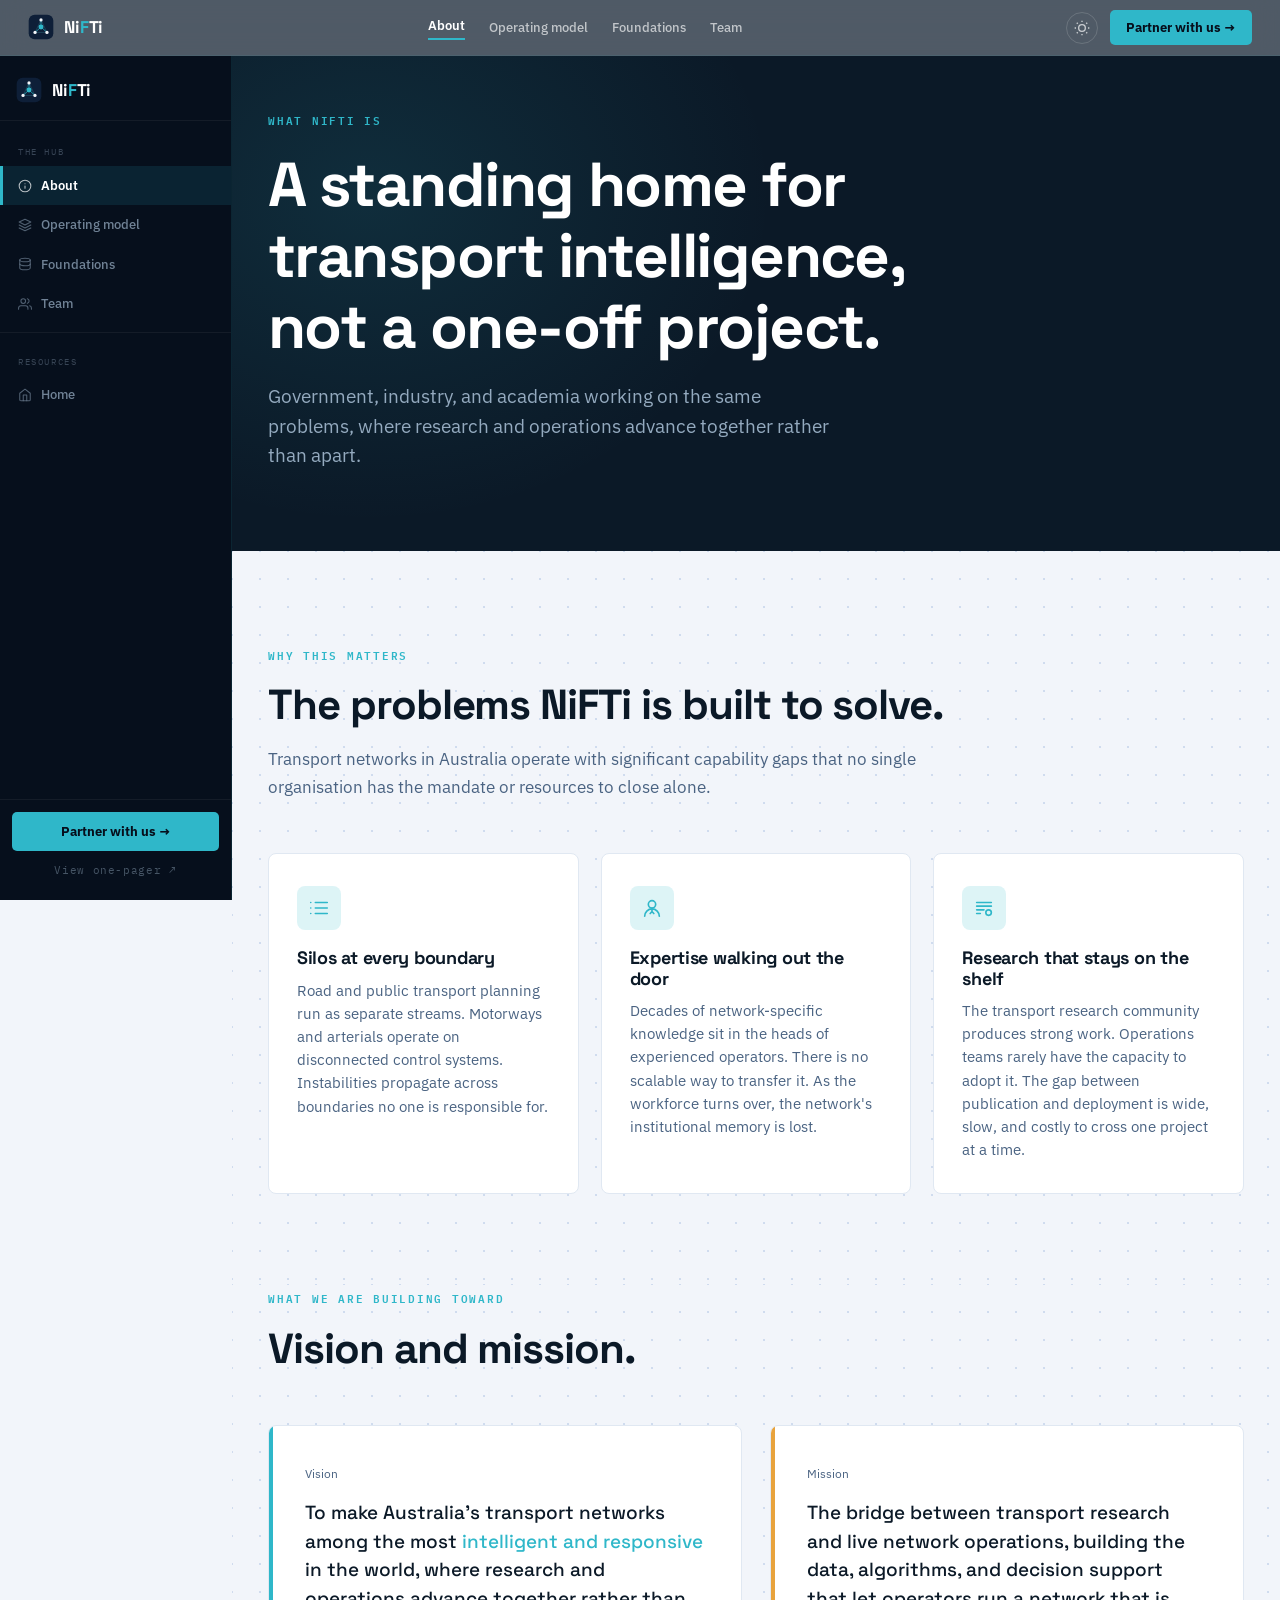
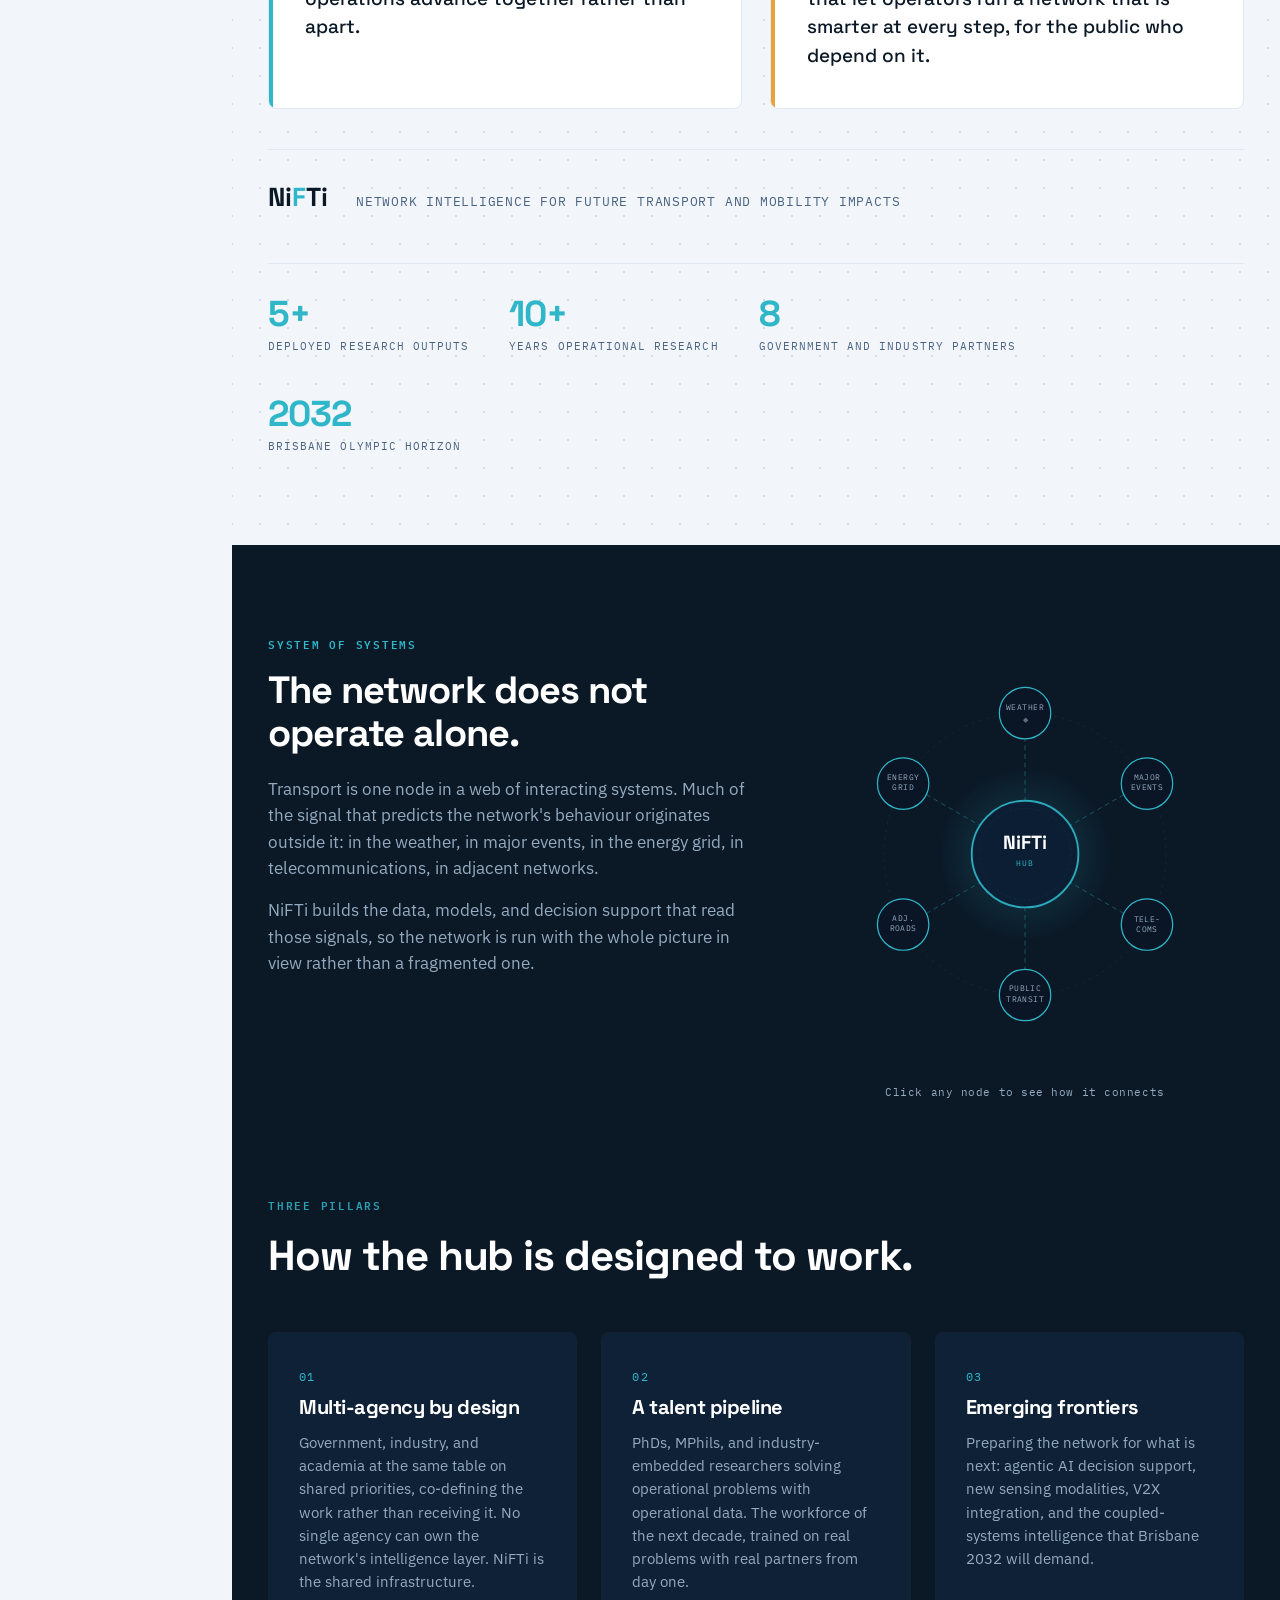
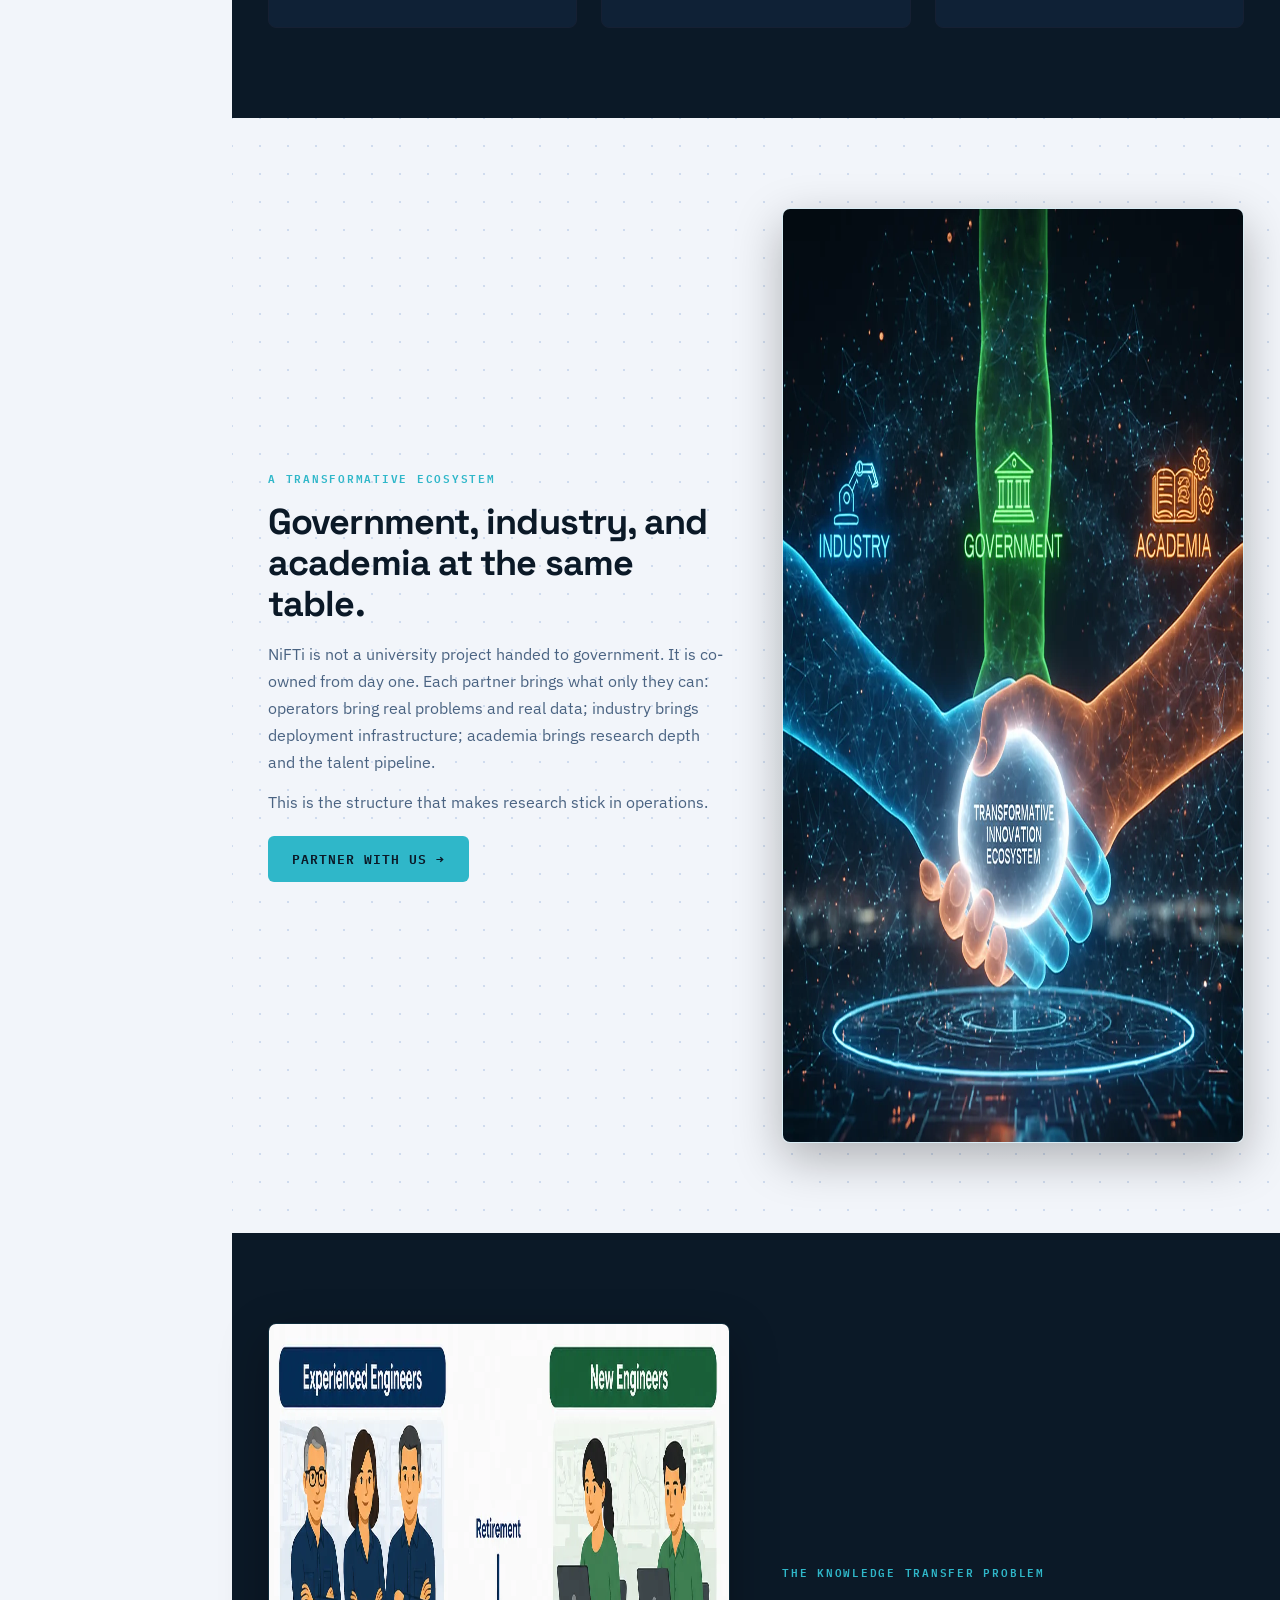
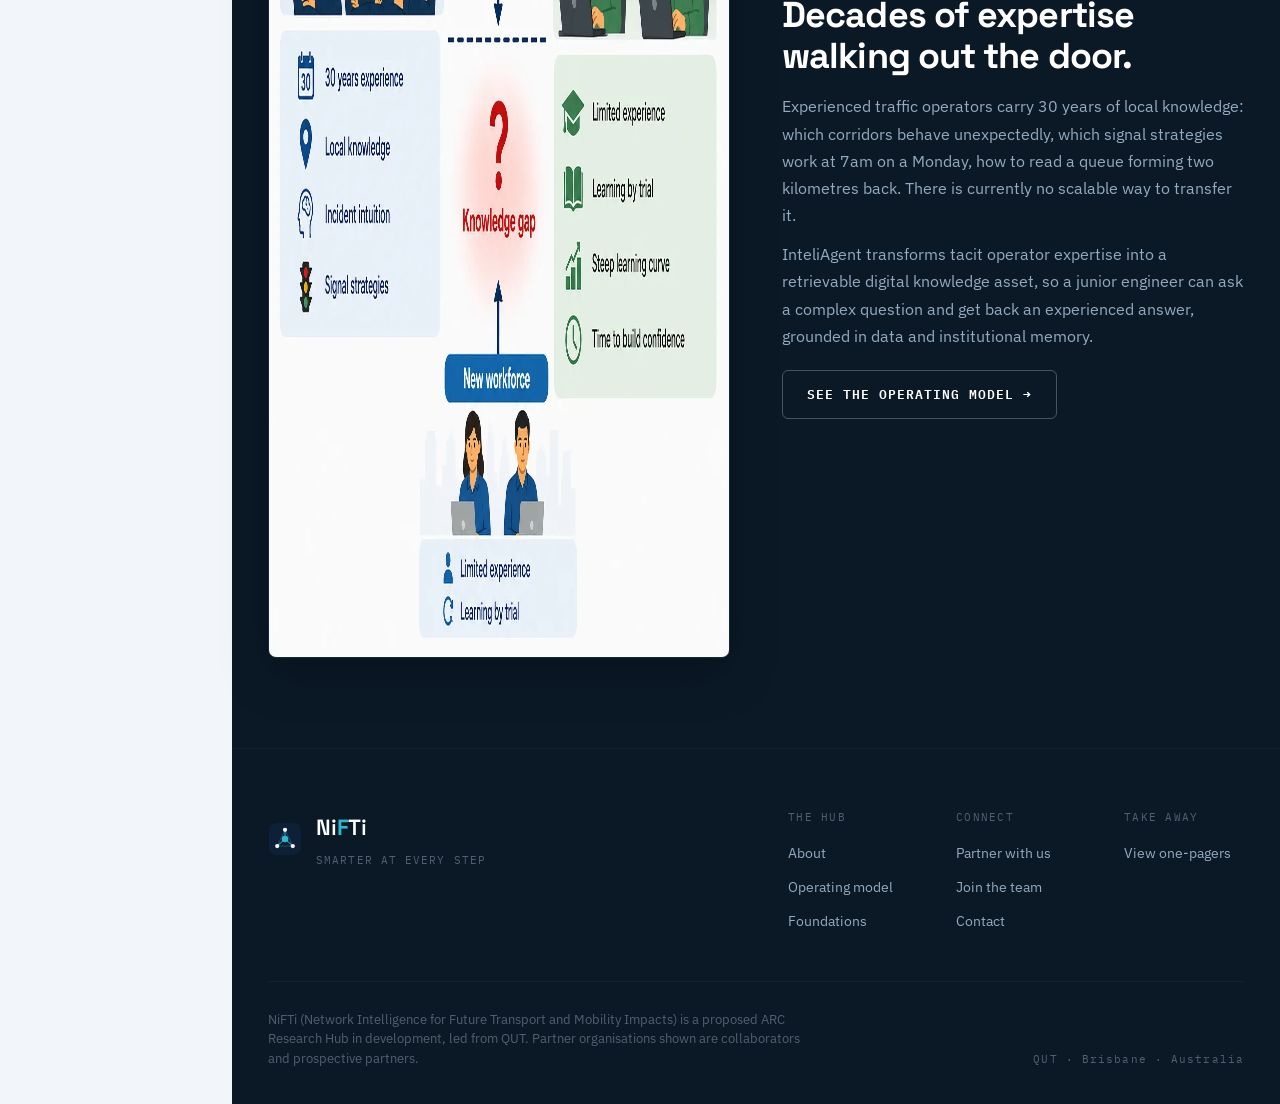
<file: about.html>
﻿<!DOCTYPE html><html lang="en"><head><meta charset="UTF-8">
  <link rel="icon" type="image/svg+xml" href="favicon.svg"><meta name="viewport" content="width=device-width,initial-scale=1.0">
<title>About &middot; NiFTi</title>
<meta name="description" content="Learn about NiFTi's vision, research problems, system-of-systems approach, and innovation pillars for Queensland transport network operations.">
<meta property="og:type" content="website">
<meta property="og:site_name" content="NiFTi Research Hub">
<meta property="og:title" content="About | NiFTi Research Hub">
<meta property="og:description" content="Learn about NiFTi's vision, research problems, system-of-systems approach, and innovation pillars for Queensland transport network operations.">
<meta property="og:url" content="https://abdhulkhadhir.github.io/nifti/about.html">
<link rel="canonical" href="https://abdhulkhadhir.github.io/nifti/about.html">
<meta property="og:image" content="https://abdhulkhadhir.github.io/nifti/assets/images/hero_one_pager_generic.webp">
<meta name="twitter:card" content="summary_large_image">
<meta name="twitter:title" content="About | NiFTi Research Hub">
<meta name="twitter:description" content="Learn about NiFTi's vision, research problems, system-of-systems approach, and innovation pillars for Queensland transport network operations.">
<meta name="twitter:image" content="https://abdhulkhadhir.github.io/nifti/assets/images/hero_one_pager_generic.webp">
<link rel="preconnect" href="https://fonts.googleapis.com"><link rel="preconnect" href="https://fonts.gstatic.com" crossorigin>
<link href="https://fonts.googleapis.com/css2?family=Space+Grotesk:wght@500;600;700&family=IBM+Plex+Sans:wght@400;500;600&family=IBM+Plex+Mono:wght@500;600&display=swap" rel="stylesheet">
<link rel="stylesheet" href="nifti.css">
<style>
/* ── Vision / Mission ── */
.vm-grid{display:grid;grid-template-columns:1fr 1fr;gap:28px}
.vm-card{background:var(--paper-2);border:1px solid var(--line-light);border-radius:8px;padding:38px 36px;position:relative;overflow:hidden}
.vm-card::before{content:"";position:absolute;left:0;top:0;bottom:0;width:4px;background:var(--cyan)}
.vm-card.mission::before{background:var(--amber)}
.vm-card .mono{font-size:12px;color:var(--text-mid);display:block;margin-bottom:16px}
.vm-card p{font-size:19px;line-height:1.5;font-family:var(--display);font-weight:500}
.vm-card p .accent{color:var(--cyan)}
.acro{margin-top:40px;display:flex;flex-wrap:wrap;gap:8px 28px;align-items:baseline;border-top:1px solid var(--line-light);padding-top:26px}
.acro .big{font-family:var(--display);font-weight:700;font-size:26px}.acro .big span{color:var(--cyan)}
.acro .exp{font-family:var(--mono);font-size:13px;letter-spacing:.06em;color:var(--text-mid);text-transform:uppercase}

/* ── Pain points ── */
.pain-grid{display:grid;grid-template-columns:repeat(3,1fr);gap:22px;margin-top:8px}
.pain-card{background:var(--paper-2);border:1px solid var(--line-light);border-radius:8px;padding:32px 28px;transition:transform .25s,box-shadow .25s}
.pain-card:hover{transform:translateY(-4px);box-shadow:0 14px 40px rgba(14,26,43,.10)}
.pain-icon{width:44px;height:44px;border-radius:8px;background:var(--cyan-dim);display:flex;align-items:center;justify-content:center;margin-bottom:18px}
.pain-icon svg{width:22px;height:22px;stroke:var(--cyan);fill:none;stroke-width:1.8;stroke-linecap:round;stroke-linejoin:round}
.pain-card h3{font-size:18px;margin-bottom:10px;letter-spacing:-.015em}
.pain-card p{font-size:14.5px;color:var(--text-mid);line-height:1.6}

/* ── SoS diagram ── */
.sos{display:grid;grid-template-columns:1.1fr 1fr;gap:56px;align-items:start}
.sos-copy h2{font-size:clamp(24px,3vw,38px);color:#fff;margin-bottom:20px}
.sos-copy p{color:var(--text-light);font-size:16.5px;max-width:48ch;margin-bottom:16px;line-height:1.6}
.sos-diagram{position:relative;aspect-ratio:1;max-width:440px;margin:0 auto;width:100%}
.sos-diagram svg{width:100%;height:100%;overflow:visible}

/* SoS SVG animations */
.spoke{stroke-dasharray:5 4;animation:dashFlow 3.2s linear infinite}
.spoke-b{stroke-dasharray:5 4;animation:dashFlow 3.8s linear infinite}
.spoke-c{stroke-dasharray:5 4;animation:dashFlow 2.9s linear infinite}
@keyframes dashFlow{to{stroke-dashoffset:-27}}
.nring{animation:nPulse 3s ease-in-out infinite;transition:stroke .2s,fill .2s}
@keyframes nPulse{0%,100%{stroke-opacity:.45}50%{stroke-opacity:.95}}

/* SoS interactive nodes */
.sos-node{cursor:pointer;transition:opacity .2s}
.sos-node:hover .nring,.sos-node:focus .nring{stroke-opacity:1!important;fill:rgba(47,183,201,.15)}
.sos-node.active .nring{stroke:#fff!important;stroke-width:2!important;fill:rgba(47,183,201,.22)!important;stroke-opacity:1!important;animation:none!important}
.sos-hint{font-family:'IBM Plex Mono',monospace;font-size:11px;color:rgba(148,170,191,.55);letter-spacing:.05em;text-align:center;margin-top:10px}

/* SoS info panel */
.sos-panel{overflow:hidden;max-height:0;transition:max-height .38s cubic-bezier(.4,0,.2,1),opacity .3s;opacity:0;pointer-events:none}
.sos-panel.open{max-height:260px;opacity:1;pointer-events:auto}
.sos-panel-inner{background:rgba(47,183,201,.06);border:1px solid rgba(47,183,201,.25);border-radius:8px;padding:20px 24px;margin-top:20px}
.sp-title{font-family:'Space Grotesk',sans-serif;font-weight:700;font-size:17px;color:#fff;margin-bottom:8px;display:flex;align-items:center;gap:10px}
.sp-dot{width:9px;height:9px;border-radius:50%;background:var(--cyan);flex-shrink:0}
.sp-desc{font-size:14px;color:var(--text-light);line-height:1.6;margin-bottom:12px}
.sp-tools{display:flex;flex-wrap:wrap;gap:6px}
.sp-tag{font-family:'IBM Plex Mono',monospace;font-size:10px;padding:3px 9px;border-radius:14px;background:rgba(47,183,201,.12);color:var(--cyan);letter-spacing:.03em}
.sp-close{font-family:'IBM Plex Mono',monospace;font-size:10px;color:rgba(148,170,191,.5);cursor:pointer;margin-top:10px;display:inline-block;transition:color .15s}
.sp-close:hover{color:var(--cyan)}

/* ── Three pillars ── */
.pillars{display:grid;grid-template-columns:repeat(3,1fr);gap:24px}
.pillar{padding:34px 30px;border:1px solid var(--line-dark);border-radius:8px;background:var(--ink-2);transition:border-color .25s,transform .25s}
.pillar:hover{border-color:rgba(47,183,201,.4);transform:translateY(-3px)}
.pillar h3{font-size:20px;margin-bottom:12px;color:#fff}
.pillar p{color:var(--text-light);font-size:14.5px;line-height:1.6}
.pillar .pn{font-family:var(--mono);font-size:12px;color:var(--cyan);letter-spacing:.1em;margin-bottom:10px}

/* ── Stat callout ── */
.stat-strip{display:flex;gap:40px;flex-wrap:wrap;margin-top:44px;padding-top:32px;border-top:1px solid var(--line-light)}
.stat{display:flex;flex-direction:column}
.stat-val{font-family:var(--display);font-size:36px;font-weight:700;color:var(--cyan);letter-spacing:-.025em;line-height:1}
.stat-lbl{font-family:var(--mono);font-size:10.5px;letter-spacing:.1em;text-transform:uppercase;color:var(--text-mid);margin-top:6px}

@media(max-width:880px){
  .vm-grid,.pain-grid,.pillars{grid-template-columns:1fr}
  .sos{grid-template-columns:1fr;gap:36px}
  .stat-strip{gap:24px}
}
</style></head>
<body>
<nav class="top-bar" id="topBar">
  <a class="tb-brand" href="index.html">
    <svg class="mark" viewBox="0 0 48 48" aria-hidden="true"><rect x="1.25" y="1.25" width="45.5" height="45.5" rx="11" fill="#0E1F38"/><line x1="24" y1="24" x2="24" y2="11" stroke="#2FB7C9" stroke-width="1.4"/><line x1="24" y1="24" x2="13" y2="34" stroke="#2FB7C9" stroke-width="1.4"/><line x1="24" y1="24" x2="35" y2="34" stroke="#2FB7C9" stroke-width="1.4"/><line x1="24" y1="11" x2="35" y2="34" stroke="rgba(95,216,230,.35)" stroke-width="1"/><line x1="24" y1="11" x2="13" y2="34" stroke="rgba(95,216,230,.35)" stroke-width="1"/><line x1="13" y1="34" x2="35" y2="34" stroke="rgba(95,216,230,.35)" stroke-width="1"/><circle cx="24" cy="11" r="3" fill="#F4F6FA"/><circle cx="13" cy="34" r="3" fill="#F4F6FA"/><circle cx="35" cy="34" r="3" fill="#F4F6FA"/><circle cx="24" cy="24" r="4.6" fill="#2FB7C9"/></svg>
    <span class="logo">Ni<b>F</b>Ti</span>
  </a>
  <div class="tb-links" id="tbLinks">
    <a href="about.html">About</a>
    <a href="model.html">Operating model</a>
    <a href="foundations.html">Foundations</a>
    <a href="team.html">Team</a>
  </div>
  <div style="display:flex;align-items:center;gap:12px">
    <button class="theme-toggle" id="themeToggle" aria-label="Toggle light/dark mode" onclick="toggleTheme()">
      <svg id="themeIcon" viewBox="0 0 24 24"><circle cx="12" cy="12" r="5"/><line x1="12" y1="1" x2="12" y2="3"/><line x1="12" y1="21" x2="12" y2="23"/><line x1="4.22" y1="4.22" x2="5.64" y2="5.64"/><line x1="18.36" y1="18.36" x2="19.78" y2="19.78"/><line x1="1" y1="12" x2="3" y2="12"/><line x1="21" y1="12" x2="23" y2="12"/><line x1="4.22" y1="19.78" x2="5.64" y2="18.36"/><line x1="18.36" y1="5.64" x2="19.78" y2="4.22"/></svg>
    </button>
    <a class="tb-cta" href="partner.html">Partner with us &rarr;</a>
    <button class="tb-hamburger" id="tbHamburger" aria-label="Open menu" onclick="toggleMobileNav()">
      <svg viewBox="0 0 24 24"><line x1="3" y1="6" x2="21" y2="6"/><line x1="3" y1="12" x2="21" y2="12"/><line x1="3" y1="18" x2="21" y2="18"/></svg>
    </button>
  </div>
</nav>
<div class="site-layout">
<!-- Hamburger (mobile only) -->
<button class="sb-toggle" id="sbToggle" aria-label="Open navigation" onclick="toggleSidebar()">
  <svg viewBox="0 0 24 24"><line x1="3" y1="6" x2="21" y2="6"/><line x1="3" y1="12" x2="21" y2="12"/><line x1="3" y1="18" x2="21" y2="18"/></svg>
  <span class="sb-toggle-logo">Ni<b>F</b>Ti</span>
</button>
<!-- Sidebar -->
<aside class="sidebar" id="sidebar">
  <div class="sb-head">
    <a href="index.html" class="sb-brand"><svg class="mark" viewBox="0 0 48 48" aria-hidden="true"><rect x="1.25" y="1.25" width="45.5" height="45.5" rx="11" fill="#0E1F38"/><line x1="24" y1="24" x2="24" y2="11" stroke="#2FB7C9" stroke-width="1.4"/><line x1="24" y1="24" x2="13" y2="34" stroke="#2FB7C9" stroke-width="1.4"/><line x1="24" y1="24" x2="35" y2="34" stroke="#2FB7C9" stroke-width="1.4"/><line x1="24" y1="11" x2="35" y2="34" stroke="rgba(95,216,230,.35)" stroke-width="1"/><line x1="24" y1="11" x2="13" y2="34" stroke="rgba(95,216,230,.35)" stroke-width="1"/><line x1="13" y1="34" x2="35" y2="34" stroke="rgba(95,216,230,.35)" stroke-width="1"/><circle cx="24" cy="11" r="3" fill="#F4F6FA"/><circle cx="13" cy="34" r="3" fill="#F4F6FA"/><circle cx="35" cy="34" r="3" fill="#F4F6FA"/><circle cx="24" cy="24" r="4.6" fill="#2FB7C9"/></svg><span class="logo">Ni<b>F</b>Ti</span></a>
    <button class="sb-close" aria-label="Close menu" onclick="toggleSidebar()">&#10005;</button>
  </div>
  <nav class="sb-nav" aria-label="Site navigation">
    <span class="sb-section-label">The hub</span>
    <a href="about.html" class="sb-link active"><svg viewBox="0 0 24 24"><circle cx="12" cy="12" r="10"/><path d="M12 16v-4m0-4h.01"/></svg>About</a>
    <a href="model.html" class="sb-link"><svg viewBox="0 0 24 24"><polygon points="12 2 2 7 12 12 22 7 12 2"/><polyline points="2 17 12 22 22 17"/><polyline points="2 12 12 17 22 12"/></svg>Operating model</a>
    <a href="foundations.html" class="sb-link"><svg viewBox="0 0 24 24"><ellipse cx="12" cy="5" rx="9" ry="3"/><path d="M21 12c0 1.66-4 3-9 3s-9-1.34-9-3"/><path d="M3 5v14c0 1.66 4 3 9 3s9-1.34 9-3V5"/></svg>Foundations</a>
    <a href="team.html" class="sb-link"><svg viewBox="0 0 24 24"><path d="M17 21v-2a4 4 0 00-4-4H5a4 4 0 00-4 4v2"/><circle cx="9" cy="7" r="4"/><path d="M23 21v-2a4 4 0 00-3-3.87"/><path d="M16 3.13a4 4 0 010 7.75"/></svg>Team</a>
    <div class="sb-sep"></div>
    <span class="sb-section-label">Resources</span>
    <a href="index.html" class="sb-link"><svg viewBox="0 0 24 24"><path d="M3 9l9-7 9 7v11a2 2 0 01-2 2H5a2 2 0 01-2-2z"/><polyline points="9 22 9 12 15 12 15 22"/></svg>Home</a>
  </nav>
  <div class="sb-bottom">
    <a href="partner.html" class="sb-cta-btn">Partner with us &rarr;</a>
    <a href="one-pager.html" target="_blank" class="sb-onepager">View one-pager ↗</a>
  </div>
</aside>
<div class="sb-overlay" id="sbOverlay" onclick="toggleSidebar()"></div>
<!-- Main content -->
<main class="site-main">
<header class="pagehead"><div class="glow"></div><div class="wrap">
  <span class="eyebrow">What NiFTi is</span>
  <h1>A standing home for transport intelligence, not a one-off project.</h1>
  <p>Government, industry, and academia working on the same problems, where research and operations advance together rather than apart.</p>
</div></header>

<!-- 1. THE PROBLEM NiFTi EXISTS TO SOLVE -->
<section>
  <div class="wrap">
    <div class="sec-head reveal">
      <span class="eyebrow">Why this matters</span>
      <h2>The problems NiFTi is built to solve.</h2>
      <p>Transport networks in Australia operate with significant capability gaps that no single organisation has the mandate or resources to close alone.</p>
    </div>
    <div class="pain-grid">
      <div class="pain-card reveal">
        <div class="pain-icon">
          <svg viewBox="0 0 24 24"><path d="M8 6h13M8 12h13M8 18h13M3 6h.01M3 12h.01M3 18h.01"/></svg>
        </div>
        <h3>Silos at every boundary</h3>
        <p>Road and public transport planning run as separate streams. Motorways and arterials operate on disconnected control systems. Instabilities propagate across boundaries no one is responsible for.</p>
      </div>
      <div class="pain-card reveal">
        <div class="pain-icon">
          <svg viewBox="0 0 24 24"><circle cx="12" cy="8" r="4"/><path d="M20 21a8 8 0 10-16 0"/><path d="M12 12v4m0 0l-2 2m2-2 2 2"/></svg>
        </div>
        <h3>Expertise walking out the door</h3>
        <p>Decades of network-specific knowledge sit in the heads of experienced operators. There is no scalable way to transfer it. As the workforce turns over, the network's institutional memory is lost.</p>
      </div>
      <div class="pain-card reveal">
        <div class="pain-icon">
          <svg viewBox="0 0 24 24"><path d="M4 6h16M4 10h16M4 14h8m-8 4h4"/><circle cx="17" cy="17" r="3"/></svg>
        </div>
        <h3>Research that stays on the shelf</h3>
        <p>The transport research community produces strong work. Operations teams rarely have the capacity to adopt it. The gap between publication and deployment is wide, slow, and costly to cross one project at a time.</p>
      </div>
    </div>
  </div>
</section>

<!-- 2. VISION AND MISSION -->
<section style="padding-top:0">
  <div class="wrap">
    <div class="sec-head reveal">
      <span class="eyebrow">What we are building toward</span>
      <h2>Vision and mission.</h2>
    </div>
    <div class="vm-grid">
      <div class="vm-card reveal">
        <span class="mono">Vision</span>
        <p>To make Australia's transport networks among the most <span class="accent">intelligent and responsive</span> in the world, where research and operations advance together rather than apart.</p>
      </div>
      <div class="vm-card mission reveal">
        <span class="mono">Mission</span>
        <p>The bridge between transport research and live network operations, building the data, algorithms, and decision support that let operators run a network that is smarter at every step, for the public who depend on it.</p>
      </div>
    </div>
    <div class="acro reveal">
      <span class="big">Ni<span>F</span>Ti</span>
      <span class="exp">Network Intelligence for Future Transport and Mobility Impacts</span>
    </div>
    <div class="stat-strip reveal">
      <div class="stat"><span class="stat-val">5+</span><span class="stat-lbl">Deployed research outputs</span></div>
      <div class="stat"><span class="stat-val">10+</span><span class="stat-lbl">Years operational research</span></div>
      <div class="stat"><span class="stat-val">8</span><span class="stat-lbl">Government and industry partners</span></div>
      <div class="stat"><span class="stat-val">2032</span><span class="stat-lbl">Brisbane Olympic horizon</span></div>
    </div>
  </div>
</section>

<!-- 3. SYSTEM OF SYSTEMS -->
<section class="dark">
  <div class="wrap">
    <div class="sos">
      <div class="sos-copy reveal">
        <span class="eyebrow" style="display:block;margin-bottom:16px">System of systems</span>
        <h2>The network does not operate alone.</h2>
        <p>Transport is one node in a web of interacting systems. Much of the signal that predicts the network's behaviour originates outside it: in the weather, in major events, in the energy grid, in telecommunications, in adjacent networks.</p>
        <p>NiFTi builds the data, models, and decision support that read those signals, so the network is run with the whole picture in view rather than a fragmented one.</p>
      </div>
      <div class="sos-diagram reveal">
        <svg id="sosSvg" viewBox="0 0 460 460" xmlns="http://www.w3.org/2000/svg" aria-label="System of systems diagram — click any outer node to learn how it connects to NiFTi">
          <defs>
            <radialGradient id="hubGrad" cx="50%" cy="50%" r="50%">
              <stop offset="0%" stop-color="#2FB7C9" stop-opacity=".25"/>
              <stop offset="100%" stop-color="#2FB7C9" stop-opacity="0"/>
            </radialGradient>
          </defs>
          <g aria-hidden="true">
          <!-- Orbit ring -->
          <circle cx="230" cy="230" r="148" fill="none" stroke="rgba(47,183,201,.1)" stroke-width="1" stroke-dasharray="3 5"/>
          <!-- Hub glow -->
          <circle cx="230" cy="230" r="90" fill="url(#hubGrad)"/>
          <!-- Spokes -->
          <line x1="230" y1="175" x2="230" y2="107" class="spoke" stroke="#2FB7C9" stroke-width="1" stroke-opacity=".4"/>
          <line x1="267" y1="206" x2="333" y2="168" class="spoke-b" stroke="#2FB7C9" stroke-width="1" stroke-opacity=".4"/>
          <line x1="267" y1="254" x2="333" y2="292" class="spoke-c" stroke="#2FB7C9" stroke-width="1" stroke-opacity=".4"/>
          <line x1="230" y1="285" x2="230" y2="353" class="spoke" stroke="#2FB7C9" stroke-width="1" stroke-opacity=".4"/>
          <line x1="193" y1="254" x2="127" y2="292" class="spoke-b" stroke="#2FB7C9" stroke-width="1" stroke-opacity=".4"/>
          <line x1="193" y1="206" x2="127" y2="168" class="spoke-c" stroke="#2FB7C9" stroke-width="1" stroke-opacity=".4"/>
          </g>
          <!-- Clickable outer nodes -->
          <g class="sos-node" data-node="weather" role="button" tabindex="0" aria-label="Weather Systems">
            <circle cx="230" cy="82" r="34" fill="transparent"/>
            <circle cx="230" cy="82" r="27" fill="rgba(10,22,38,.92)" stroke="#2FB7C9" stroke-width="1.3" class="nring"/>
            <text x="230" y="79" text-anchor="middle" font-family="IBM Plex Mono,monospace" font-size="8.5" fill="#94AABF" letter-spacing=".07em">WEATHER</text>
            <text x="230" y="91" text-anchor="middle" font-family="IBM Plex Mono,monospace" font-size="7" fill="rgba(148,170,191,.6)">&#9670;</text>
          </g>
          <g class="sos-node" data-node="events" role="button" tabindex="0" aria-label="Major Events">
            <circle cx="358" cy="156" r="34" fill="transparent"/>
            <circle cx="358" cy="156" r="27" fill="rgba(10,22,38,.92)" stroke="#2FB7C9" stroke-width="1.3" class="nring"/>
            <text x="358" y="152" text-anchor="middle" font-family="IBM Plex Mono,monospace" font-size="8" fill="#94AABF" letter-spacing=".05em">MAJOR</text>
            <text x="358" y="163" text-anchor="middle" font-family="IBM Plex Mono,monospace" font-size="8" fill="#94AABF" letter-spacing=".05em">EVENTS</text>
          </g>
          <g class="sos-node" data-node="telecoms" role="button" tabindex="0" aria-label="Telecommunications">
            <circle cx="358" cy="304" r="34" fill="transparent"/>
            <circle cx="358" cy="304" r="27" fill="rgba(10,22,38,.92)" stroke="#2FB7C9" stroke-width="1.3" class="nring"/>
            <text x="358" y="301" text-anchor="middle" font-family="IBM Plex Mono,monospace" font-size="8" fill="#94AABF" letter-spacing=".05em">TELE-</text>
            <text x="358" y="312" text-anchor="middle" font-family="IBM Plex Mono,monospace" font-size="8" fill="#94AABF" letter-spacing=".05em">COMS</text>
          </g>
          <g class="sos-node" data-node="transit" role="button" tabindex="0" aria-label="Public Transit">
            <circle cx="230" cy="378" r="34" fill="transparent"/>
            <circle cx="230" cy="378" r="27" fill="rgba(10,22,38,.92)" stroke="#2FB7C9" stroke-width="1.3" class="nring"/>
            <text x="230" y="374" text-anchor="middle" font-family="IBM Plex Mono,monospace" font-size="8" fill="#94AABF" letter-spacing=".05em">PUBLIC</text>
            <text x="230" y="385" text-anchor="middle" font-family="IBM Plex Mono,monospace" font-size="8" fill="#94AABF" letter-spacing=".05em">TRANSIT</text>
          </g>
          <g class="sos-node" data-node="roads" role="button" tabindex="0" aria-label="Adjacent Roads">
            <circle cx="102" cy="304" r="34" fill="transparent"/>
            <circle cx="102" cy="304" r="27" fill="rgba(10,22,38,.92)" stroke="#2FB7C9" stroke-width="1.3" class="nring"/>
            <text x="102" y="300" text-anchor="middle" font-family="IBM Plex Mono,monospace" font-size="8" fill="#94AABF" letter-spacing=".05em">ADJ.</text>
            <text x="102" y="311" text-anchor="middle" font-family="IBM Plex Mono,monospace" font-size="8" fill="#94AABF" letter-spacing=".05em">ROADS</text>
          </g>
          <g class="sos-node" data-node="energy" role="button" tabindex="0" aria-label="Energy Grid">
            <circle cx="102" cy="156" r="34" fill="transparent"/>
            <circle cx="102" cy="156" r="27" fill="rgba(10,22,38,.92)" stroke="#2FB7C9" stroke-width="1.3" class="nring"/>
            <text x="102" y="152" text-anchor="middle" font-family="IBM Plex Mono,monospace" font-size="8" fill="#94AABF" letter-spacing=".05em">ENERGY</text>
            <text x="102" y="163" text-anchor="middle" font-family="IBM Plex Mono,monospace" font-size="8" fill="#94AABF" letter-spacing=".05em">GRID</text>
          </g>
          <!-- Hub -->
          <circle cx="230" cy="230" r="56" fill="#0B1E34" stroke="#2FB7C9" stroke-width="2" stroke-opacity=".9"/>
          <circle cx="230" cy="230" r="48" fill="none" stroke="#2FB7C9" stroke-width=".5" stroke-opacity=".2" stroke-dasharray="2 3"/>
          <text x="230" y="225" text-anchor="middle" font-family="Space Grotesk,sans-serif" font-weight="700" font-size="20" fill="white">NiFTi</text>
          <text x="230" y="243" text-anchor="middle" font-family="IBM Plex Mono,monospace" font-size="8" letter-spacing=".14em" fill="#2FB7C9">HUB</text>
        </svg>
        <p class="sos-hint">Click any node to see how it connects</p>
        <!-- Info panel -->
        <div class="sos-panel" id="sosPanel">
          <div class="sos-panel-inner">
            <div class="sp-title"><span class="sp-dot"></span><span id="spTitle"></span></div>
            <p class="sp-desc" id="spDesc"></p>
            <div class="sp-tools" id="spTools"></div>
            <span class="sp-close" onclick="sosClose()">&#10005; Close</span>
          </div>
        </div>
      </div>
    </div>
  </div>
</section>

<!-- 4. THREE PILLARS -->
<section class="dark" style="padding-top:0">
  <div class="wrap">
    <div class="sec-head on-dark reveal"><span class="eyebrow">Three pillars</span><h2>How the hub is designed to work.</h2></div>
    <div class="pillars">
      <div class="pillar reveal">
        <div class="pn">01</div>
        <h3>Multi-agency by design</h3>
        <p>Government, industry, and academia at the same table on shared priorities, co-defining the work rather than receiving it. No single agency can own the network's intelligence layer. NiFTi is the shared infrastructure.</p>
      </div>
      <div class="pillar reveal">
        <div class="pn">02</div>
        <h3>A talent pipeline</h3>
        <p>PhDs, MPhils, and industry-embedded researchers solving operational problems with operational data. The workforce of the next decade, trained on real problems with real partners from day one.</p>
      </div>
      <div class="pillar reveal">
        <div class="pn">03</div>
        <h3>Emerging frontiers</h3>
        <p>Preparing the network for what is next: agentic AI decision support, new sensing modalities, V2X integration, and the coupled-systems intelligence that Brisbane 2032 will demand.</p>
      </div>
    </div>
  </div>
</section>

<!-- 5. PARTNERSHIP ECOSYSTEM -->
<section>
  <div class="wrap pair">
    <div class="pair-copy reveal">
      <span class="eyebrow" style="display:block;margin-bottom:14px">A transformative ecosystem</span>
      <h2>Government, industry, and academia at the same table.</h2>
      <p>NiFTi is not a university project handed to government. It is co-owned from day one. Each partner brings what only they can: operators bring real problems and real data; industry brings deployment infrastructure; academia brings research depth and the talent pipeline.</p>
      <p>This is the structure that makes research stick in operations.</p>
      <a class="btn btn-primary" href="partner.html" style="margin-top:8px">Partner with us &rarr;</a>
    </div>
    <div class="reveal glow-img">
      <div class="diagram-frame"><img src="assets/images/partnership-ecosystem.webp" width="1400" height="933" alt="Industry, Government and Academia together in a transformative innovation ecosystem" loading="lazy"></div>
    </div>
  </div>
</section>

<!-- 6. KNOWLEDGE TRANSFER -->
<section class="dark">
  <div class="wrap pair flip">
    <div class="pair-copy on-dark reveal">
      <span class="eyebrow" style="display:block;margin-bottom:14px">The knowledge transfer problem</span>
      <h2>Decades of expertise walking out the door.</h2>
      <p style="color:var(--text-light)">Experienced traffic operators carry 30 years of local knowledge: which corridors behave unexpectedly, which signal strategies work at 7am on a Monday, how to read a queue forming two kilometres back. There is currently no scalable way to transfer it.</p>
      <p style="color:var(--text-light)">InteliAgent transforms tacit operator expertise into a retrievable digital knowledge asset, so a junior engineer can ask a complex question and get back an experienced answer, grounded in data and institutional memory.</p>
      <a class="btn btn-ghost" href="model.html" style="margin-top:8px">See the operating model &rarr;</a>
    </div>
    <div class="reveal">
      <div class="diagram-frame"><img src="assets/images/knowledge-gap.webp" width="1400" height="933" alt="The knowledge gap between experienced and new traffic engineers" loading="lazy"></div>
    </div>
  </div>
</section>

<footer>
  <div class="wrap">
    <div class="foot-top">
      <div class="foot-brand"><svg class="mark" viewBox="0 0 48 48" aria-hidden="true"><rect x="1.25" y="1.25" width="45.5" height="45.5" rx="11" fill="#0E1F38"/><line x1="24" y1="24" x2="24" y2="11" stroke="#2FB7C9" stroke-width="1.4"/><line x1="24" y1="24" x2="13" y2="34" stroke="#2FB7C9" stroke-width="1.4"/><line x1="24" y1="24" x2="35" y2="34" stroke="#2FB7C9" stroke-width="1.4"/><line x1="24" y1="11" x2="35" y2="34" stroke="rgba(95,216,230,.35)" stroke-width="1"/><line x1="24" y1="11" x2="13" y2="34" stroke="rgba(95,216,230,.35)" stroke-width="1"/><line x1="13" y1="34" x2="35" y2="34" stroke="rgba(95,216,230,.35)" stroke-width="1"/><circle cx="24" cy="11" r="3" fill="#F4F6FA"/><circle cx="13" cy="34" r="3" fill="#F4F6FA"/><circle cx="35" cy="34" r="3" fill="#F4F6FA"/><circle cx="24" cy="24" r="4.6" fill="#2FB7C9"/></svg><div><div class="logo">Ni<b>F</b>Ti</div><div class="sig">Smarter at every step</div></div></div>
      <div class="foot-cols">
        <div class="foot-col"><span class="mono">The hub</span><a href="about.html">About</a><a href="model.html">Operating model</a><a href="foundations.html">Foundations</a></div>
        <div class="foot-col"><span class="mono">Connect</span><a href="partner.html">Partner with us</a><a href="team.html">Join the team</a><a href="mailto:ashish.bhaskar@qut.edu.au">Contact</a></div>
        <div class="foot-col"><span class="mono">Take away</span><a href="one-pager.html" target="_blank">View one-pagers</a></div>
      </div>
    </div>
    <div class="foot-bottom">
      <span class="note">NiFTi (Network Intelligence for Future Transport and Mobility Impacts) is a proposed ARC Research Hub in development, led from QUT. Partner organisations shown are collaborators and prospective partners.</span>
      <span class="mono">QUT &middot; Brisbane &middot; Australia</span>
    </div>
  </div>
</footer>
</main></div><!-- end .site-layout -->
<script src="nifti.js"></script>
<script>
/* ── Interactive SoS diagram ─────────────────────────────── */
var sosData = {
  weather: {
    label: 'Weather Systems',
    desc: 'Real-time weather feeds NiFTi\'s WiSe/WRVSL system, which dynamically sets variable speed limits based on rainfall intensity, visibility, and crash risk probability — the single biggest non-traffic factor affecting network safety.',
    tools: ['WiSe', 'WRVSL', 'Crash risk prediction']
  },
  events: {
    label: 'Major Events',
    desc: 'Event schedules and predicted crowd-movement patterns feed ANSPA progression signal control, adapting corridor timings to manage high-density pedestrian and vehicle flows during concerts, sporting events, and festivals.',
    tools: ['ANSPA', 'Corridor signal coordination', 'Progression control']
  },
  telecoms: {
    label: 'Telecommunications',
    desc: 'Bluetooth and WiFi MAC address scanning from mobile devices provides journey time estimates, origin-destination matrices, and multimodal travel behaviour data — without intrusive loop detectors or camera infrastructure.',
    tools: ['Bluetooth OD estimation', 'OPTIMA', 'Travel time analytics']
  },
  transit: {
    label: 'Public Transit',
    desc: 'GTFS feeds, transit smartcard data, and real-time bus position data let NiFTi model multimodal behaviour and evaluate service performance. GLiVe provides live transit-network visibility for operators.',
    tools: ['GLiVe', 'GTFS analytics', 'Transit performance evaluation']
  },
  roads: {
    label: 'Adjacent Road Networks',
    desc: 'Cross-boundary and arterial data from neighbouring jurisdictions and local government networks informs motorway on-ramp metering decisions, incident detection, and network-wide diversion routing.',
    tools: ['OPTIMA', 'Ramp metering', 'InteliAgent decision support']
  },
  energy: {
    label: 'Energy Grid',
    desc: 'Power infrastructure constraints and consumption patterns are an emerging input as the network evolves to accommodate EV charging loads, smart signal infrastructure, and V2X (vehicle-to-everything) integration.',
    tools: ['Emerging frontier', 'EV integration', 'V2X research']
  }
};

document.querySelectorAll('.sos-node').forEach(function(node) {
  node.addEventListener('click', function() { sosOpen(node.dataset.node); });
  node.addEventListener('keydown', function(e) {
    if (e.key === 'Enter' || e.key === ' ') { e.preventDefault(); sosOpen(node.dataset.node); }
  });
});

function sosOpen(key) {
  var data = sosData[key];
  if (!data) return;
  document.querySelectorAll('.sos-node').forEach(function(n) { n.classList.remove('active'); });
  var activeNode = document.querySelector('.sos-node[data-node="' + key + '"]');
  if (activeNode) activeNode.classList.add('active');
  document.getElementById('spTitle').textContent = data.label;
  document.getElementById('spDesc').textContent = data.desc;
  document.getElementById('spTools').innerHTML = data.tools.map(function(t) {
    return '<span class="sp-tag">' + t + '</span>';
  }).join('');
  document.getElementById('sosPanel').classList.add('open');
}

window.sosClose = function() {
  document.getElementById('sosPanel').classList.remove('open');
  document.querySelectorAll('.sos-node').forEach(function(n) { n.classList.remove('active'); });
};
</script>
</body></html>
</file>
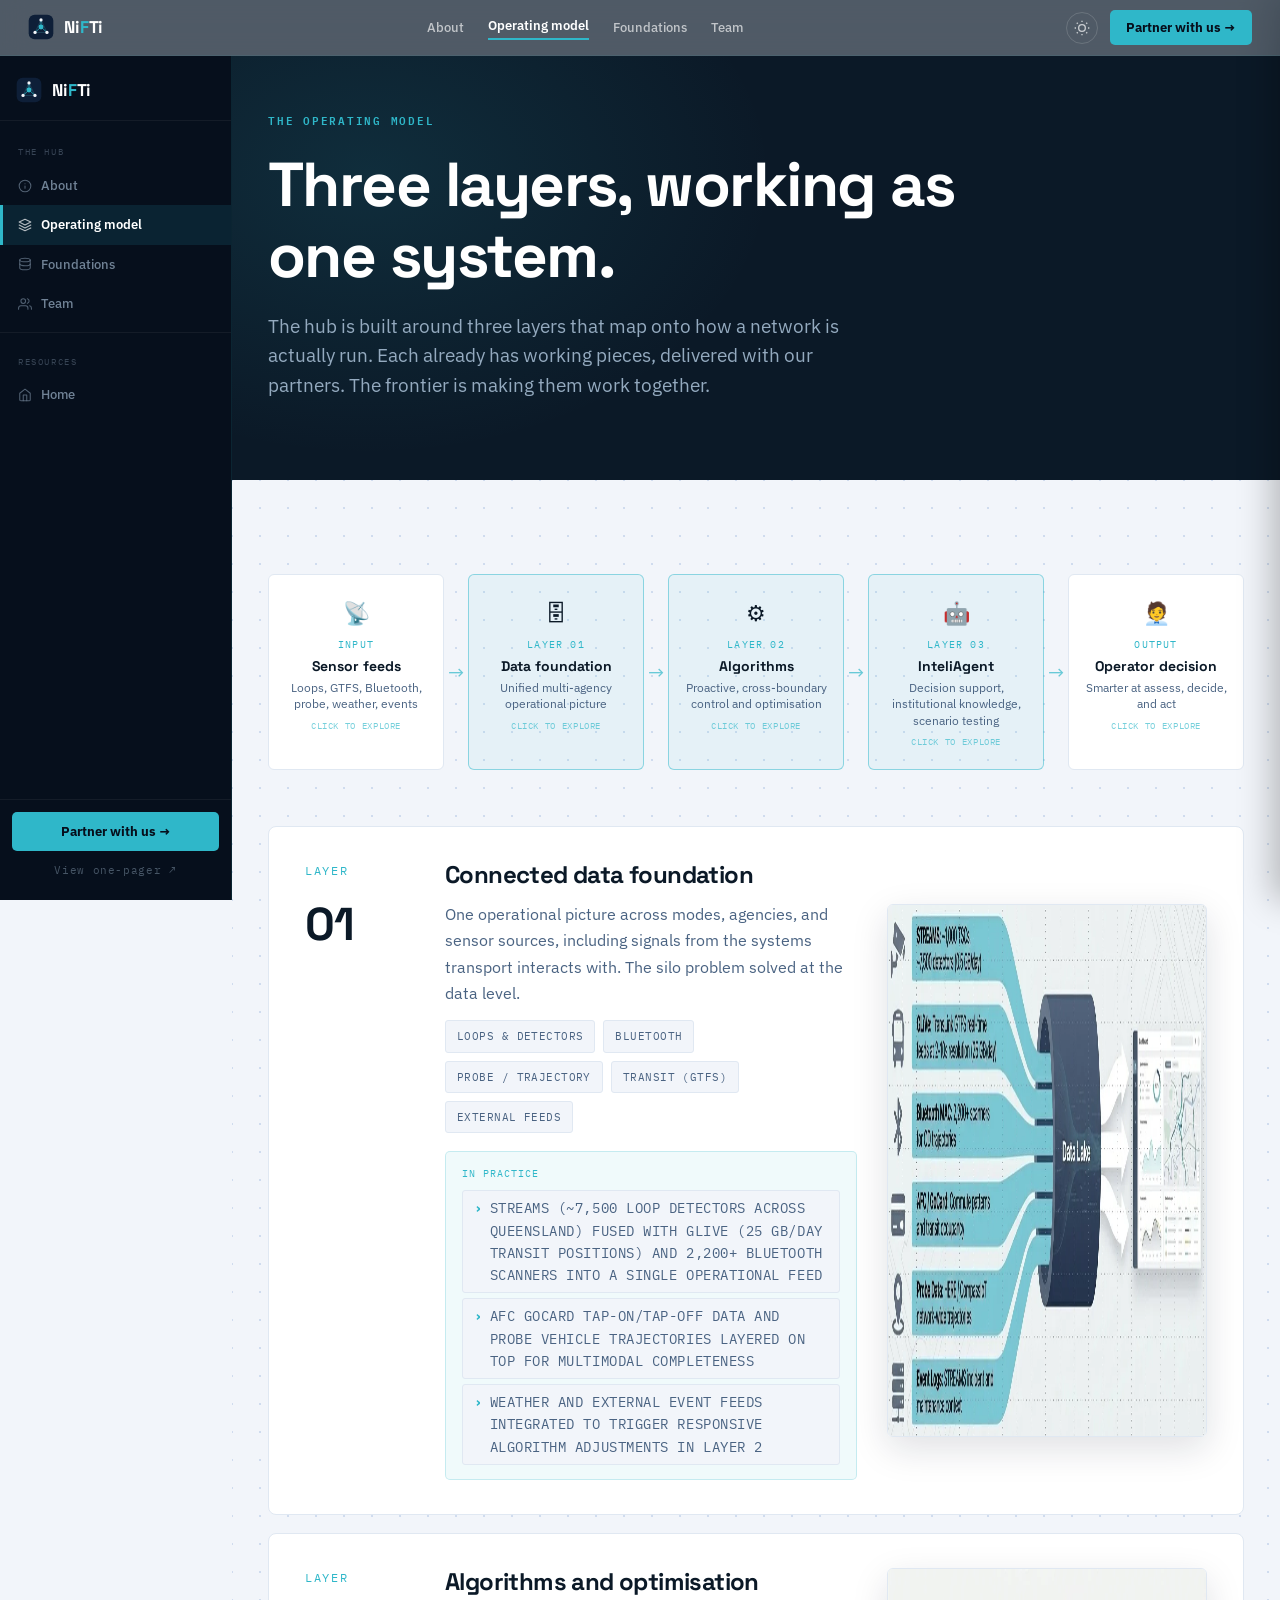
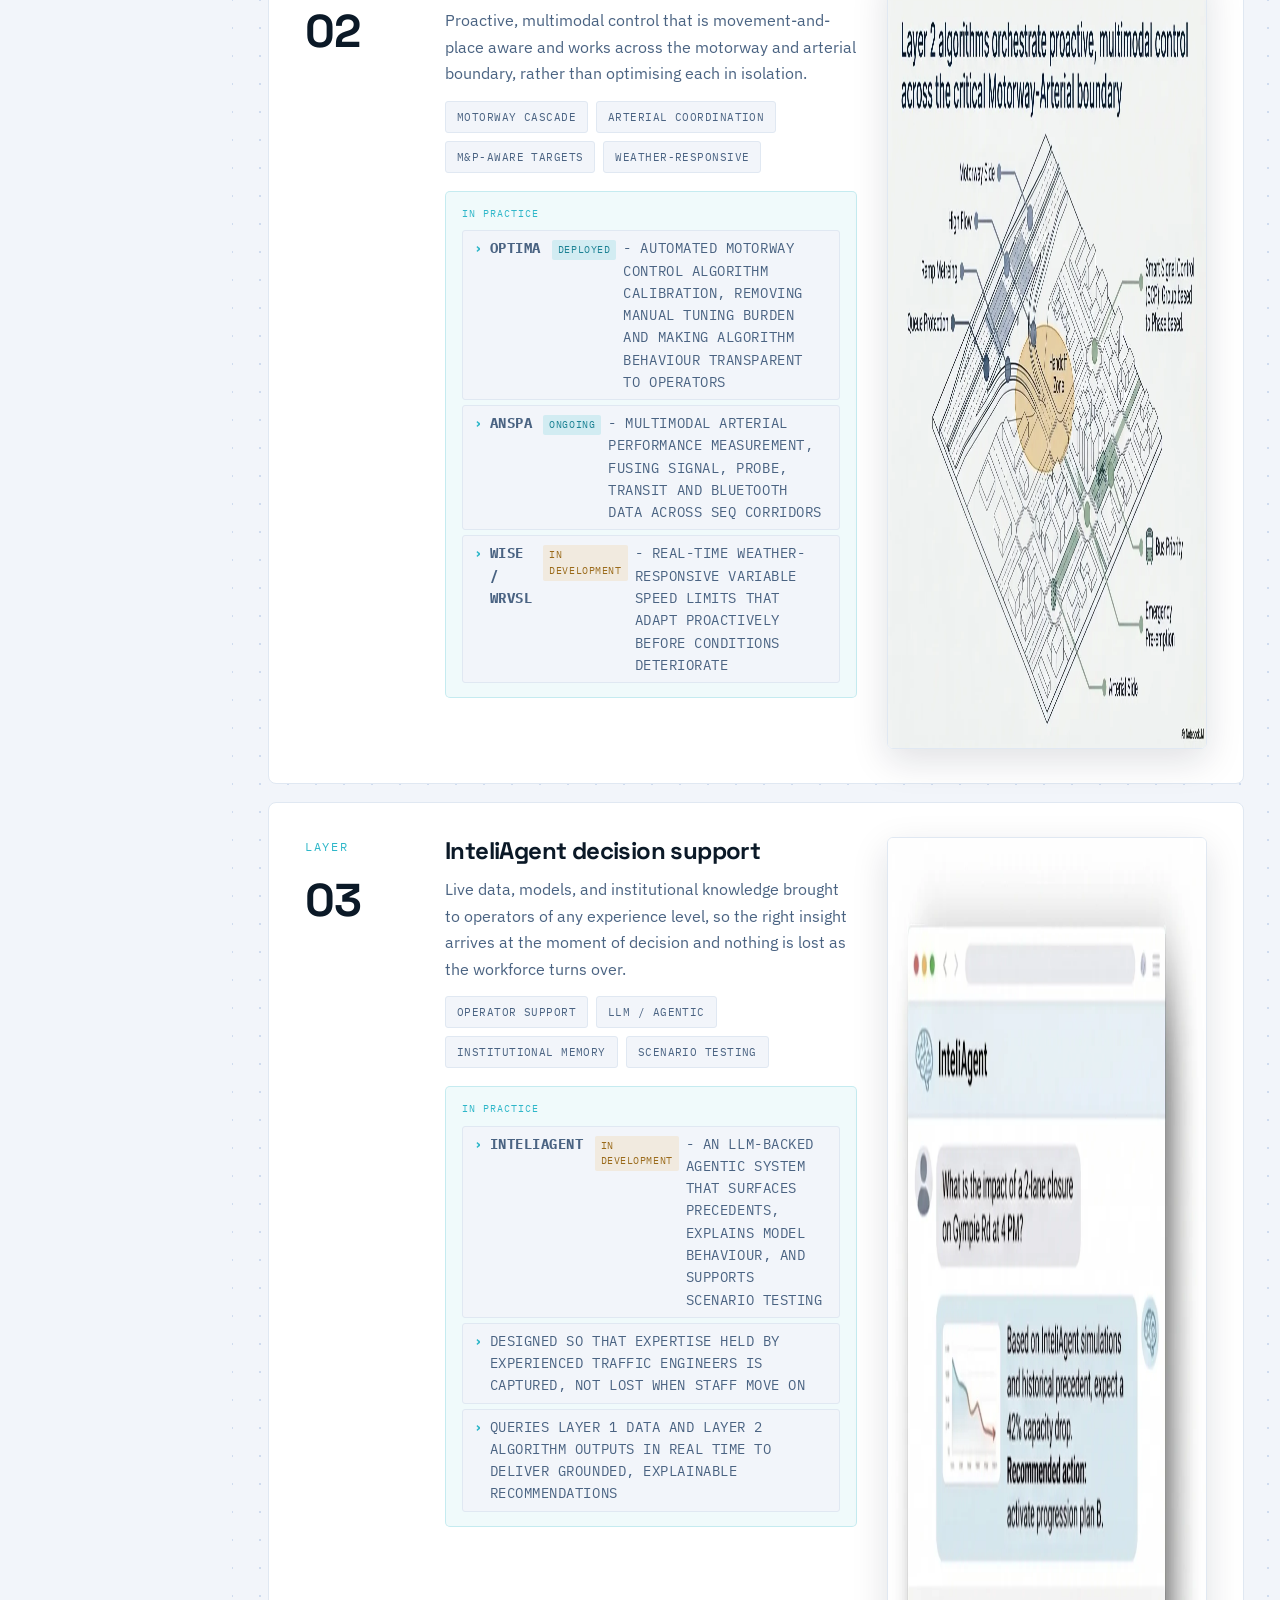
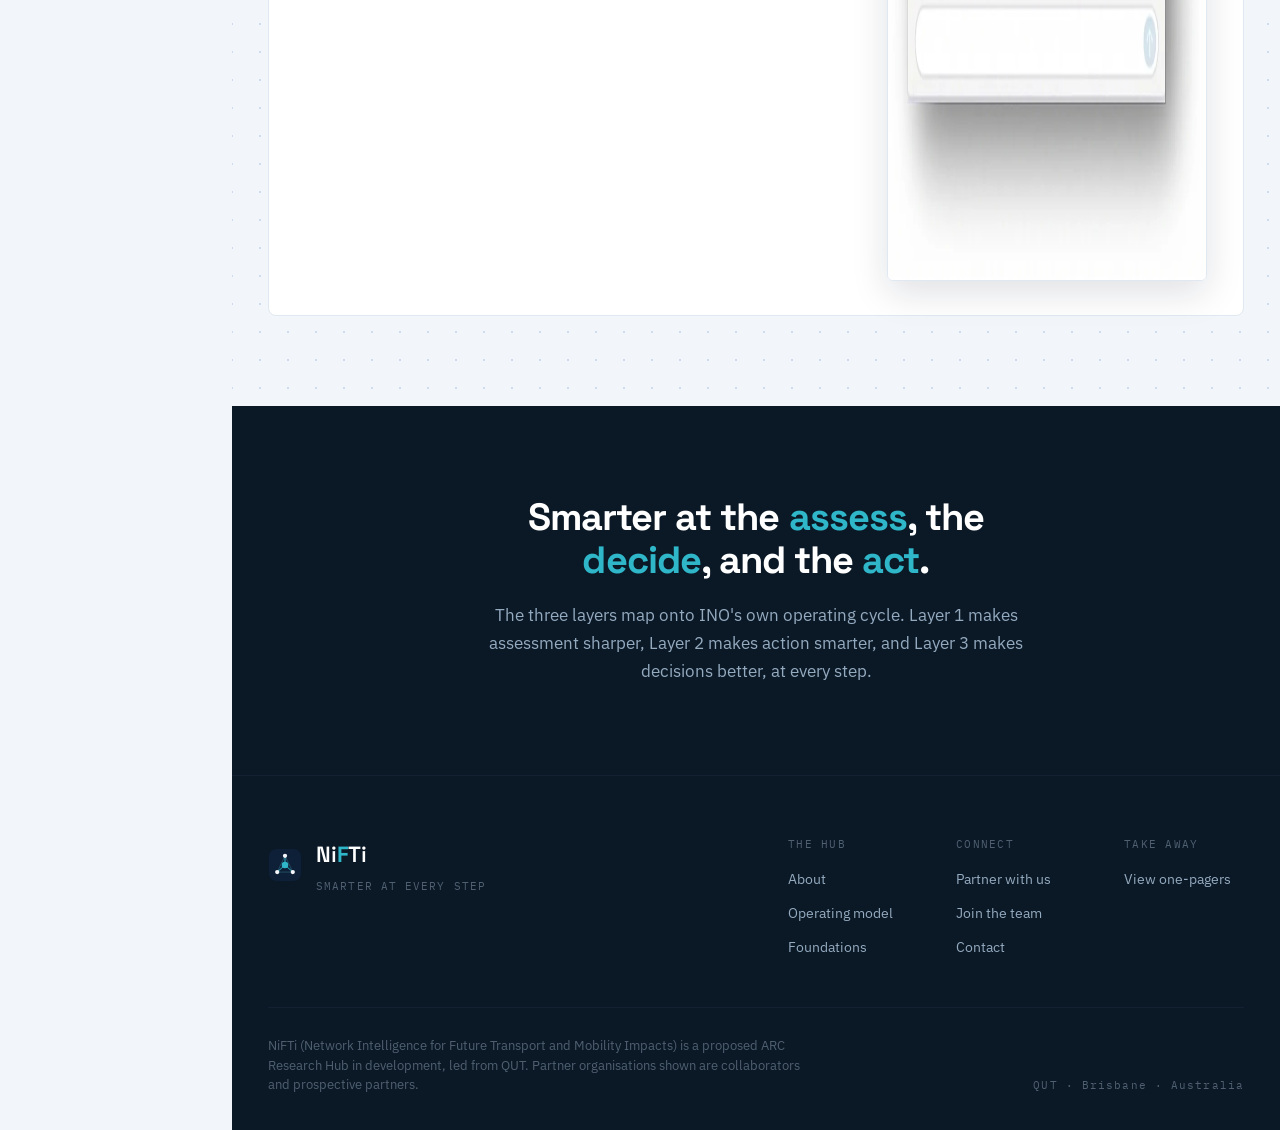
<file: model.html>
﻿<!DOCTYPE html><html lang="en"><head><meta charset="UTF-8">
  <link rel="icon" type="image/svg+xml" href="favicon.svg"><meta name="viewport" content="width=device-width,initial-scale=1.0">
<title>Operating model &middot; NiFTi</title>
<meta name="description" content="NiFTi's three-layer operating model connects real-time data, algorithms, and AI decision support to transform how transport networks are managed.">
<meta property="og:type" content="website">
<meta property="og:site_name" content="NiFTi Research Hub">
<meta property="og:title" content="Operating Model | NiFTi Research Hub">
<meta property="og:description" content="NiFTi's three-layer operating model connects real-time data, algorithms, and AI decision support to transform how transport networks are managed.">
<meta property="og:url" content="https://abdhulkhadhir.github.io/nifti/model.html">
<link rel="canonical" href="https://abdhulkhadhir.github.io/nifti/model.html">
<meta property="og:image" content="https://abdhulkhadhir.github.io/nifti/assets/images/hero_one_pager_generic.webp">
<meta name="twitter:card" content="summary_large_image">
<meta name="twitter:title" content="Operating Model | NiFTi Research Hub">
<meta name="twitter:description" content="NiFTi's three-layer operating model connects real-time data, algorithms, and AI decision support to transform how transport networks are managed.">
<meta name="twitter:image" content="https://abdhulkhadhir.github.io/nifti/assets/images/hero_one_pager_generic.webp">
<link rel="preconnect" href="https://fonts.googleapis.com"><link rel="preconnect" href="https://fonts.gstatic.com" crossorigin>
<link href="https://fonts.googleapis.com/css2?family=Space+Grotesk:wght@500;600;700&family=IBM+Plex+Sans:wght@400;500;600&family=IBM+Plex+Mono:wght@500;600&display=swap" rel="stylesheet">
<link rel="stylesheet" href="nifti.css">
<style>
.layers{display:flex;flex-direction:column;gap:18px}
.layer{display:grid;grid-template-columns:110px 1fr 320px;gap:30px;align-items:flex-start;background:var(--paper-2);border:1px solid var(--line-light);border-radius:8px;padding:34px 36px;transition:transform .25s,border-color .25s}
.layer:hover{transform:translateX(5px);border-color:rgba(47,183,201,.45);box-shadow:0 8px 32px rgba(14,26,43,.07)}
.layer .lnum{font-family:var(--mono);font-size:12px;letter-spacing:.14em;color:var(--cyan);text-transform:uppercase}
.layer .lnum b{display:block;font-family:var(--display);font-size:46px;font-weight:700;color:var(--text-dark);letter-spacing:-.02em;margin-top:6px}
.layer h3{font-size:24px;margin-bottom:12px}
.layer p{color:var(--text-mid);font-size:16px;max-width:60ch;margin-bottom:14px}
.layer ul{list-style:none;display:flex;flex-wrap:wrap;gap:8px;margin-bottom:18px}
.layer li{font-family:var(--mono);font-size:11px;letter-spacing:.04em;text-transform:uppercase;color:var(--text-mid);background:var(--paper);border:1px solid var(--line-light);border-radius:3px;padding:6px 11px}
.layer-vis{align-self:center}
.layer-vis img{width:100%;border-radius:6px;box-shadow:0 12px 36px rgba(14,26,43,.13);border:1px solid var(--line-light)}
/* Deployed in practice callout */
.dip{background:rgba(47,183,201,.07);border:1px solid rgba(47,183,201,.22);border-radius:5px;padding:14px 16px}
.dip-label{font-family:var(--mono);font-size:10px;letter-spacing:.1em;text-transform:uppercase;color:var(--cyan);margin-bottom:8px}
.dip ul{list-style:none;display:flex;flex-direction:column;gap:5px;margin:0}
.dip li{font-size:13.5px;color:var(--text-mid);display:flex;align-items:baseline;gap:7px}
.dip li::before{content:"›";color:var(--cyan);font-weight:700;flex-shrink:0}
.dip .badge{font-family:var(--mono);font-size:9.5px;letter-spacing:.06em;text-transform:uppercase;padding:2px 6px;border-radius:2px;margin-left:4px;vertical-align:middle}
.badge-live{background:rgba(47,183,201,.16);color:#1C8294}
.badge-dev{background:rgba(232,163,61,.14);color:#9a6a1a}
/* Pipeline diagram */
.pipeline{display:flex;align-items:stretch;gap:0;overflow-x:auto;padding:4px 0 8px;margin-bottom:48px}
.pipe-node{flex:1;min-width:130px;background:var(--paper-2);border:1px solid var(--line-light);border-radius:6px;padding:20px 16px;text-align:center;position:relative}
.pipe-node .pn-icon{font-size:22px;margin-bottom:6px}
.pipe-node .pn-num{font-family:var(--mono);font-size:10px;letter-spacing:.12em;color:var(--cyan);text-transform:uppercase;margin-bottom:4px}
.pipe-node .pn-title{font-family:var(--display);font-weight:700;font-size:14px;color:var(--text-dark);line-height:1.25}
.pipe-node .pn-sub{font-size:11.5px;color:var(--text-mid);margin-top:5px;line-height:1.4}
.pipe-arrow{display:flex;align-items:center;padding:0 4px;color:var(--cyan);font-size:20px;flex-shrink:0;opacity:.7}
.pipe-node.highlight{border-color:rgba(47,183,201,.5);background:rgba(47,183,201,.06)}
/* Clickable pipeline nodes */
.pipe-node[data-node]{cursor:pointer;transition:border-color .18s,background .18s,transform .18s}
.pipe-node[data-node]:hover,.pipe-node[data-node].active{border-color:var(--cyan);background:rgba(47,183,201,.1);transform:translateY(-2px)}
.pipe-node[data-node] .pn-hint{font-family:var(--mono);font-size:9px;letter-spacing:.07em;color:var(--cyan);opacity:.65;margin-top:6px;text-transform:uppercase}
/* Pipeline info panel */
#pipePanel{position:fixed;right:0;top:0;height:100%;width:340px;max-width:92vw;background:var(--ink);border-left:1px solid var(--line-dark);padding:32px 26px 32px;transform:translateX(100%);transition:transform .3s ease;z-index:400;overflow-y:auto;box-shadow:-8px 0 32px rgba(0,0,0,.25)}
#pipePanel.open{transform:translateX(0)}
.pp-close{position:absolute;top:18px;right:18px;background:none;border:none;cursor:pointer;color:var(--text-mid);line-height:1;font-size:20px;padding:4px 8px}
.pp-close:hover{color:var(--text-light)}
.pp-eyebrow{font-family:var(--mono);font-size:10px;letter-spacing:.12em;text-transform:uppercase;color:var(--cyan);margin-bottom:8px}
.pp-title{font-family:var(--display);font-weight:700;font-size:20px;color:var(--text-light);margin-bottom:14px;line-height:1.25}
.pp-desc{font-size:14.5px;color:var(--text-mid);line-height:1.75;margin-bottom:18px}
.pp-items{list-style:none;display:flex;flex-direction:column;gap:7px;margin-bottom:20px}
.pp-items li{font-size:13px;color:var(--text-mid);display:flex;align-items:baseline;gap:8px;line-height:1.5}
.pp-items li::before{content:"›";color:var(--cyan);font-weight:700;flex-shrink:0}
.pp-tags{display:flex;flex-wrap:wrap;gap:6px}
.pp-tag{font-family:var(--mono);font-size:10px;letter-spacing:.05em;padding:4px 10px;border-radius:3px;border:1px solid rgba(47,183,201,.3);color:var(--cyan);background:rgba(47,183,201,.07)}
#ppOverlay{display:none;position:fixed;inset:0;background:rgba(0,0,0,.35);z-index:399}
#ppOverlay.open{display:block}
@media(max-width:960px){.layer{grid-template-columns:80px 1fr;gap:18px;padding:24px}.layer .lnum b{font-size:32px}.layer-vis{grid-column:1/-1}}
@media(max-width:600px){.layer{grid-template-columns:1fr;padding:22px}.pipeline{flex-direction:column;gap:10px}.pipe-arrow{transform:rotate(90deg)}}
</style></head>
<body>
<nav class="top-bar" id="topBar">
  <a class="tb-brand" href="index.html">
    <svg class="mark" viewBox="0 0 48 48" aria-hidden="true"><rect x="1.25" y="1.25" width="45.5" height="45.5" rx="11" fill="#0E1F38"/><line x1="24" y1="24" x2="24" y2="11" stroke="#2FB7C9" stroke-width="1.4"/><line x1="24" y1="24" x2="13" y2="34" stroke="#2FB7C9" stroke-width="1.4"/><line x1="24" y1="24" x2="35" y2="34" stroke="#2FB7C9" stroke-width="1.4"/><line x1="24" y1="11" x2="35" y2="34" stroke="rgba(95,216,230,.35)" stroke-width="1"/><line x1="24" y1="11" x2="13" y2="34" stroke="rgba(95,216,230,.35)" stroke-width="1"/><line x1="13" y1="34" x2="35" y2="34" stroke="rgba(95,216,230,.35)" stroke-width="1"/><circle cx="24" cy="11" r="3" fill="#F4F6FA"/><circle cx="13" cy="34" r="3" fill="#F4F6FA"/><circle cx="35" cy="34" r="3" fill="#F4F6FA"/><circle cx="24" cy="24" r="4.6" fill="#2FB7C9"/></svg>
    <span class="logo">Ni<b>F</b>Ti</span>
  </a>
  <div class="tb-links" id="tbLinks">
    <a href="about.html">About</a>
    <a href="model.html">Operating model</a>
    <a href="foundations.html">Foundations</a>
    <a href="team.html">Team</a>
  </div>
  <div style="display:flex;align-items:center;gap:12px">
    <button class="theme-toggle" id="themeToggle" aria-label="Toggle light/dark mode" onclick="toggleTheme()">
      <svg id="themeIcon" viewBox="0 0 24 24"><circle cx="12" cy="12" r="5"/><line x1="12" y1="1" x2="12" y2="3"/><line x1="12" y1="21" x2="12" y2="23"/><line x1="4.22" y1="4.22" x2="5.64" y2="5.64"/><line x1="18.36" y1="18.36" x2="19.78" y2="19.78"/><line x1="1" y1="12" x2="3" y2="12"/><line x1="21" y1="12" x2="23" y2="12"/><line x1="4.22" y1="19.78" x2="5.64" y2="18.36"/><line x1="18.36" y1="5.64" x2="19.78" y2="4.22"/></svg>
    </button>
    <a class="tb-cta" href="partner.html">Partner with us &rarr;</a>
    <button class="tb-hamburger" id="tbHamburger" aria-label="Open menu" onclick="toggleMobileNav()">
      <svg viewBox="0 0 24 24"><line x1="3" y1="6" x2="21" y2="6"/><line x1="3" y1="12" x2="21" y2="12"/><line x1="3" y1="18" x2="21" y2="18"/></svg>
    </button>
  </div>
</nav>
<div class="site-layout">
<button class="sb-toggle" id="sbToggle" aria-label="Open navigation" onclick="toggleSidebar()"><svg viewBox="0 0 24 24"><line x1="3" y1="6" x2="21" y2="6"/><line x1="3" y1="12" x2="21" y2="12"/><line x1="3" y1="18" x2="21" y2="18"/></svg><span class="sb-toggle-logo">Ni<b>F</b>Ti</span></button>
<aside class="sidebar" id="sidebar"><div class="sb-head"><a href="index.html" class="sb-brand"><svg class="mark" viewBox="0 0 48 48" aria-hidden="true"><rect x="1.25" y="1.25" width="45.5" height="45.5" rx="11" fill="#0E1F38"/><line x1="24" y1="24" x2="24" y2="11" stroke="#2FB7C9" stroke-width="1.4"/><line x1="24" y1="24" x2="13" y2="34" stroke="#2FB7C9" stroke-width="1.4"/><line x1="24" y1="24" x2="35" y2="34" stroke="#2FB7C9" stroke-width="1.4"/><line x1="24" y1="11" x2="35" y2="34" stroke="rgba(95,216,230,.35)" stroke-width="1"/><line x1="24" y1="11" x2="13" y2="34" stroke="rgba(95,216,230,.35)" stroke-width="1"/><line x1="13" y1="34" x2="35" y2="34" stroke="rgba(95,216,230,.35)" stroke-width="1"/><circle cx="24" cy="11" r="3" fill="#F4F6FA"/><circle cx="13" cy="34" r="3" fill="#F4F6FA"/><circle cx="35" cy="34" r="3" fill="#F4F6FA"/><circle cx="24" cy="24" r="4.6" fill="#2FB7C9"/></svg><span class="logo">Ni<b>F</b>Ti</span></a><button class="sb-close" aria-label="Close" onclick="toggleSidebar()">&#10005;</button></div><nav class="sb-nav"><span class="sb-section-label">The hub</span><a href="about.html" class="sb-link"><svg viewBox="0 0 24 24"><circle cx="12" cy="12" r="10"/><path d="M12 16v-4m0-4h.01"/></svg>About</a><a href="model.html" class="sb-link active"><svg viewBox="0 0 24 24"><polygon points="12 2 2 7 12 12 22 7 12 2"/><polyline points="2 17 12 22 22 17"/><polyline points="2 12 12 17 22 12"/></svg>Operating model</a><a href="foundations.html" class="sb-link"><svg viewBox="0 0 24 24"><ellipse cx="12" cy="5" rx="9" ry="3"/><path d="M21 12c0 1.66-4 3-9 3s-9-1.34-9-3"/><path d="M3 5v14c0 1.66 4 3 9 3s9-1.34 9-3V5"/></svg>Foundations</a><a href="team.html" class="sb-link"><svg viewBox="0 0 24 24"><path d="M17 21v-2a4 4 0 00-4-4H5a4 4 0 00-4 4v2"/><circle cx="9" cy="7" r="4"/><path d="M23 21v-2a4 4 0 00-3-3.87"/><path d="M16 3.13a4 4 0 010 7.75"/></svg>Team</a><div class="sb-sep"></div><span class="sb-section-label">Resources</span><a href="index.html" class="sb-link"><svg viewBox="0 0 24 24"><path d="M3 9l9-7 9 7v11a2 2 0 01-2 2H5a2 2 0 01-2-2z"/><polyline points="9 22 9 12 15 12 15 22"/></svg>Home</a></nav><div class="sb-bottom"><a href="partner.html" class="sb-cta-btn">Partner with us &rarr;</a><a href="one-pager.html" target="_blank" class="sb-onepager">View one-pager &#8599;</a></div></aside>
<div class="sb-overlay" id="sbOverlay" onclick="toggleSidebar()"></div>
<main class="site-main"><header class="pagehead"><div class="glow"></div><div class="wrap"><span class="eyebrow">The operating model</span><h1>Three layers, working as one system.</h1><p>The hub is built around three layers that map onto how a network is actually run. Each already has working pieces, delivered with our partners. The frontier is making them work together.</p></div></header>
<section>
  <div class="wrap">
    <!-- Pipeline flow diagram — click any node to explore -->
    <div class="pipeline reveal" aria-label="Data pipeline: click any node to learn more">
      <div class="pipe-node" data-node="input" tabindex="0" role="button" aria-label="Sensor feeds — click to learn more">
        <div class="pn-icon">📡</div>
        <div class="pn-num">Input</div>
        <div class="pn-title">Sensor feeds</div>
        <div class="pn-sub">Loops, GTFS, Bluetooth, probe, weather, events</div>
        <div class="pn-hint">Click to explore</div>
      </div>
      <div class="pipe-arrow">→</div>
      <div class="pipe-node highlight" data-node="layer1" tabindex="0" role="button" aria-label="Layer 01: Data foundation — click to learn more">
        <div class="pn-icon">🗄</div>
        <div class="pn-num">Layer 01</div>
        <div class="pn-title">Data foundation</div>
        <div class="pn-sub">Unified multi-agency operational picture</div>
        <div class="pn-hint">Click to explore</div>
      </div>
      <div class="pipe-arrow">→</div>
      <div class="pipe-node highlight" data-node="layer2" tabindex="0" role="button" aria-label="Layer 02: Algorithms — click to learn more">
        <div class="pn-icon">⚙</div>
        <div class="pn-num">Layer 02</div>
        <div class="pn-title">Algorithms</div>
        <div class="pn-sub">Proactive, cross-boundary control and optimisation</div>
        <div class="pn-hint">Click to explore</div>
      </div>
      <div class="pipe-arrow">→</div>
      <div class="pipe-node highlight" data-node="layer3" tabindex="0" role="button" aria-label="Layer 03: InteliAgent — click to learn more">
        <div class="pn-icon">🤖</div>
        <div class="pn-num">Layer 03</div>
        <div class="pn-title">InteliAgent</div>
        <div class="pn-sub">Decision support, institutional knowledge, scenario testing</div>
        <div class="pn-hint">Click to explore</div>
      </div>
      <div class="pipe-arrow">→</div>
      <div class="pipe-node" data-node="output" tabindex="0" role="button" aria-label="Operator decision — click to learn more">
        <div class="pn-icon">🧑‍💼</div>
        <div class="pn-num">Output</div>
        <div class="pn-title">Operator decision</div>
        <div class="pn-sub">Smarter at assess, decide, and act</div>
        <div class="pn-hint">Click to explore</div>
      </div>
    </div>

    <!-- Pipeline info panel -->
    <div id="ppOverlay" onclick="pipeClose()"></div>
    <div id="pipePanel" role="dialog" aria-modal="true" aria-labelledby="ppTitle">
      <button class="pp-close" onclick="pipeClose()" aria-label="Close">&times;</button>
      <div class="pp-eyebrow" id="ppEyebrow"></div>
      <div class="pp-title" id="ppTitle"></div>
      <p class="pp-desc" id="ppDesc"></p>
      <ul class="pp-items" id="ppItems"></ul>
      <div class="pp-tags" id="ppTags"></div>
    </div>

    <div class="layers">
    <div class="layer reveal">
      <div class="lnum">Layer<b>01</b></div>
      <div>
        <h3>Connected data foundation</h3>
        <p>One operational picture across modes, agencies, and sensor sources, including signals from the systems transport interacts with. The silo problem solved at the data level.</p>
        <ul><li>Loops &amp; detectors</li><li>Bluetooth</li><li>Probe / trajectory</li><li>Transit (GTFS)</li><li>External feeds</li></ul>
        <div class="dip">
          <div class="dip-label">In practice</div>
          <ul>
            <li>STREAMS (~7,500 loop detectors across Queensland) fused with GLiVe (25 GB/day transit positions) and 2,200+ Bluetooth scanners into a single operational feed</li>
            <li>AFC GoCard tap-on/tap-off data and probe vehicle trajectories layered on top for multimodal completeness</li>
            <li>Weather and external event feeds integrated to trigger responsive algorithm adjustments in Layer 2</li>
          </ul>
        </div>
      </div>
      <div class="layer-vis"><img src="assets/images/data-lake-pipeline.webp" width="1400" height="533" alt="Data lake pipeline: fusing STREAMS, GLiVe, Bluetooth, AFC into one operational picture" loading="lazy"></div>
    </div>
    <div class="layer reveal">
      <div class="lnum">Layer<b>02</b></div>
      <div>
        <h3>Algorithms and optimisation</h3>
        <p>Proactive, multimodal control that is movement-and-place aware and works across the motorway and arterial boundary, rather than optimising each in isolation.</p>
        <ul><li>Motorway cascade</li><li>Arterial coordination</li><li>M&amp;P-aware targets</li><li>Weather-responsive</li></ul>
        <div class="dip">
          <div class="dip-label">In practice</div>
          <ul>
            <li><strong>OPTIMA</strong> <span class="badge badge-live">Deployed</span> - automated motorway control algorithm calibration, removing manual tuning burden and making algorithm behaviour transparent to operators</li>
            <li><strong>ANSPA</strong> <span class="badge badge-live">Ongoing</span> - multimodal arterial performance measurement, fusing signal, probe, transit and Bluetooth data across SEQ corridors</li>
            <li><strong>WiSe / WRVSL</strong> <span class="badge badge-dev">In development</span> - real-time weather-responsive variable speed limits that adapt proactively before conditions deteriorate</li>
          </ul>
        </div>
      </div>
      <div class="layer-vis"><img src="assets/images/motorway-arterial-layer2.webp" width="1400" height="781" alt="Layer 2 algorithms orchestrating proactive control across the motorway-arterial boundary" loading="lazy"></div>
    </div>
    <div class="layer reveal">
      <div class="lnum">Layer<b>03</b></div>
      <div>
        <h3>InteliAgent decision support</h3>
        <p>Live data, models, and institutional knowledge brought to operators of any experience level, so the right insight arrives at the moment of decision and nothing is lost as the workforce turns over.</p>
        <ul><li>Operator support</li><li>LLM / agentic</li><li>Institutional memory</li><li>Scenario testing</li></ul>
        <div class="dip">
          <div class="dip-label">In practice</div>
          <ul>
            <li><strong>InteliAgent</strong> <span class="badge badge-dev">In development</span> - an LLM-backed agentic system that surfaces precedents, explains model behaviour, and supports scenario testing</li>
            <li>Designed so that expertise held by experienced traffic engineers is captured, not lost when staff move on</li>
            <li>Queries Layer 1 data and Layer 2 algorithm outputs in real time to deliver grounded, explainable recommendations</li>
          </ul>
        </div>
      </div>
      <div class="layer-vis"><img src="assets/images/inteliagent-mockup.webp" width="1400" height="1044" alt="InteliAgent: an operator asks a complex question and gets an experienced, data-grounded answer" loading="lazy"></div>
    </div>
  </div></div>
</section>
<section class="dark">
  <div class="wrap" style="text-align:center"><h2 class="reveal" style="max-width:22ch;margin:0 auto 18px;font-size:clamp(24px,3.2vw,38px)">Smarter at the <span class="accent">assess</span>, the <span class="accent">decide</span>, and the <span class="accent">act</span>.</h2><p class="reveal" style="color:var(--text-light);max-width:54ch;margin:0 auto;font-size:17px">The three layers map onto INO's own operating cycle. Layer 1 makes assessment sharper, Layer 2 makes action smarter, and Layer 3 makes decisions better, at every step.</p></div>
</section>

<footer>
  <div class="wrap">
    <div class="foot-top">
      <div class="foot-brand"><svg class="mark" viewBox="0 0 48 48" aria-hidden="true"><rect x="1.25" y="1.25" width="45.5" height="45.5" rx="11" fill="#0E1F38"/><line x1="24" y1="24" x2="24" y2="11" stroke="#2FB7C9" stroke-width="1.4"/><line x1="24" y1="24" x2="13" y2="34" stroke="#2FB7C9" stroke-width="1.4"/><line x1="24" y1="24" x2="35" y2="34" stroke="#2FB7C9" stroke-width="1.4"/><line x1="24" y1="11" x2="35" y2="34" stroke="rgba(95,216,230,.35)" stroke-width="1"/><line x1="24" y1="11" x2="13" y2="34" stroke="rgba(95,216,230,.35)" stroke-width="1"/><line x1="13" y1="34" x2="35" y2="34" stroke="rgba(95,216,230,.35)" stroke-width="1"/><circle cx="24" cy="11" r="3" fill="#F4F6FA"/><circle cx="13" cy="34" r="3" fill="#F4F6FA"/><circle cx="35" cy="34" r="3" fill="#F4F6FA"/><circle cx="24" cy="24" r="4.6" fill="#2FB7C9"/></svg><div><div class="logo">Ni<b>F</b>Ti</div><div class="sig">Smarter at every step</div></div></div>
      <div class="foot-cols">
        <div class="foot-col"><span class="mono">The hub</span><a href="about.html">About</a><a href="model.html">Operating model</a><a href="foundations.html">Foundations</a></div>
        <div class="foot-col"><span class="mono">Connect</span><a href="partner.html">Partner with us</a><a href="team.html">Join the team</a><a href="mailto:ashish.bhaskar@qut.edu.au">Contact</a></div>
        <div class="foot-col"><span class="mono">Take away</span><a href="one-pager.html" target="_blank">View one-pagers</a></div>
      </div>
    </div>
    <div class="foot-bottom">
      <span class="note">NiFTi (Network Intelligence for Future Transport and Mobility Impacts) is a proposed ARC Research Hub in development, led from QUT. Partner organisations shown are collaborators and prospective partners.</span>
      <span class="mono">QUT &middot; Brisbane &middot; Australia</span>
    </div>
  </div>
</footer>
</main>
</div>
<script src="nifti.js"></script>
<script>
/* ── Interactive pipeline diagram ────────────────────────── */
var pipeData = {
  input: {
    eyebrow: 'Input',
    title: 'Sensor feeds',
    desc: 'The pipeline begins with a high-volume, multi-source stream of real-time network data. NiFTi fuses inputs that have historically been siloed across agencies, modes, and infrastructure owners into one coherent operational feed.',
    items: [
      'Loop detectors and inductive sensors (~7,500 across Queensland via STREAMS)',
      'GTFS real-time vehicle positions across buses, trains, and CityCats (25 GB/day)',
      'Bluetooth and WiFi MAC scanning from 2,200+ roadside units for journey time and OD estimation',
      'Probe vehicle trajectory data and floating car data from commercial providers',
      'Automated Fare Collection (GoCard) tap-on/tap-off data for multimodal demand',
      'Live weather feeds and external event schedules to trigger responsive adjustments'
    ],
    tags: ['STREAMS', 'GLiVe', 'Bluetooth OD', 'AFC GoCard', 'Probe data', 'Weather feeds']
  },
  layer1: {
    eyebrow: 'Layer 01',
    title: 'Connected data foundation',
    desc: 'Layer 1 solves the silo problem at the data level — producing a single operational picture across modes, agencies, and sensor sources. This unified feed is what makes cross-boundary algorithm design in Layer 2 possible.',
    items: [
      'STREAMS fused with GLiVe transit positions, Bluetooth OD, and AFC into one operational picture',
      'Data cleaning, alignment, and standardisation across incompatible agency formats',
      'Multi-agency access protocols ensuring real-time feeds flow without latency',
      'Weather and event context layered on top of base network data',
      'Feeds queried in real time by Layer 2 algorithms and Layer 3 InteliAgent'
    ],
    tags: ['STREAMS', 'GLiVe', 'Bluetooth fusion', 'Multimodal', 'Real-time pipeline']
  },
  layer2: {
    eyebrow: 'Layer 02',
    title: 'Algorithms and optimisation',
    desc: 'Layer 2 turns the unified data feed into proactive, movement-and-place aware network control. Algorithms work across the motorway-arterial boundary rather than optimising each in isolation.',
    items: [
      'OPTIMA (Deployed) — automated motorway control algorithm calibration, removing manual tuning and making algorithm behaviour transparent to operators',
      'ANSPA (Ongoing) — multimodal arterial performance measurement, fusing signal, probe, transit and Bluetooth data across SEQ corridors',
      'WiSe / WRVSL (In development) — real-time weather-responsive variable speed limits that adapt proactively before conditions deteriorate',
      'S-curve method — co-published with TMR, used to quantify before-and-after value of operational changes',
      'SPARC — scalable performance assessment framework developed with Brisbane City Council'
    ],
    tags: ['OPTIMA', 'ANSPA', 'WiSe', 'S-curve', 'SPARC', 'Motorway', 'Arterial']
  },
  layer3: {
    eyebrow: 'Layer 03',
    title: 'InteliAgent decision support',
    desc: 'Layer 3 brings live data, model outputs, and institutional knowledge to the operator at the moment of decision. It is designed to serve operators of any experience level and to capture expertise before it walks out the door.',
    items: [
      'LLM-backed agentic system that queries Layer 1 data and Layer 2 algorithm outputs in real time',
      'Surfaces relevant precedents and past decisions from institutional memory',
      'Explains algorithm behaviour in plain language so operators understand the "why" not just the "what"',
      'Supports scenario testing — "what if I close this ramp?" — with model-grounded responses',
      'Designed so that expertise held by experienced traffic engineers is captured and preserved as staff turn over'
    ],
    tags: ['InteliAgent', 'LLM', 'Agentic AI', 'Institutional memory', 'Scenario testing', 'In development']
  },
  output: {
    eyebrow: 'Output',
    title: 'Smarter operator decisions',
    desc: 'The output of the three-layer system is an operator who is better equipped to assess, decide, and act — with the right information, at the right time, in a form they can use. This maps directly onto INO\'s own operating cycle.',
    items: [
      'Sharper situational awareness across modes and agencies at the assessment stage',
      'Algorithm-guided recommendations for proactive control interventions',
      'Explainable, precedent-informed decision support from InteliAgent at the action stage',
      'Institutional knowledge preserved in the system, not held only in individuals',
      'Every layer is designed with a planned operationalisation path from day one'
    ],
    tags: ['Assess', 'Decide', 'Act', 'INO framework', 'Operator-centred']
  }
};

document.querySelectorAll('.pipe-node[data-node]').forEach(function(node) {
  node.addEventListener('click', function() { pipeOpen(node.dataset.node); });
  node.addEventListener('keydown', function(e) {
    if (e.key === 'Enter' || e.key === ' ') { e.preventDefault(); pipeOpen(node.dataset.node); }
  });
});

function pipeOpen(key) {
  var d = pipeData[key];
  if (!d) return;
  document.querySelectorAll('.pipe-node[data-node]').forEach(function(n) { n.classList.remove('active'); });
  var activeNode = document.querySelector('.pipe-node[data-node="' + key + '"]');
  if (activeNode) activeNode.classList.add('active');
  document.getElementById('ppEyebrow').textContent = d.eyebrow;
  document.getElementById('ppTitle').textContent = d.title;
  document.getElementById('ppDesc').textContent = d.desc;
  document.getElementById('ppItems').innerHTML = d.items.map(function(t) { return '<li>' + t + '</li>'; }).join('');
  document.getElementById('ppTags').innerHTML = d.tags.map(function(t) { return '<span class="pp-tag">' + t + '</span>'; }).join('');
  document.getElementById('pipePanel').classList.add('open');
  document.getElementById('ppOverlay').classList.add('open');
  document.getElementById('pipePanel').focus();
}

window.pipeClose = function() {
  document.getElementById('pipePanel').classList.remove('open');
  document.getElementById('ppOverlay').classList.remove('open');
  document.querySelectorAll('.pipe-node[data-node]').forEach(function(n) { n.classList.remove('active'); });
};

document.addEventListener('keydown', function(e) {
  if (e.key === 'Escape') pipeClose();
});
</script>
</body></html>
</file>
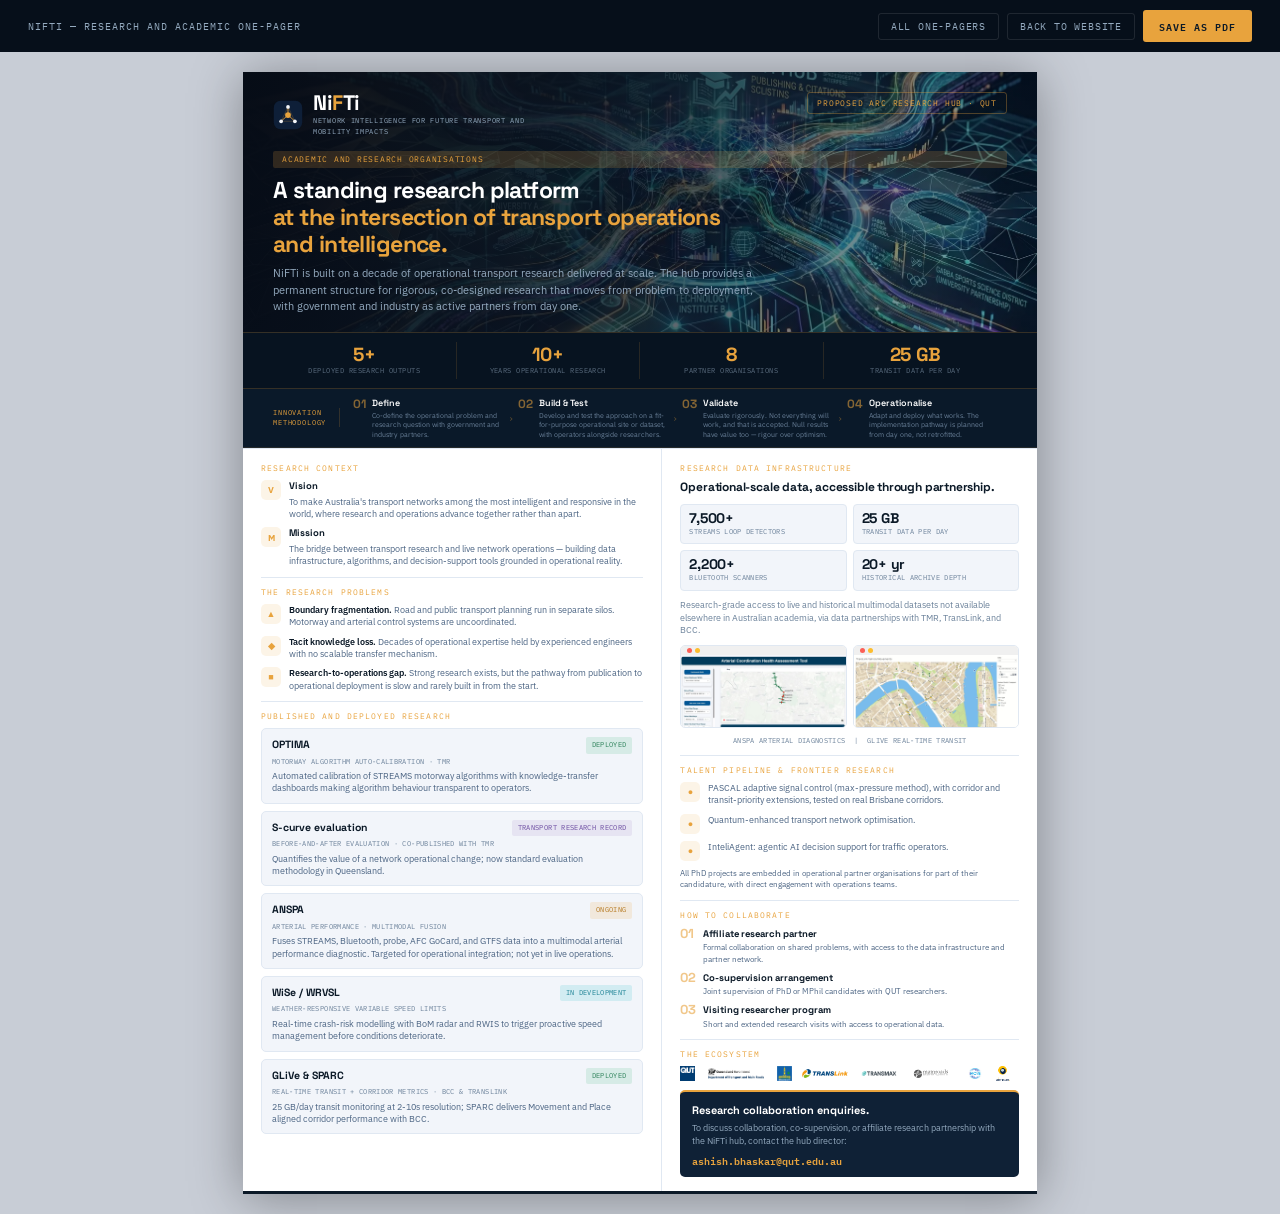
<file: one-pager-academic.html>
<!DOCTYPE html><html lang="en" data-theme="academic"><head><meta charset="UTF-8">
<link rel="icon" type="image/svg+xml" href="favicon.svg"><meta name="viewport" content="width=device-width,initial-scale=1.0">
<title>NiFTi &mdash; Academic and Research One-Pager</title>
<meta name="description" content="NiFTi one-pager for academic and research audiences: research problems, methodology, data infrastructure, and collaboration pathways.">
<meta property="og:type" content="website">
<meta property="og:site_name" content="NiFTi Research Hub">
<meta property="og:title" content="Academic One-Pager | NiFTi Research Hub">
<meta property="og:description" content="NiFTi one-pager for academic and research audiences: research problems, methodology, data infrastructure, and collaboration pathways.">
<meta property="og:url" content="https://abdhulkhadhir.github.io/nifti/one-pager-academic.html">
<meta property="og:image" content="https://abdhulkhadhir.github.io/nifti/assets/images/hero_one_pager_academia.webp">
<meta name="twitter:card" content="summary_large_image">
<meta name="twitter:title" content="Academic One-Pager | NiFTi Research Hub">
<meta name="twitter:description" content="NiFTi one-pager for academic and research audiences: research problems, methodology, data infrastructure, and collaboration pathways.">
<meta name="twitter:image" content="https://abdhulkhadhir.github.io/nifti/assets/images/hero_one_pager_academia.webp">
<link rel="canonical" href="https://abdhulkhadhir.github.io/nifti/one-pager-academic.html">
<link rel="preconnect" href="https://fonts.googleapis.com"><link rel="preconnect" href="https://fonts.gstatic.com" crossorigin>
<link href="https://fonts.googleapis.com/css2?family=Space+Grotesk:wght@400;500;600;700&family=IBM+Plex+Sans:ital,wght@0,400;0,500;0,600;1,400&family=IBM+Plex+Mono:wght@500;600&display=swap" rel="stylesheet">
<link rel="stylesheet" href="one-pager.css">
</head>
<body>

<div class="print-bar">
  <span class="print-bar-label">NiFTi &mdash; Research and Academic One-Pager</span>
  <div class="print-bar-actions">
    <a href="one-pager.html">All one-pagers</a>
    <a href="index.html">Back to website</a>
    <button class="print-btn" onclick="window.print()">Save as PDF</button>
  </div>
</div>

<div class="page">

  <header class="op-header">
    <div class="op-hero-img" style="background-image:url('assets/images/hero_one_pager_academia.webp')" aria-hidden="true"></div>
    <div class="op-hero-overlay" aria-hidden="true"></div>
    <div class="op-hcontent">
      <div class="op-toprow">
        <div class="op-brand">
          <svg class="op-svgmark" viewBox="0 0 48 48" aria-hidden="true"><rect x="1.25" y="1.25" width="45.5" height="45.5" rx="11" fill="#0E1F38"/><line x1="24" y1="24" x2="24" y2="11" stroke="#E8A33D" stroke-width="1.4"/><line x1="24" y1="24" x2="13" y2="34" stroke="#E8A33D" stroke-width="1.4"/><line x1="24" y1="24" x2="35" y2="34" stroke="#E8A33D" stroke-width="1.4"/><line x1="24" y1="11" x2="35" y2="34" stroke="rgba(232,163,61,.35)" stroke-width="1"/><line x1="24" y1="11" x2="13" y2="34" stroke="rgba(232,163,61,.35)" stroke-width="1"/><line x1="13" y1="34" x2="35" y2="34" stroke="rgba(232,163,61,.35)" stroke-width="1"/><circle cx="24" cy="11" r="3" fill="#F4F6FA"/><circle cx="13" cy="34" r="3" fill="#F4F6FA"/><circle cx="35" cy="34" r="3" fill="#F4F6FA"/><circle cx="24" cy="24" r="4.6" fill="#E8A33D"/></svg>
          <div><div class="op-wordmark">Ni<b>F</b>Ti</div><div class="op-fullname">Network Intelligence for Future Transport and Mobility Impacts</div></div>
        </div>
        <div class="op-badge">Proposed ARC Research Hub &middot; QUT</div>
      </div>
      <div class="op-audience-badge">Academic and research organisations</div>
      <h1 class="op-headline">A standing research platform<br><span class="ac">at the intersection of transport operations and intelligence.</span></h1>
      <p class="op-lede">NiFTi is built on a decade of operational transport research delivered at scale. The hub provides a permanent structure for rigorous, co-designed research that moves from problem to deployment, with government and industry as active partners from day one.</p>
    </div>
  </header>

  <div class="op-stats">
    <div class="op-stat"><div class="val">5+</div><div class="lbl">Deployed research outputs</div></div>
    <div class="op-stat"><div class="val">10+</div><div class="lbl">Years operational research</div></div>
    <div class="op-stat"><div class="val">8</div><div class="lbl">Partner organisations</div></div>
    <div class="op-stat"><div class="val">25&nbsp;GB</div><div class="lbl">Transit data per day</div></div>
  </div>

  <div class="op-cycle">
    <div class="op-cycle-head">Innovation<br>Methodology</div>
    <div class="op-steps">
      <div class="op-step"><div class="op-snum">01</div><div><span class="op-stitle">Define</span><span class="op-ssub">Co-define the operational problem and research question with government and industry partners.</span></div></div>
      <div class="op-step"><div class="op-snum">02</div><div><span class="op-stitle">Build &amp; Test</span><span class="op-ssub">Develop and test the approach on a fit-for-purpose operational site or dataset, with operators alongside researchers.</span></div></div>
      <div class="op-step"><div class="op-snum">03</div><div><span class="op-stitle">Validate</span><span class="op-ssub">Evaluate rigorously. Not everything will work, and that is accepted. Null results have value too &mdash; rigour over optimism.</span></div></div>
      <div class="op-step"><div class="op-snum">04</div><div><span class="op-stitle">Operationalise</span><span class="op-ssub">Adapt and deploy what works. The implementation pathway is planned from day one, not retrofitted.</span></div></div>
    </div>
  </div>

  <div class="op-body cols-2">

    <div class="op-col">
      <span class="slabel">Research context</span>

      <div class="icon-item"><div class="icon-dot">V</div><div class="icon-text"><span class="it-title">Vision</span>To make Australia's transport networks among the most intelligent and responsive in the world, where research and operations advance together rather than apart.</div></div>
      <div class="icon-item"><div class="icon-dot">M</div><div class="icon-text"><span class="it-title">Mission</span>The bridge between transport research and live network operations &mdash; building data infrastructure, algorithms, and decision-support tools grounded in operational reality.</div></div>

      <div class="op-div"></div>

      <span class="slabel">The research problems</span>
      <div class="icon-item"><div class="icon-dot">&#9650;</div><div class="icon-text"><b>Boundary fragmentation.</b> Road and public transport planning run in separate silos. Motorway and arterial control systems are uncoordinated.</div></div>
      <div class="icon-item"><div class="icon-dot">&#9670;</div><div class="icon-text"><b>Tacit knowledge loss.</b> Decades of operational expertise held by experienced engineers with no scalable transfer mechanism.</div></div>
      <div class="icon-item"><div class="icon-dot">&#9632;</div><div class="icon-text"><b>Research-to-operations gap.</b> Strong research exists, but the pathway from publication to operational deployment is slow and rarely built in from the start.</div></div>

      <div class="op-div"></div>

      <span class="slabel">Published and deployed research</span>

      <div class="tool-card">
        <div class="tool-top"><span class="tool-name">OPTIMA</span><span class="badge dep">Deployed</span></div>
        <div class="tool-role">Motorway algorithm auto-calibration &middot; TMR</div>
        <div class="tool-desc">Automated calibration of STREAMS motorway algorithms with knowledge-transfer dashboards making algorithm behaviour transparent to operators.</div>
      </div>
      <div class="tool-card">
        <div class="tool-top"><span class="tool-name">S-curve evaluation</span><span class="badge pub">Transport Research Record</span></div>
        <div class="tool-role">Before-and-after evaluation &middot; co-published with TMR</div>
        <div class="tool-desc">Quantifies the value of a network operational change; now standard evaluation methodology in Queensland.</div>
      </div>
      <div class="tool-card">
        <div class="tool-top"><span class="tool-name">ANSPA</span><span class="badge ong">Ongoing</span></div>
        <div class="tool-role">Arterial performance &middot; multimodal fusion</div>
        <div class="tool-desc">Fuses STREAMS, Bluetooth, probe, AFC GoCard, and GTFS data into a multimodal arterial performance diagnostic. Targeted for operational integration; not yet in live operations.</div>
      </div>
      <div class="tool-card">
        <div class="tool-top"><span class="tool-name">WiSe / WRVSL</span><span class="badge dev">In development</span></div>
        <div class="tool-role">Weather-responsive variable speed limits</div>
        <div class="tool-desc">Real-time crash-risk modelling with BoM radar and RWIS to trigger proactive speed management before conditions deteriorate.</div>
      </div>
      <div class="tool-card">
        <div class="tool-top"><span class="tool-name">GLiVe &amp; SPARC</span><span class="badge dep">Deployed</span></div>
        <div class="tool-role">Real-time transit + corridor metrics &middot; BCC &amp; TransLink</div>
        <div class="tool-desc">25 GB/day transit monitoring at 2-10s resolution; SPARC delivers Movement and Place aligned corridor performance with BCC.</div>
      </div>
    </div>

    <div class="op-col">
      <span class="slabel">Research data infrastructure</span>
      <div class="stitle">Operational-scale data, accessible through partnership.</div>
      <div class="kv-grid">
        <div class="kv-stat"><div class="dv">7,500+</div><div class="dl">STREAMS loop detectors</div></div>
        <div class="kv-stat"><div class="dv">25&nbsp;GB</div><div class="dl">Transit data per day</div></div>
        <div class="kv-stat"><div class="dv">2,200+</div><div class="dl">Bluetooth scanners</div></div>
        <div class="kv-stat"><div class="dv">20+&nbsp;yr</div><div class="dl">Historical archive depth</div></div>
      </div>
      <p style="font-size:8.5px;color:var(--tdim);line-height:1.5;margin-bottom:8px">Research-grade access to live and historical multimodal datasets not available elsewhere in Australian academia, via data partnerships with TMR, TransLink, and BCC.</p>

      <div class="sc-duo">
        <div class="sc-frame"><div class="sc-frame-bar"></div><img src="assets/images/anspa-dashboard.webp" alt="ANSPA dashboard" loading="lazy"></div>
        <div class="sc-frame"><div class="sc-frame-bar"></div><img src="assets/images/glive-transit-map.webp" alt="GLiVe transit map" loading="lazy"></div>
      </div>
      <div class="sc-cap">ANSPA arterial diagnostics &nbsp;|&nbsp; GLiVe real-time transit</div>

      <div class="op-div"></div>

      <span class="slabel">Talent pipeline &amp; frontier research</span>
      <div class="icon-item"><div class="icon-dot">&#9679;</div><div class="icon-text">PASCAL adaptive signal control (max-pressure method), with corridor and transit-priority extensions, tested on real Brisbane corridors.</div></div>
      <div class="icon-item"><div class="icon-dot">&#9679;</div><div class="icon-text">Quantum-enhanced transport network optimisation.</div></div>
      <div class="icon-item"><div class="icon-dot">&#9679;</div><div class="icon-text">InteliAgent: agentic AI decision support for traffic operators.</div></div>
      <p style="font-size:8px;color:var(--tm);line-height:1.45;margin-bottom:8px">All PhD projects are embedded in operational partner organisations for part of their candidature, with direct engagement with operations teams.</p>

      <div class="op-div"></div>

      <span class="slabel">How to collaborate</span>
      <div class="num-step"><span class="n">01</span><div><div class="t">Affiliate research partner</div><div class="d">Formal collaboration on shared problems, with access to the data infrastructure and partner network.</div></div></div>
      <div class="num-step"><span class="n">02</span><div><div class="t">Co-supervision arrangement</div><div class="d">Joint supervision of PhD or MPhil candidates with QUT researchers.</div></div></div>
      <div class="num-step"><span class="n">03</span><div><div class="t">Visiting researcher program</div><div class="d">Short and extended research visits with access to operational data.</div></div></div>

      <div class="op-div"></div>

      <span class="slabel">The ecosystem</span>
      <div class="logo-row">
        <img src="assets/images/logo-qut.jpg" alt="QUT">
        <img class="lt" src="assets/images/logo-tmr.png" alt="Transport and Main Roads">
        <img src="assets/images/logo-bcc.png" alt="Brisbane City Council">
        <img src="assets/images/logo-translink.png" alt="TransLink">
        <img src="assets/images/logo-transmax.png" alt="Transmax">
        <img class="lt" src="assets/images/logo-mainroads-wa.svg" alt="Main Roads Western Australia">
        <img class="lt" src="assets/images/logo-imove.jpg" alt="iMOVE Cooperative Research Centre">
        <img src="assets/images/logo-aimsun.png" alt="Aimsun">
      </div>

      <div class="cta-box dark">
        <div class="cta-title">Research collaboration enquiries.</div>
        <div class="cta-text">To discuss collaboration, co-supervision, or affiliate research partnership with the NiFTi hub, contact the hub director:</div>
        <a href="mailto:ashish.bhaskar@qut.edu.au" class="cta-email">ashish.bhaskar@qut.edu.au</a>
      </div>
    </div>
  </div>

  <footer class="op-footer">
    <div class="op-qr">
      <img src="assets/images/qr-nifti-site.png" alt="QR code for NiFTi website">
      <div class="op-qr-text">
        <span class="op-qr-label">Visit online</span>
        <span class="op-qr-url">abdhulkhadhir.github.io/nifti</span>
      </div>
    </div>
    <div class="op-foot-note">NiFTi (Network Intelligence for Future Transport and Mobility Impacts) is a proposed ARC Research Hub in development, led from the Intelligent Transport Systems group at QUT. All partner organisations are collaborators or prospective partners. ARC Research Hub funding is subject to competitive application and approval.</div>
    <div class="op-foot-right"><span class="op-foot-email">ashish.bhaskar@qut.edu.au</span><span class="op-foot-qut">QUT &middot; Brisbane &middot; Australia</span></div>
  </footer>

</div>
</body></html>
</file>
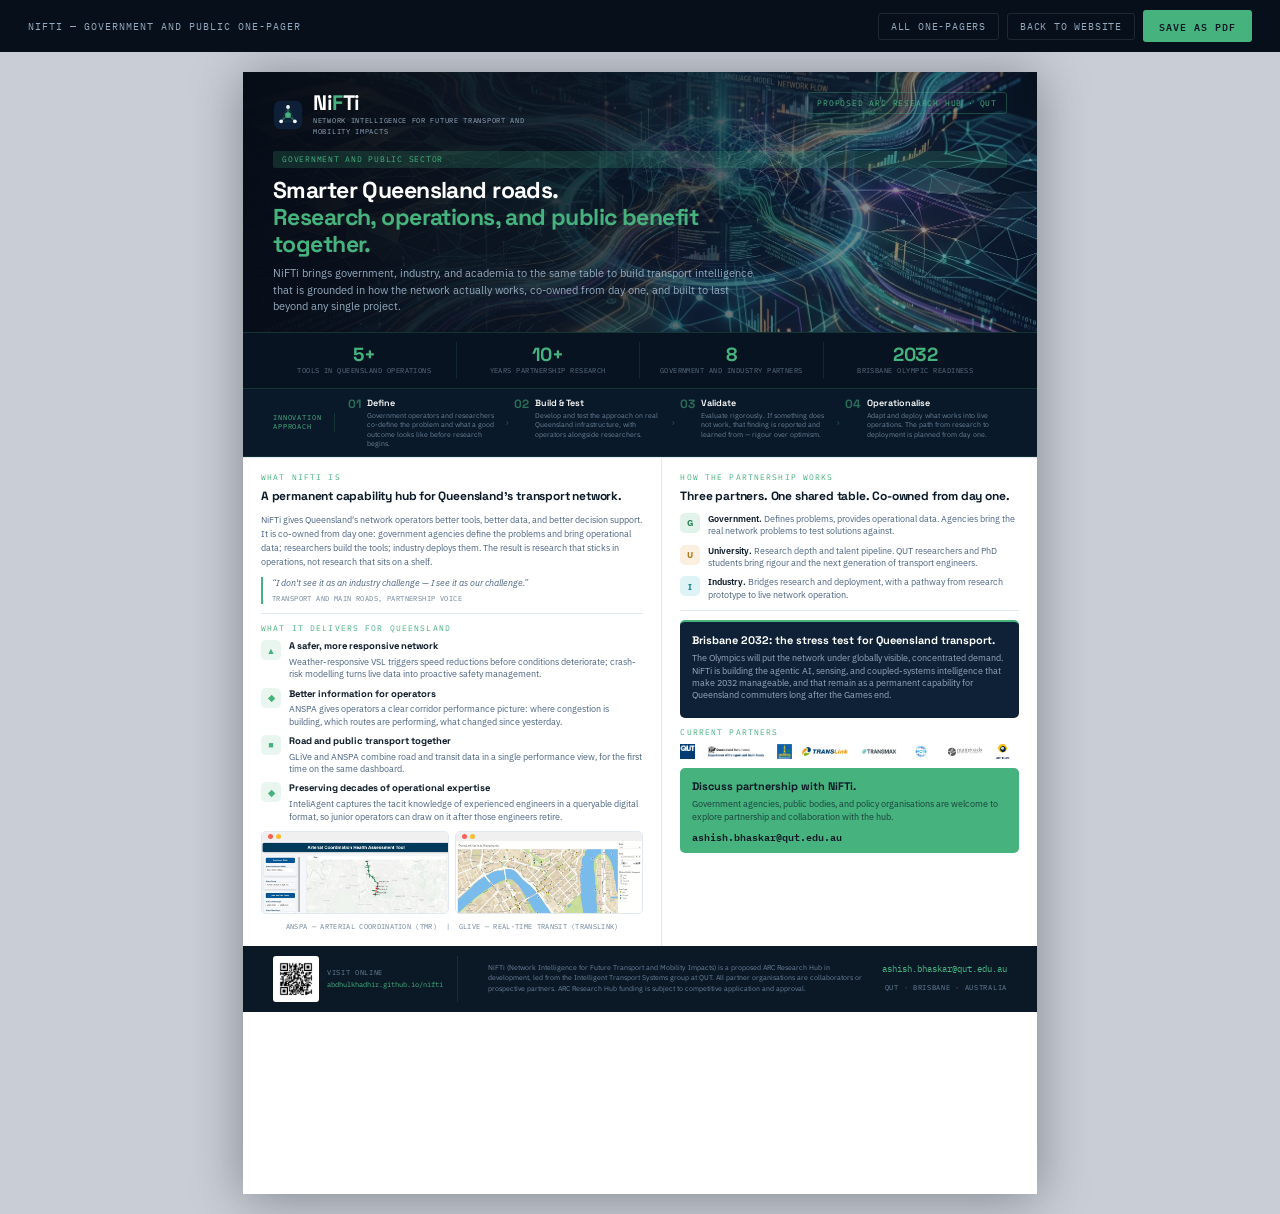
<file: one-pager-govt.html>
<!DOCTYPE html><html lang="en" data-theme="govt"><head><meta charset="UTF-8">
<link rel="icon" type="image/svg+xml" href="favicon.svg"><meta name="viewport" content="width=device-width,initial-scale=1.0">
<title>NiFTi &mdash; Government and Public One-Pager</title>
<meta name="description" content="NiFTi one-pager for government stakeholders: public outcomes, innovation model, partnership roles, and the path from research to live network operations.">
<meta property="og:type" content="website">
<meta property="og:site_name" content="NiFTi Research Hub">
<meta property="og:title" content="Government One-Pager | NiFTi Research Hub">
<meta property="og:description" content="NiFTi one-pager for government stakeholders: public outcomes, innovation model, partnership roles, and the path from research to live network operations.">
<meta property="og:url" content="https://abdhulkhadhir.github.io/nifti/one-pager-govt.html">
<meta property="og:image" content="https://abdhulkhadhir.github.io/nifti/assets/images/hero_one_pager_generic.webp">
<meta name="twitter:card" content="summary_large_image">
<meta name="twitter:title" content="Government One-Pager | NiFTi Research Hub">
<meta name="twitter:description" content="NiFTi one-pager for government stakeholders: public outcomes, innovation model, partnership roles, and the path from research to live network operations.">
<meta name="twitter:image" content="https://abdhulkhadhir.github.io/nifti/assets/images/hero_one_pager_generic.webp">
<link rel="canonical" href="https://abdhulkhadhir.github.io/nifti/one-pager-govt.html">
<link rel="preconnect" href="https://fonts.googleapis.com"><link rel="preconnect" href="https://fonts.gstatic.com" crossorigin>
<link href="https://fonts.googleapis.com/css2?family=Space+Grotesk:wght@400;500;600;700&family=IBM+Plex+Sans:ital,wght@0,500;0,600;1,400&family=IBM+Plex+Mono:wght@500;600&display=swap" rel="stylesheet">
<link rel="stylesheet" href="one-pager.css">
</head>
<body>

<div class="print-bar">
  <span class="print-bar-label">NiFTi &mdash; Government and Public One-Pager</span>
  <div class="print-bar-actions">
    <a href="one-pager.html">All one-pagers</a>
    <a href="index.html">Back to website</a>
    <button class="print-btn" onclick="window.print()">Save as PDF</button>
  </div>
</div>

<div class="page">

  <header class="op-header">
    <div class="op-hero-img" style="background-image:url('assets/images/hero_one_pager_generic.webp')" aria-hidden="true"></div>
    <div class="op-hero-overlay" aria-hidden="true"></div>
    <div class="op-hcontent">
      <div class="op-toprow">
        <div class="op-brand">
          <svg class="op-svgmark" viewBox="0 0 48 48" aria-hidden="true"><rect x="1.25" y="1.25" width="45.5" height="45.5" rx="11" fill="#0E1F38"/><line x1="24" y1="24" x2="24" y2="11" stroke="#46B27E" stroke-width="1.4"/><line x1="24" y1="24" x2="13" y2="34" stroke="#46B27E" stroke-width="1.4"/><line x1="24" y1="24" x2="35" y2="34" stroke="#46B27E" stroke-width="1.4"/><line x1="24" y1="11" x2="35" y2="34" stroke="rgba(70,178,126,.35)" stroke-width="1"/><line x1="24" y1="11" x2="13" y2="34" stroke="rgba(70,178,126,.35)" stroke-width="1"/><line x1="13" y1="34" x2="35" y2="34" stroke="rgba(70,178,126,.35)" stroke-width="1"/><circle cx="24" cy="11" r="3" fill="#F4F6FA"/><circle cx="13" cy="34" r="3" fill="#F4F6FA"/><circle cx="35" cy="34" r="3" fill="#F4F6FA"/><circle cx="24" cy="24" r="4.6" fill="#46B27E"/></svg>
          <div><div class="op-wordmark">Ni<b>F</b>Ti</div><div class="op-fullname">Network Intelligence for Future Transport and Mobility Impacts</div></div>
        </div>
        <div class="op-badge">Proposed ARC Research Hub &middot; QUT</div>
      </div>
      <div class="op-audience-badge">Government and public sector</div>
      <h1 class="op-headline">Smarter Queensland roads.<br><span class="ac">Research, operations, and public benefit together.</span></h1>
      <p class="op-lede">NiFTi brings government, industry, and academia to the same table to build transport intelligence that is grounded in how the network actually works, co-owned from day one, and built to last beyond any single project.</p>
    </div>
  </header>

  <div class="op-stats">
    <div class="op-stat"><div class="val">5+</div><div class="lbl">Tools in Queensland operations</div></div>
    <div class="op-stat"><div class="val">10+</div><div class="lbl">Years partnership research</div></div>
    <div class="op-stat"><div class="val">8</div><div class="lbl">Government and industry partners</div></div>
    <div class="op-stat"><div class="val">2032</div><div class="lbl">Brisbane Olympic readiness</div></div>
  </div>

  <div class="op-cycle">
    <div class="op-cycle-head">Innovation<br>Approach</div>
    <div class="op-steps">
      <div class="op-step"><div class="op-snum">01</div><div><span class="op-stitle">Define</span><span class="op-ssub">Government operators and researchers co-define the problem and what a good outcome looks like before research begins.</span></div></div>
      <div class="op-step"><div class="op-snum">02</div><div><span class="op-stitle">Build &amp; Test</span><span class="op-ssub">Develop and test the approach on real Queensland infrastructure, with operators alongside researchers.</span></div></div>
      <div class="op-step"><div class="op-snum">03</div><div><span class="op-stitle">Validate</span><span class="op-ssub">Evaluate rigorously. If something does not work, that finding is reported and learned from &mdash; rigour over optimism.</span></div></div>
      <div class="op-step"><div class="op-snum">04</div><div><span class="op-stitle">Operationalise</span><span class="op-ssub">Adapt and deploy what works into live operations. The path from research to deployment is planned from day one.</span></div></div>
    </div>
  </div>

  <div class="op-body cols-2">

    <div class="op-col">
      <span class="slabel">What NiFTi is</span>
      <div class="stitle">A permanent capability hub for Queensland's transport network.</div>
      <p style="font-size:9px;color:var(--tm);line-height:1.55;margin-bottom:8px">NiFTi gives Queensland's network operators better tools, better data, and better decision support. It is co-owned from day one: government agencies define the problems and bring operational data; researchers build the tools; industry deploys them. The result is research that sticks in operations, not research that sits on a shelf.</p>

      <div class="quote-block">&ldquo;I don't see it as an industry challenge &mdash; I see it as our challenge.&rdquo;<cite>Transport and Main Roads, partnership voice</cite></div>

      <div class="op-div"></div>

      <span class="slabel">What it delivers for Queensland</span>
      <div class="icon-item"><div class="icon-dot">&#9650;</div><div class="icon-text"><span class="it-title">A safer, more responsive network</span>Weather-responsive VSL triggers speed reductions before conditions deteriorate; crash-risk modelling turns live data into proactive safety management.</div></div>
      <div class="icon-item"><div class="icon-dot">&#9670;</div><div class="icon-text"><span class="it-title">Better information for operators</span>ANSPA gives operators a clear corridor performance picture: where congestion is building, which routes are performing, what changed since yesterday.</div></div>
      <div class="icon-item"><div class="icon-dot">&#9632;</div><div class="icon-text"><span class="it-title">Road and public transport together</span>GLiVe and ANSPA combine road and transit data in a single performance view, for the first time on the same dashboard.</div></div>
      <div class="icon-item"><div class="icon-dot">&#9670;</div><div class="icon-text"><span class="it-title">Preserving decades of operational expertise</span>InteliAgent captures the tacit knowledge of experienced engineers in a queryable digital format, so junior operators can draw on it after those engineers retire.</div></div>

      <div class="sc-duo">
        <div class="sc-frame"><div class="sc-frame-bar"></div><img src="assets/images/anspa-dashboard.webp" alt="ANSPA arterial coordination health assessment dashboard showing Queensland corridor performance" loading="lazy"></div>
        <div class="sc-frame"><div class="sc-frame-bar"></div><img src="assets/images/glive-transit-map.webp" alt="GLiVe real-time public transport monitoring" loading="lazy"></div>
      </div>
      <div class="sc-cap">ANSPA &mdash; arterial coordination (TMR) &nbsp;|&nbsp; GLiVe &mdash; real-time transit (TransLink)</div>
    </div>

    <div class="op-col">
      <span class="slabel">How the partnership works</span>
      <div class="stitle">Three partners. One shared table. Co-owned from day one.</div>

      <div class="icon-item"><div class="icon-dot" style="background:rgba(70,178,126,.16);color:#2C8159">G</div><div class="icon-text"><b>Government.</b> Defines problems, provides operational data. Agencies bring the real network problems to test solutions against.</div></div>
      <div class="icon-item"><div class="icon-dot" style="background:rgba(232,163,61,.16);color:#B5781F">U</div><div class="icon-text"><b>University.</b> Research depth and talent pipeline. QUT researchers and PhD students bring rigour and the next generation of transport engineers.</div></div>
      <div class="icon-item"><div class="icon-dot" style="background:rgba(47,183,201,.16);color:#1C8294">I</div><div class="icon-text"><b>Industry.</b> Bridges research and deployment, with a pathway from research prototype to live network operation.</div></div>

      <div class="op-div"></div>

      <div class="cta-box dark" style="border-top:2px solid var(--accent);margin-bottom:9px">
        <div class="cta-title">Brisbane 2032: the stress test for Queensland transport.</div>
        <div class="cta-text">The Olympics will put the network under globally visible, concentrated demand. NiFTi is building the agentic AI, sensing, and coupled-systems intelligence that make 2032 manageable, and that remain as a permanent capability for Queensland commuters long after the Games end.</div>
      </div>

      <span class="slabel">Current partners</span>
      <div class="logo-row">
        <img src="assets/images/logo-qut.jpg" alt="QUT">
        <img class="lt" src="assets/images/logo-tmr.png" alt="Queensland Transport and Main Roads">
        <img src="assets/images/logo-bcc.png" alt="Brisbane City Council">
        <img src="assets/images/logo-translink.png" alt="TransLink">
        <img src="assets/images/logo-transmax.png" alt="Transmax">
        <img class="lt" src="assets/images/logo-imove.jpg" alt="iMOVE Cooperative Research Centre">
        <img class="lt" src="assets/images/logo-mainroads-wa.svg" alt="Main Roads Western Australia">
        <img src="assets/images/logo-aimsun.png" alt="Aimsun">
      </div>

      <div class="cta-box accent">
        <div class="cta-title">Discuss partnership with NiFTi.</div>
        <div class="cta-text">Government agencies, public bodies, and policy organisations are welcome to explore partnership and collaboration with the hub.</div>
        <a href="mailto:ashish.bhaskar@qut.edu.au" class="cta-email">ashish.bhaskar@qut.edu.au</a>
      </div>
    </div>
  </div>

  <footer class="op-footer">
    <div class="op-qr">
      <img src="assets/images/qr-nifti-site.png" alt="QR code for NiFTi website">
      <div class="op-qr-text">
        <span class="op-qr-label">Visit online</span>
        <span class="op-qr-url">abdhulkhadhir.github.io/nifti</span>
      </div>
    </div>
    <div class="op-foot-note">NiFTi (Network Intelligence for Future Transport and Mobility Impacts) is a proposed ARC Research Hub in development, led from the Intelligent Transport Systems group at QUT. All partner organisations are collaborators or prospective partners. ARC Research Hub funding is subject to competitive application and approval.</div>
    <div class="op-foot-right"><span class="op-foot-email">ashish.bhaskar@qut.edu.au</span><span class="op-foot-qut">QUT &middot; Brisbane &middot; Australia</span></div>
  </footer>

</div>
</body></html>
</file>
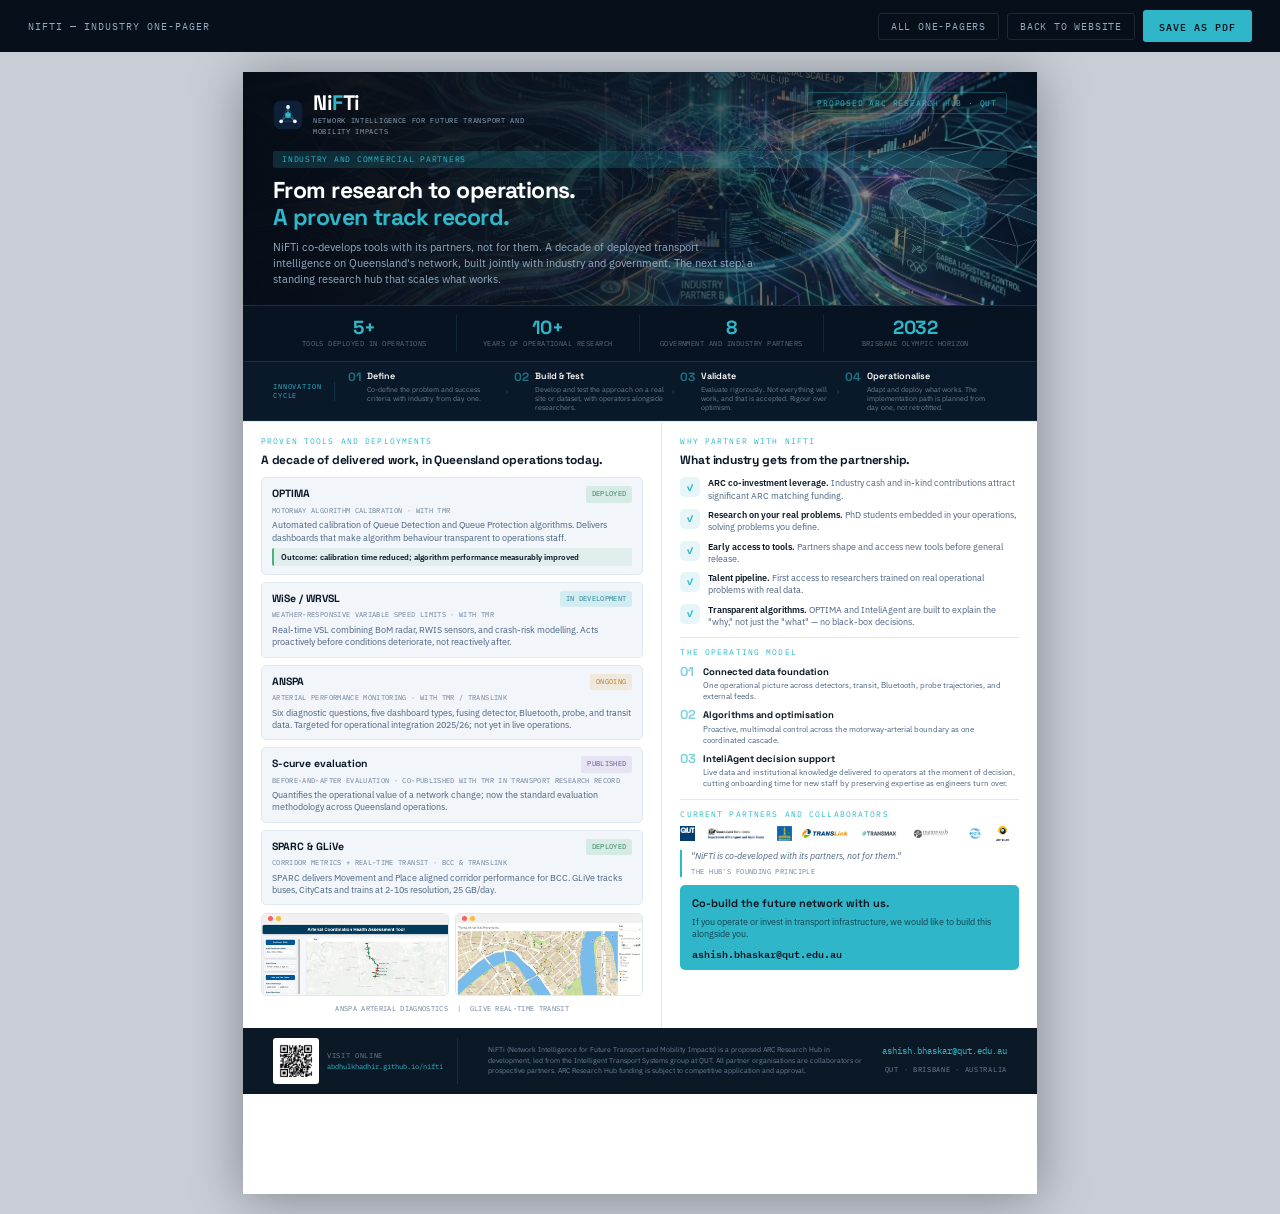
<file: one-pager-industry.html>
<!DOCTYPE html><html lang="en" data-theme="industry"><head><meta charset="UTF-8">
<link rel="icon" type="image/svg+xml" href="favicon.svg"><meta name="viewport" content="width=device-width,initial-scale=1.0">
<title>NiFTi &mdash; Industry One-Pager</title>
<meta name="description" content="NiFTi one-pager for industry partners: deployed tools, measurable outcomes, and partnership opportunities to co-develop transport intelligence solutions.">
<meta property="og:type" content="website">
<meta property="og:site_name" content="NiFTi Research Hub">
<meta property="og:title" content="Industry One-Pager | NiFTi Research Hub">
<meta property="og:description" content="NiFTi one-pager for industry partners: deployed tools, measurable outcomes, and partnership opportunities to co-develop transport intelligence solutions.">
<meta property="og:url" content="https://abdhulkhadhir.github.io/nifti/one-pager-industry.html">
<meta property="og:image" content="https://abdhulkhadhir.github.io/nifti/assets/images/hero_one_pager_indstry.webp">
<meta name="twitter:card" content="summary_large_image">
<meta name="twitter:title" content="Industry One-Pager | NiFTi Research Hub">
<meta name="twitter:description" content="NiFTi one-pager for industry partners: deployed tools, measurable outcomes, and partnership opportunities to co-develop transport intelligence solutions.">
<meta name="twitter:image" content="https://abdhulkhadhir.github.io/nifti/assets/images/hero_one_pager_indstry.webp">
<link rel="canonical" href="https://abdhulkhadhir.github.io/nifti/one-pager-industry.html">
<link rel="preconnect" href="https://fonts.googleapis.com"><link rel="preconnect" href="https://fonts.gstatic.com" crossorigin>
<link href="https://fonts.googleapis.com/css2?family=Space+Grotesk:wght@400;500;600;700&family=IBM+Plex+Sans:ital,wght@0,400;0,500;0,600;1,400&family=IBM+Plex+Mono:wght@500;600&display=swap" rel="stylesheet">
<link rel="stylesheet" href="one-pager.css">
</head>
<body>

<div class="print-bar">
  <span class="print-bar-label">NiFTi &mdash; Industry One-Pager</span>
  <div class="print-bar-actions">
    <a href="one-pager.html">All one-pagers</a>
    <a href="index.html">Back to website</a>
    <button class="print-btn" onclick="window.print()">Save as PDF</button>
  </div>
</div>

<div class="page">

  <header class="op-header">
    <div class="op-hero-img" style="background-image:url('assets/images/hero_one_pager_indstry.webp')" aria-hidden="true"></div>
    <div class="op-hero-overlay" aria-hidden="true"></div>
    <div class="op-hcontent">
      <div class="op-toprow">
        <div class="op-brand">
          <svg class="op-svgmark" viewBox="0 0 48 48" aria-hidden="true"><rect x="1.25" y="1.25" width="45.5" height="45.5" rx="11" fill="#0E1F38"/><line x1="24" y1="24" x2="24" y2="11" stroke="#2FB7C9" stroke-width="1.4"/><line x1="24" y1="24" x2="13" y2="34" stroke="#2FB7C9" stroke-width="1.4"/><line x1="24" y1="24" x2="35" y2="34" stroke="#2FB7C9" stroke-width="1.4"/><line x1="24" y1="11" x2="35" y2="34" stroke="rgba(95,216,230,.35)" stroke-width="1"/><line x1="24" y1="11" x2="13" y2="34" stroke="rgba(95,216,230,.35)" stroke-width="1"/><line x1="13" y1="34" x2="35" y2="34" stroke="rgba(95,216,230,.35)" stroke-width="1"/><circle cx="24" cy="11" r="3" fill="#F4F6FA"/><circle cx="13" cy="34" r="3" fill="#F4F6FA"/><circle cx="35" cy="34" r="3" fill="#F4F6FA"/><circle cx="24" cy="24" r="4.6" fill="#2FB7C9"/></svg>
          <div><div class="op-wordmark">Ni<b>F</b>Ti</div><div class="op-fullname">Network Intelligence for Future Transport and Mobility Impacts</div></div>
        </div>
        <div class="op-badge">Proposed ARC Research Hub &middot; QUT</div>
      </div>
      <div class="op-audience-badge">Industry and commercial partners</div>
      <h1 class="op-headline">From research to operations.<br><span class="ac">A proven track record.</span></h1>
      <p class="op-lede">NiFTi co-develops tools with its partners, not for them. A decade of deployed transport intelligence on Queensland's network, built jointly with industry and government. The next step: a standing research hub that scales what works.</p>
    </div>
  </header>

  <div class="op-stats">
    <div class="op-stat"><div class="val">5+</div><div class="lbl">Tools deployed in operations</div></div>
    <div class="op-stat"><div class="val">10+</div><div class="lbl">Years of operational research</div></div>
    <div class="op-stat"><div class="val">8</div><div class="lbl">Government and industry partners</div></div>
    <div class="op-stat"><div class="val">2032</div><div class="lbl">Brisbane Olympic horizon</div></div>
  </div>

  <div class="op-cycle">
    <div class="op-cycle-head">Innovation<br>Cycle</div>
    <div class="op-steps">
      <div class="op-step"><div class="op-snum">01</div><div><span class="op-stitle">Define</span><span class="op-ssub">Co-define the problem and success criteria with industry from day one.</span></div></div>
      <div class="op-step"><div class="op-snum">02</div><div><span class="op-stitle">Build &amp; Test</span><span class="op-ssub">Develop and test the approach on a real site or dataset, with operators alongside researchers.</span></div></div>
      <div class="op-step"><div class="op-snum">03</div><div><span class="op-stitle">Validate</span><span class="op-ssub">Evaluate rigorously. Not everything will work, and that is accepted. Rigour over optimism.</span></div></div>
      <div class="op-step"><div class="op-snum">04</div><div><span class="op-stitle">Operationalise</span><span class="op-ssub">Adapt and deploy what works. The implementation path is planned from day one, not retrofitted.</span></div></div>
    </div>
  </div>

  <div class="op-body cols-2">

    <div class="op-col">
      <span class="slabel">Proven tools and deployments</span>
      <div class="stitle">A decade of delivered work, in Queensland operations today.</div>

      <div class="tool-card">
        <div class="tool-top"><span class="tool-name">OPTIMA</span><span class="badge dep">Deployed</span></div>
        <div class="tool-role">Motorway algorithm calibration &middot; with TMR</div>
        <div class="tool-desc">Automated calibration of Queue Detection and Queue Protection algorithms. Delivers dashboards that make algorithm behaviour transparent to operations staff.</div>
        <div class="tool-outcome">Outcome: calibration time reduced; algorithm performance measurably improved</div>
      </div>
      <div class="tool-card">
        <div class="tool-top"><span class="tool-name">WiSe / WRVSL</span><span class="badge dev">In development</span></div>
        <div class="tool-role">Weather-responsive variable speed limits &middot; with TMR</div>
        <div class="tool-desc">Real-time VSL combining BoM radar, RWIS sensors, and crash-risk modelling. Acts proactively before conditions deteriorate, not reactively after.</div>
      </div>
      <div class="tool-card">
        <div class="tool-top"><span class="tool-name">ANSPA</span><span class="badge ong">Ongoing</span></div>
        <div class="tool-role">Arterial performance monitoring &middot; with TMR / TransLink</div>
        <div class="tool-desc">Six diagnostic questions, five dashboard types, fusing detector, Bluetooth, probe, and transit data. Targeted for operational integration 2025/26; not yet in live operations.</div>
      </div>
      <div class="tool-card">
        <div class="tool-top"><span class="tool-name">S-curve evaluation</span><span class="badge pub">Published</span></div>
        <div class="tool-role">Before-and-after evaluation &middot; co-published with TMR in Transport Research Record</div>
        <div class="tool-desc">Quantifies the operational value of a network change; now the standard evaluation methodology across Queensland operations.</div>
      </div>
      <div class="tool-card">
        <div class="tool-top"><span class="tool-name">SPARC &amp; GLiVe</span><span class="badge dep">Deployed</span></div>
        <div class="tool-role">Corridor metrics + real-time transit &middot; BCC &amp; TransLink</div>
        <div class="tool-desc">SPARC delivers Movement and Place aligned corridor performance for BCC. GLiVe tracks buses, CityCats and trains at 2-10s resolution, 25 GB/day.</div>
      </div>

      <div class="sc-duo">
        <div class="sc-frame"><div class="sc-frame-bar"></div><img src="assets/images/anspa-dashboard.webp" alt="ANSPA Arterial Coordination Health Assessment Dashboard" loading="lazy"></div>
        <div class="sc-frame"><div class="sc-frame-bar"></div><img src="assets/images/glive-transit-map.webp" alt="GLiVe real-time transit monitoring map" loading="lazy"></div>
      </div>
      <div class="sc-cap">ANSPA arterial diagnostics &nbsp;|&nbsp; GLiVe real-time transit</div>
    </div>

    <div class="op-col">
      <span class="slabel">Why partner with NiFTi</span>
      <div class="stitle">What industry gets from the partnership.</div>

      <div class="icon-item"><div class="icon-dot">&#10003;</div><div class="icon-text"><b>ARC co-investment leverage.</b> Industry cash and in-kind contributions attract significant ARC matching funding.</div></div>
      <div class="icon-item"><div class="icon-dot">&#10003;</div><div class="icon-text"><b>Research on your real problems.</b> PhD students embedded in your operations, solving problems you define.</div></div>
      <div class="icon-item"><div class="icon-dot">&#10003;</div><div class="icon-text"><b>Early access to tools.</b> Partners shape and access new tools before general release.</div></div>
      <div class="icon-item"><div class="icon-dot">&#10003;</div><div class="icon-text"><b>Talent pipeline.</b> First access to researchers trained on real operational problems with real data.</div></div>
      <div class="icon-item"><div class="icon-dot">&#10003;</div><div class="icon-text"><b>Transparent algorithms.</b> OPTIMA and InteliAgent are built to explain the "why," not just the "what" &mdash; no black-box decisions.</div></div>

      <div class="op-div"></div>

      <span class="slabel">The operating model</span>
      <div class="num-step"><span class="n">01</span><div><div class="t">Connected data foundation</div><div class="d">One operational picture across detectors, transit, Bluetooth, probe trajectories, and external feeds.</div></div></div>
      <div class="num-step"><span class="n">02</span><div><div class="t">Algorithms and optimisation</div><div class="d">Proactive, multimodal control across the motorway-arterial boundary as one coordinated cascade.</div></div></div>
      <div class="num-step"><span class="n">03</span><div><div class="t">InteliAgent decision support</div><div class="d">Live data and institutional knowledge delivered to operators at the moment of decision, cutting onboarding time for new staff by preserving expertise as engineers turn over.</div></div></div>

      <div class="op-div"></div>

      <span class="slabel">Current partners and collaborators</span>
      <div class="logo-row">
        <img src="assets/images/logo-qut.jpg" alt="QUT">
        <img class="lt" src="assets/images/logo-tmr.png" alt="Transport and Main Roads">
        <img src="assets/images/logo-bcc.png" alt="Brisbane City Council">
        <img src="assets/images/logo-translink.png" alt="TransLink">
        <img src="assets/images/logo-transmax.png" alt="Transmax">
        <img class="lt" src="assets/images/logo-mainroads-wa.svg" alt="Main Roads Western Australia">
        <img class="lt" src="assets/images/logo-imove.jpg" alt="iMOVE Cooperative Research Centre">
        <img src="assets/images/logo-aimsun.png" alt="Aimsun">
      </div>

      <div class="quote-block">"NiFTi is co-developed with its partners, not for them." <cite>The hub's founding principle</cite></div>

      <div class="cta-box accent">
        <div class="cta-title">Co-build the future network with us.</div>
        <div class="cta-text">If you operate or invest in transport infrastructure, we would like to build this alongside you.</div>
        <a href="mailto:ashish.bhaskar@qut.edu.au" class="cta-email">ashish.bhaskar@qut.edu.au</a>
      </div>
    </div>
  </div>

  <footer class="op-footer">
    <div class="op-qr">
      <img src="assets/images/qr-nifti-site.png" alt="QR code for NiFTi website">
      <div class="op-qr-text">
        <span class="op-qr-label">Visit online</span>
        <span class="op-qr-url">abdhulkhadhir.github.io/nifti</span>
      </div>
    </div>
    <div class="op-foot-note">NiFTi (Network Intelligence for Future Transport and Mobility Impacts) is a proposed ARC Research Hub in development, led from the Intelligent Transport Systems group at QUT. All partner organisations are collaborators or prospective partners. ARC Research Hub funding is subject to competitive application and approval.</div>
    <div class="op-foot-right"><span class="op-foot-email">ashish.bhaskar@qut.edu.au</span><span class="op-foot-qut">QUT &middot; Brisbane &middot; Australia</span></div>
  </footer>

</div>
</body></html>
</file>
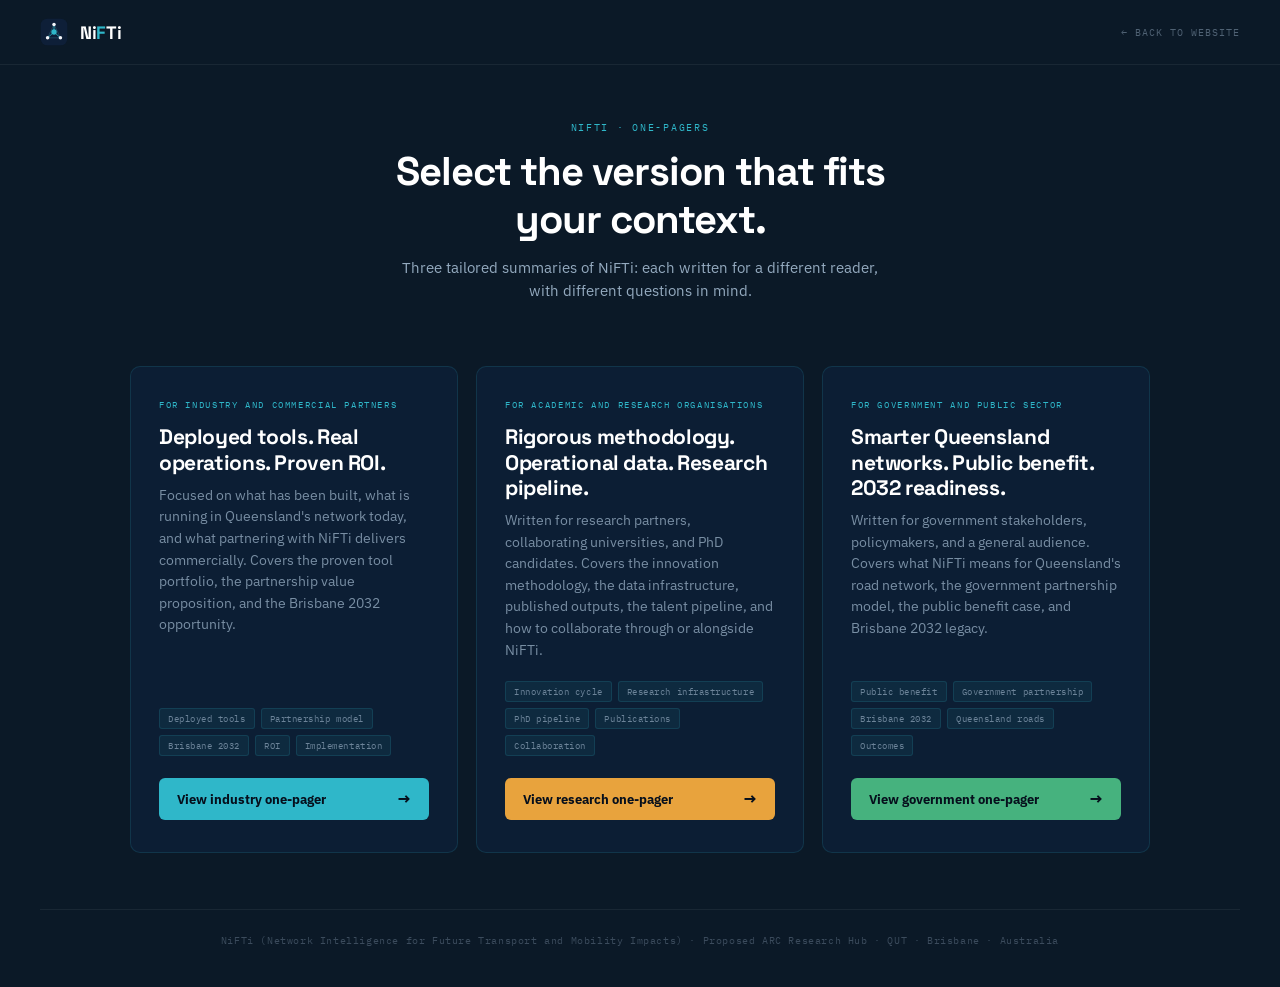
<file: one-pager.html>
﻿<!DOCTYPE html><html lang="en"><head><meta charset="UTF-8">
  <link rel="icon" type="image/svg+xml" href="favicon.svg"><meta name="viewport" content="width=device-width,initial-scale=1.0">
<title>NiFTi One-Pagers &middot; Choose your audience</title>
<meta name="description" content="Download an audience-specific NiFTi one-pager tailored for academic researchers, industry partners, or government stakeholders.">
<meta property="og:type" content="website">
<meta property="og:site_name" content="NiFTi Research Hub">
<meta property="og:title" content="NiFTi One-Pagers | Choose Your Audience">
<meta property="og:description" content="Download an audience-specific NiFTi one-pager tailored for academic researchers, industry partners, or government stakeholders.">
<meta property="og:url" content="https://abdhulkhadhir.github.io/nifti/one-pager.html">
<link rel="canonical" href="https://abdhulkhadhir.github.io/nifti/one-pager.html">
<meta property="og:image" content="https://abdhulkhadhir.github.io/nifti/assets/images/hero_one_pager_generic.webp">
<meta name="twitter:card" content="summary_large_image">
<meta name="twitter:title" content="NiFTi One-Pagers | Choose Your Audience">
<meta name="twitter:description" content="Download an audience-specific NiFTi one-pager tailored for academic researchers, industry partners, or government stakeholders.">
<meta name="twitter:image" content="https://abdhulkhadhir.github.io/nifti/assets/images/hero_one_pager_generic.webp">
<link rel="preconnect" href="https://fonts.googleapis.com"><link rel="preconnect" href="https://fonts.gstatic.com" crossorigin>
<link href="https://fonts.googleapis.com/css2?family=Space+Grotesk:wght@500;600;700&family=IBM+Plex+Sans:wght@400;500;600&family=IBM+Plex+Mono:wght@500;600&display=swap" rel="stylesheet">
<style>
:root{--ink:#0B1927;--ink2:#0F2136;--cyan:#2FB7C9;--amber:#E8A33D;--paper:#F2F5FA;--white:#fff;--tm:#4A6382;--tl:#94AABF;--line:#E0E8F2;--dsp:'Space Grotesk',sans-serif;--bdy:'IBM Plex Sans',sans-serif;--mono:'IBM Plex Mono',monospace}
*,*::before,*::after{box-sizing:border-box;margin:0;padding:0}
a{text-decoration:none;color:inherit}
body{font-family:var(--bdy);background:var(--ink);min-height:100vh;display:flex;flex-direction:column;align-items:stretch}

/* ── Top bar ── */
.topbar{padding:18px 40px;display:flex;align-items:center;gap:12px;border-bottom:1px solid rgba(255,255,255,.06)}
.topbar .mark{width:28px;height:28px}
.topbar .logo{font-family:var(--dsp);font-size:18px;font-weight:700;color:#fff;letter-spacing:-.02em}
.topbar .logo b{color:var(--cyan)}
.topbar a{font-family:var(--mono);font-size:10px;letter-spacing:.1em;text-transform:uppercase;color:rgba(148,170,191,.5);margin-left:auto;transition:color .15s}
.topbar a:hover{color:var(--cyan)}

/* ── Hero ── */
.hero{padding:56px 40px 32px;text-align:center}
.hero .eye{font-family:var(--mono);font-size:9.5px;letter-spacing:.18em;text-transform:uppercase;color:var(--cyan);margin-bottom:14px}
.hero h1{font-family:var(--dsp);font-size:clamp(26px,4vw,40px);font-weight:700;color:#fff;letter-spacing:-.025em;max-width:560px;margin:0 auto 12px;line-height:1.2}
.hero p{font-size:14.5px;color:var(--tl);max-width:480px;margin:0 auto;line-height:1.6}

/* ── Cards ── */
.cards{display:grid;grid-template-columns:repeat(3,1fr);gap:18px;padding:32px 40px 56px;max-width:1100px;margin:0 auto;width:100%}
.card{background:#0C1E34;border:1px solid rgba(47,183,201,.15);border-radius:10px;padding:32px 28px;display:flex;flex-direction:column;transition:transform .2s,border-color .2s,box-shadow .2s}
.card:hover{transform:translateY(-5px);border-color:rgba(47,183,201,.5);box-shadow:0 16px 48px rgba(0,0,0,.25)}
.card-audience{font-family:var(--mono);font-size:9px;letter-spacing:.18em;text-transform:uppercase;color:var(--cyan);margin-bottom:14px}
.card-title{font-family:var(--dsp);font-size:21px;font-weight:700;color:#fff;letter-spacing:-.018em;line-height:1.2;margin-bottom:10px}
.card-desc{font-size:13.5px;color:rgba(148,170,191,.8);line-height:1.6;flex:1;margin-bottom:20px}
.card-tags{display:flex;flex-wrap:wrap;gap:6px;margin-bottom:22px}
.tag{font-family:var(--mono);font-size:9px;letter-spacing:.06em;color:rgba(148,170,191,.7);background:rgba(47,183,201,.08);border:1px solid rgba(47,183,201,.15);border-radius:3px;padding:4px 8px}
.card-btn{display:flex;align-items:center;justify-content:space-between;background:var(--cyan);color:#060F1C;font-family:var(--bdy);font-size:13px;font-weight:700;padding:11px 18px;border-radius:6px;transition:opacity .2s}
.card-btn:hover{opacity:.88}
.card-btn::after{content:"→";font-size:16px}
.card.industry .card-btn{background:var(--cyan)}
.card.academic .card-btn{background:#E8A33D;color:#060F1C}
.card.govt .card-btn{background:#46B27E;color:#060F1C}

/* ── Divider ── */
.divider{height:1px;background:rgba(255,255,255,.06);margin:0 40px}

/* ── Note ── */
.note{text-align:center;padding:24px 40px 40px;font-family:var(--mono);font-size:10px;letter-spacing:.06em;color:rgba(148,170,191,.35)}

@media(max-width:760px){.cards{grid-template-columns:1fr;padding:24px 20px 40px}.hero{padding:36px 20px 20px}.topbar{padding:14px 20px}}
</style></head>
<body>

<div class="topbar">
  <svg class="mark" viewBox="0 0 48 48" aria-hidden="true"><rect x="1.25" y="1.25" width="45.5" height="45.5" rx="11" fill="#0E1F38"/><line x1="24" y1="24" x2="24" y2="11" stroke="#2FB7C9" stroke-width="1.4"/><line x1="24" y1="24" x2="13" y2="34" stroke="#2FB7C9" stroke-width="1.4"/><line x1="24" y1="24" x2="35" y2="34" stroke="#2FB7C9" stroke-width="1.4"/><line x1="24" y1="11" x2="35" y2="34" stroke="rgba(95,216,230,.35)" stroke-width="1"/><line x1="24" y1="11" x2="13" y2="34" stroke="rgba(95,216,230,.35)" stroke-width="1"/><line x1="13" y1="34" x2="35" y2="34" stroke="rgba(95,216,230,.35)" stroke-width="1"/><circle cx="24" cy="11" r="3" fill="#F4F6FA"/><circle cx="13" cy="34" r="3" fill="#F4F6FA"/><circle cx="35" cy="34" r="3" fill="#F4F6FA"/><circle cx="24" cy="24" r="4.6" fill="#2FB7C9"/></svg>
  <span class="logo">Ni<b>F</b>Ti</span>
  <a href="index.html">&larr; Back to website</a>
</div>

<div class="hero">
  <div class="eye">NiFTi &middot; One-Pagers</div>
  <h1>Select the version that fits your context.</h1>
  <p>Three tailored summaries of NiFTi: each written for a different reader, with different questions in mind.</p>
</div>

<div class="cards">

  <!-- Industry -->
  <div class="card industry">
    <div class="card-audience">For industry and commercial partners</div>
    <div class="card-title">Deployed tools. Real operations. Proven ROI.</div>
    <div class="card-desc">Focused on what has been built, what is running in Queensland's network today, and what partnering with NiFTi delivers commercially. Covers the proven tool portfolio, the partnership value proposition, and the Brisbane 2032 opportunity.</div>
    <div class="card-tags">
      <span class="tag">Deployed tools</span>
      <span class="tag">Partnership model</span>
      <span class="tag">Brisbane 2032</span>
      <span class="tag">ROI</span>
      <span class="tag">Implementation</span>
    </div>
    <a href="one-pager-industry.html" class="card-btn">View industry one-pager</a>
  </div>

  <!-- Academic -->
  <div class="card academic">
    <div class="card-audience">For academic and research organisations</div>
    <div class="card-title">Rigorous methodology. Operational data. Research pipeline.</div>
    <div class="card-desc">Written for research partners, collaborating universities, and PhD candidates. Covers the innovation methodology, the data infrastructure, published outputs, the talent pipeline, and how to collaborate through or alongside NiFTi.</div>
    <div class="card-tags">
      <span class="tag">Innovation cycle</span>
      <span class="tag">Research infrastructure</span>
      <span class="tag">PhD pipeline</span>
      <span class="tag">Publications</span>
      <span class="tag">Collaboration</span>
    </div>
    <a href="one-pager-academic.html" class="card-btn">View research one-pager</a>
  </div>

  <!-- Government/Public -->
  <div class="card govt">
    <div class="card-audience">For government and public sector</div>
    <div class="card-title">Smarter Queensland networks. Public benefit. 2032 readiness.</div>
    <div class="card-desc">Written for government stakeholders, policymakers, and a general audience. Covers what NiFTi means for Queensland's road network, the government partnership model, the public benefit case, and Brisbane 2032 legacy.</div>
    <div class="card-tags">
      <span class="tag">Public benefit</span>
      <span class="tag">Government partnership</span>
      <span class="tag">Brisbane 2032</span>
      <span class="tag">Queensland roads</span>
      <span class="tag">Outcomes</span>
    </div>
    <a href="one-pager-govt.html" class="card-btn">View government one-pager</a>
  </div>

</div>

<div class="divider"></div>
<div class="note">NiFTi (Network Intelligence for Future Transport and Mobility Impacts) &middot; Proposed ARC Research Hub &middot; QUT &middot; Brisbane &middot; Australia</div>

</body></html>
</file>
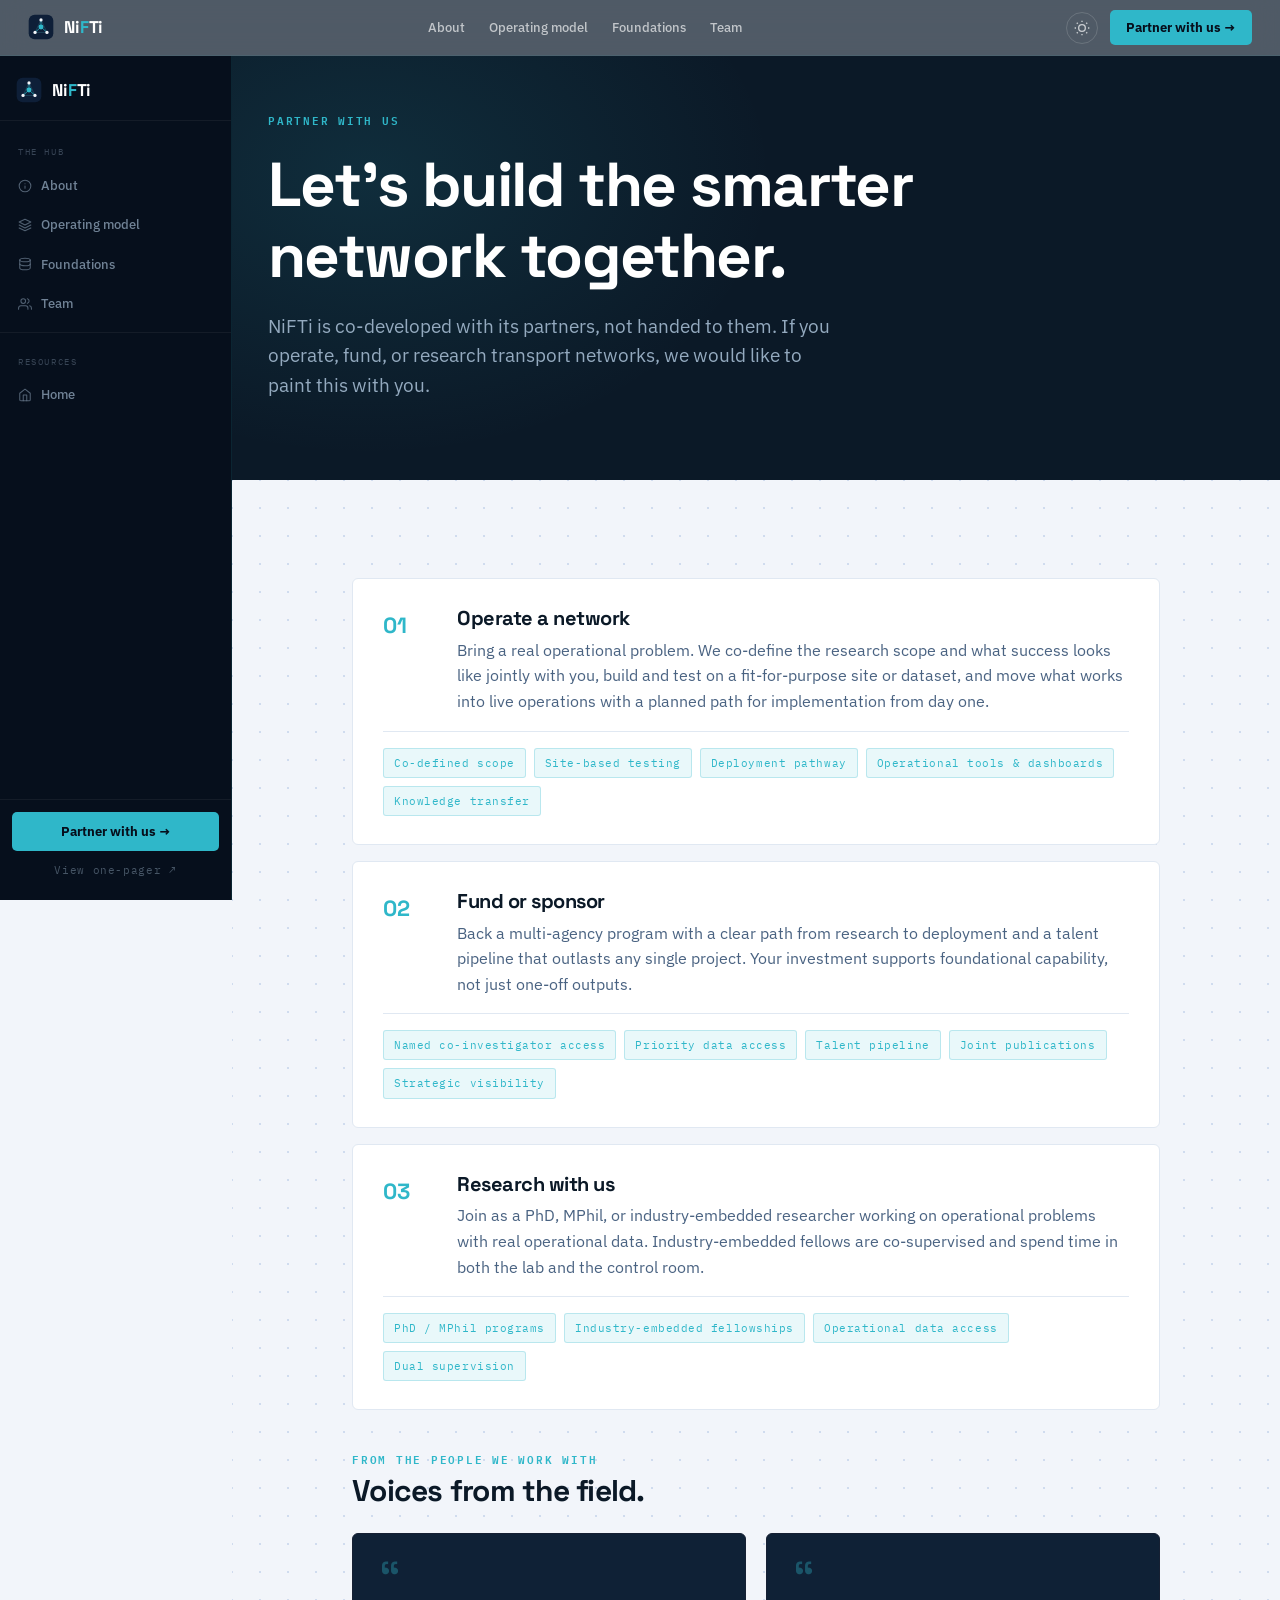
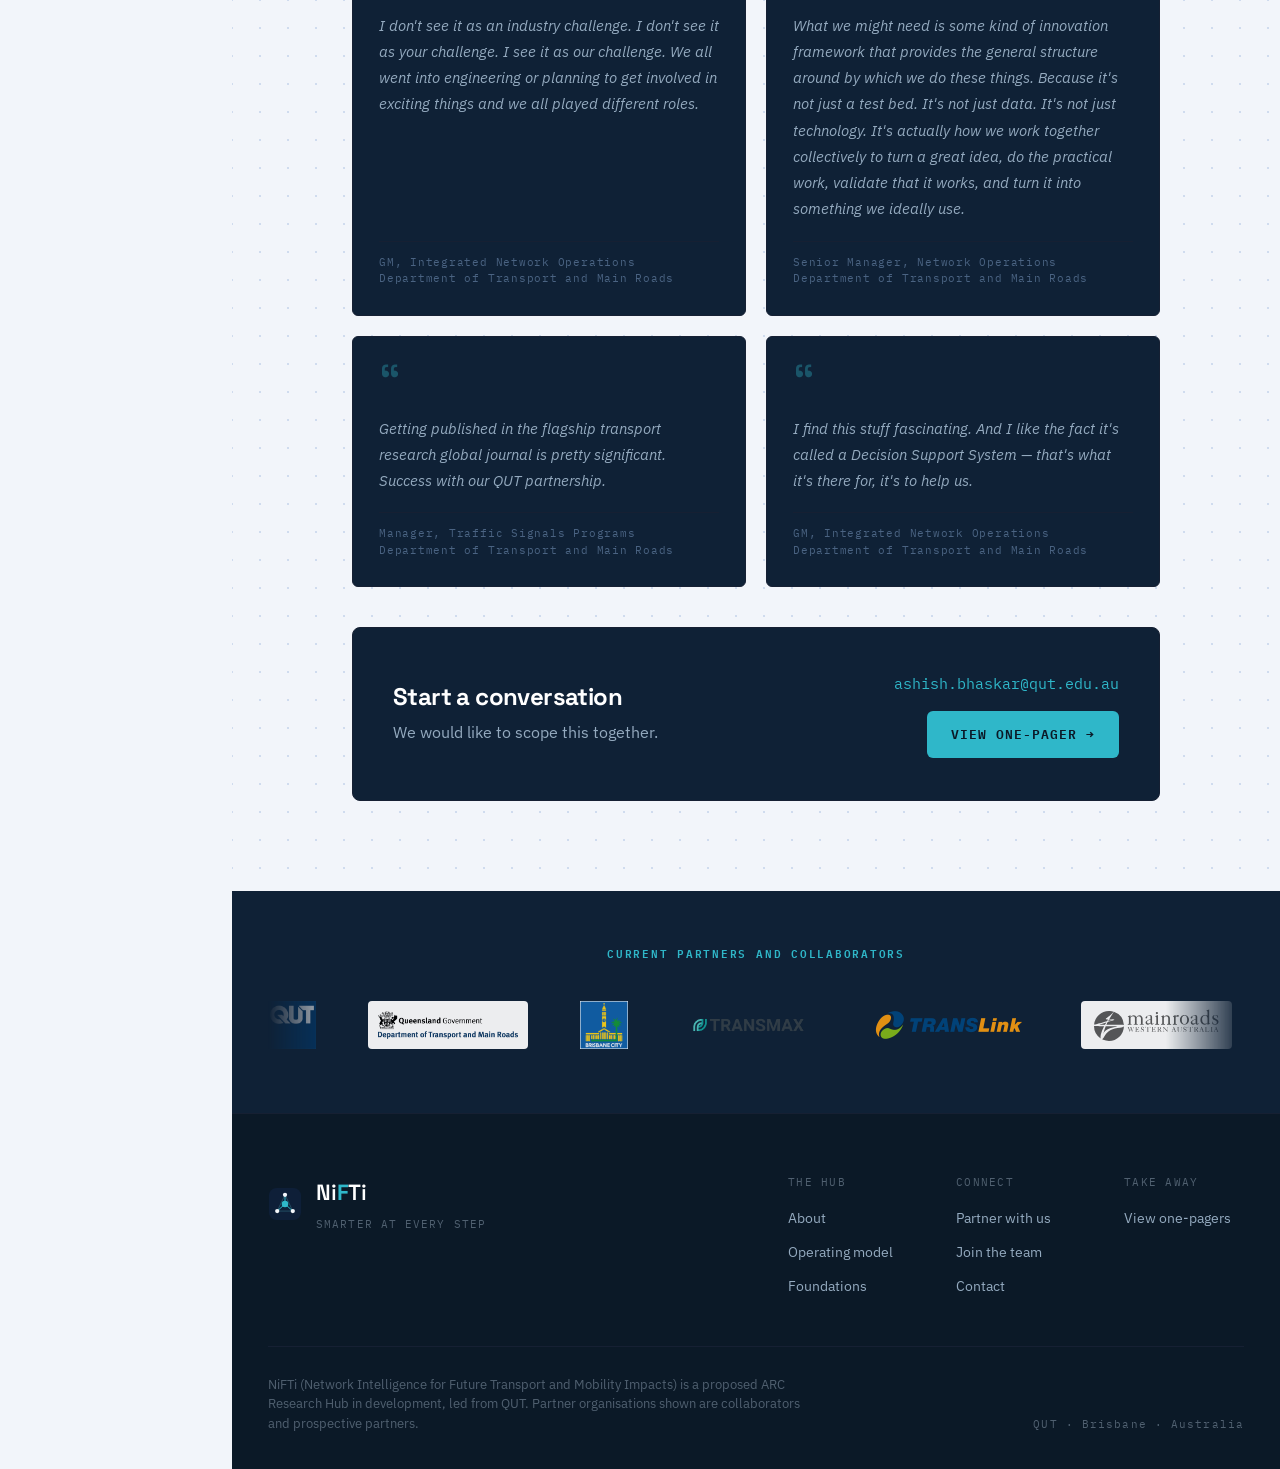
<file: partner.html>
﻿<!DOCTYPE html><html lang="en"><head><meta charset="UTF-8">
  <link rel="icon" type="image/svg+xml" href="favicon.svg"><meta name="viewport" content="width=device-width,initial-scale=1.0">
<title>Partner with us &middot; NiFTi</title>
<meta name="description" content="Partner with NiFTi to co-develop, fund, or research next-generation transport network intelligence. Government, industry, and academic pathways available.">
<meta property="og:type" content="website">
<meta property="og:site_name" content="NiFTi Research Hub">
<meta property="og:title" content="Partner with Us | NiFTi Research Hub">
<meta property="og:description" content="Partner with NiFTi to co-develop, fund, or research next-generation transport network intelligence. Government, industry, and academic pathways available.">
<meta property="og:url" content="https://abdhulkhadhir.github.io/nifti/partner.html">
<link rel="canonical" href="https://abdhulkhadhir.github.io/nifti/partner.html">
<meta property="og:image" content="https://abdhulkhadhir.github.io/nifti/assets/images/hero_one_pager_generic.webp">
<meta name="twitter:card" content="summary_large_image">
<meta name="twitter:title" content="Partner with Us | NiFTi Research Hub">
<meta name="twitter:description" content="Partner with NiFTi to co-develop, fund, or research next-generation transport network intelligence. Government, industry, and academic pathways available.">
<meta name="twitter:image" content="https://abdhulkhadhir.github.io/nifti/assets/images/hero_one_pager_generic.webp">
<link rel="preconnect" href="https://fonts.googleapis.com"><link rel="preconnect" href="https://fonts.gstatic.com" crossorigin>
<link href="https://fonts.googleapis.com/css2?family=Space+Grotesk:wght@500;600;700&family=IBM+Plex+Sans:wght@400;500;600&family=IBM+Plex+Mono:wght@500;600&display=swap" rel="stylesheet">
<link rel="stylesheet" href="nifti.css">
<style>
.partner-wrap{max-width:880px}
.ways{display:flex;flex-direction:column;gap:16px;margin-top:8px}
.way{background:var(--paper-2);border:1px solid var(--line-light);border-radius:6px;padding:28px 30px;transition:transform .25s,box-shadow .25s}
.way:hover{transform:translateY(-3px);box-shadow:0 12px 36px rgba(14,26,43,.10)}
.way-head{display:grid;grid-template-columns:54px 1fr;gap:20px;align-items:flex-start}
.way .wn{font-family:var(--display);font-weight:700;font-size:22px;color:var(--cyan)}
.way h3{font-size:20px;margin-bottom:8px}.way p{color:var(--text-mid);font-size:15.5px}
.way-benefits{display:flex;flex-wrap:wrap;gap:8px;margin-top:16px;padding-top:16px;border-top:1px solid var(--line-light)}
.benefit-tag{font-family:var(--mono);font-size:11px;letter-spacing:.05em;color:var(--cyan);background:rgba(47,183,201,.1);border:1px solid rgba(47,183,201,.25);border-radius:3px;padding:5px 10px}
.contact-band{background:var(--ink-2);border:1px solid var(--line-dark);border-radius:8px;padding:42px 40px;margin-top:40px;display:flex;justify-content:space-between;align-items:center;flex-wrap:wrap;gap:24px}
.contact-band h3{color:#fff;font-size:24px;margin-bottom:8px}.contact-band p{color:var(--text-light)}
.contact-band a.email{font-family:var(--mono);font-size:15px;color:var(--cyan)}
@media(max-width:880px){.way-head{grid-template-columns:1fr;gap:8px}.contact-band{flex-direction:column;align-items:flex-start}}
.voices-section{margin-top:40px}
.voices-grid{display:grid;grid-template-columns:1fr 1fr;gap:20px;margin-top:8px}
.voice-card{background:var(--ink-2);border:1px solid var(--line-dark);border-radius:6px;padding:28px 26px;display:flex;flex-direction:column}
.voice-mark{font-family:var(--display);font-size:52px;color:var(--cyan);opacity:.35;line-height:.75;margin-bottom:12px;flex-shrink:0}
.voice-text{font-size:15px;color:var(--text-light);line-height:1.75;font-style:italic;margin-bottom:18px;flex:1}
.voice-attr{font-family:var(--mono);font-size:11px;letter-spacing:.07em;color:var(--text-mid);border-top:1px solid var(--line-dark);padding-top:12px;line-height:1.5}
@media(max-width:680px){.voices-grid{grid-template-columns:1fr}}
</style></head>
<body>
<nav class="top-bar" id="topBar">
  <a class="tb-brand" href="index.html">
    <svg class="mark" viewBox="0 0 48 48" aria-hidden="true"><rect x="1.25" y="1.25" width="45.5" height="45.5" rx="11" fill="#0E1F38"/><line x1="24" y1="24" x2="24" y2="11" stroke="#2FB7C9" stroke-width="1.4"/><line x1="24" y1="24" x2="13" y2="34" stroke="#2FB7C9" stroke-width="1.4"/><line x1="24" y1="24" x2="35" y2="34" stroke="#2FB7C9" stroke-width="1.4"/><line x1="24" y1="11" x2="35" y2="34" stroke="rgba(95,216,230,.35)" stroke-width="1"/><line x1="24" y1="11" x2="13" y2="34" stroke="rgba(95,216,230,.35)" stroke-width="1"/><line x1="13" y1="34" x2="35" y2="34" stroke="rgba(95,216,230,.35)" stroke-width="1"/><circle cx="24" cy="11" r="3" fill="#F4F6FA"/><circle cx="13" cy="34" r="3" fill="#F4F6FA"/><circle cx="35" cy="34" r="3" fill="#F4F6FA"/><circle cx="24" cy="24" r="4.6" fill="#2FB7C9"/></svg>
    <span class="logo">Ni<b>F</b>Ti</span>
  </a>
  <div class="tb-links" id="tbLinks">
    <a href="about.html">About</a>
    <a href="model.html">Operating model</a>
    <a href="foundations.html">Foundations</a>
    <a href="team.html">Team</a>
  </div>
  <div style="display:flex;align-items:center;gap:12px">
    <button class="theme-toggle" id="themeToggle" aria-label="Toggle light/dark mode" onclick="toggleTheme()">
      <svg id="themeIcon" viewBox="0 0 24 24"><circle cx="12" cy="12" r="5"/><line x1="12" y1="1" x2="12" y2="3"/><line x1="12" y1="21" x2="12" y2="23"/><line x1="4.22" y1="4.22" x2="5.64" y2="5.64"/><line x1="18.36" y1="18.36" x2="19.78" y2="19.78"/><line x1="1" y1="12" x2="3" y2="12"/><line x1="21" y1="12" x2="23" y2="12"/><line x1="4.22" y1="19.78" x2="5.64" y2="18.36"/><line x1="18.36" y1="5.64" x2="19.78" y2="4.22"/></svg>
    </button>
    <a class="tb-cta" href="partner.html">Partner with us &rarr;</a>
    <button class="tb-hamburger" id="tbHamburger" aria-label="Open menu" onclick="toggleMobileNav()">
      <svg viewBox="0 0 24 24"><line x1="3" y1="6" x2="21" y2="6"/><line x1="3" y1="12" x2="21" y2="12"/><line x1="3" y1="18" x2="21" y2="18"/></svg>
    </button>
  </div>
</nav>
<div class="site-layout">
<button class="sb-toggle" id="sbToggle" aria-label="Open navigation" onclick="toggleSidebar()"><svg viewBox="0 0 24 24"><line x1="3" y1="6" x2="21" y2="6"/><line x1="3" y1="12" x2="21" y2="12"/><line x1="3" y1="18" x2="21" y2="18"/></svg><span class="sb-toggle-logo">Ni<b>F</b>Ti</span></button>
<aside class="sidebar" id="sidebar"><div class="sb-head"><a href="index.html" class="sb-brand"><svg class="mark" viewBox="0 0 48 48" aria-hidden="true"><rect x="1.25" y="1.25" width="45.5" height="45.5" rx="11" fill="#0E1F38"/><line x1="24" y1="24" x2="24" y2="11" stroke="#2FB7C9" stroke-width="1.4"/><line x1="24" y1="24" x2="13" y2="34" stroke="#2FB7C9" stroke-width="1.4"/><line x1="24" y1="24" x2="35" y2="34" stroke="#2FB7C9" stroke-width="1.4"/><line x1="24" y1="11" x2="35" y2="34" stroke="rgba(95,216,230,.35)" stroke-width="1"/><line x1="24" y1="11" x2="13" y2="34" stroke="rgba(95,216,230,.35)" stroke-width="1"/><line x1="13" y1="34" x2="35" y2="34" stroke="rgba(95,216,230,.35)" stroke-width="1"/><circle cx="24" cy="11" r="3" fill="#F4F6FA"/><circle cx="13" cy="34" r="3" fill="#F4F6FA"/><circle cx="35" cy="34" r="3" fill="#F4F6FA"/><circle cx="24" cy="24" r="4.6" fill="#2FB7C9"/></svg><span class="logo">Ni<b>F</b>Ti</span></a><button class="sb-close" aria-label="Close" onclick="toggleSidebar()">&#10005;</button></div><nav class="sb-nav"><span class="sb-section-label">The hub</span><a href="about.html" class="sb-link"><svg viewBox="0 0 24 24"><circle cx="12" cy="12" r="10"/><path d="M12 16v-4m0-4h.01"/></svg>About</a><a href="model.html" class="sb-link"><svg viewBox="0 0 24 24"><polygon points="12 2 2 7 12 12 22 7 12 2"/><polyline points="2 17 12 22 22 17"/><polyline points="2 12 12 17 22 12"/></svg>Operating model</a><a href="foundations.html" class="sb-link"><svg viewBox="0 0 24 24"><ellipse cx="12" cy="5" rx="9" ry="3"/><path d="M21 12c0 1.66-4 3-9 3s-9-1.34-9-3"/><path d="M3 5v14c0 1.66 4 3 9 3s9-1.34 9-3V5"/></svg>Foundations</a><a href="team.html" class="sb-link"><svg viewBox="0 0 24 24"><path d="M17 21v-2a4 4 0 00-4-4H5a4 4 0 00-4 4v2"/><circle cx="9" cy="7" r="4"/><path d="M23 21v-2a4 4 0 00-3-3.87"/><path d="M16 3.13a4 4 0 010 7.75"/></svg>Team</a><div class="sb-sep"></div><span class="sb-section-label">Resources</span><a href="index.html" class="sb-link"><svg viewBox="0 0 24 24"><path d="M3 9l9-7 9 7v11a2 2 0 01-2 2H5a2 2 0 01-2-2z"/><polyline points="9 22 9 12 15 12 15 22"/></svg>Home</a></nav><div class="sb-bottom"><a href="partner.html" class="sb-cta-btn active">Partner with us &rarr;</a><a href="one-pager.html" target="_blank" class="sb-onepager">View one-pager &#8599;</a></div></aside>
<div class="sb-overlay" id="sbOverlay" onclick="toggleSidebar()"></div>
<main class="site-main"><header class="pagehead"><div class="glow"></div><div class="wrap"><span class="eyebrow">Partner with us</span><h1>Let's build the smarter network together.</h1><p>NiFTi is co-developed with its partners, not handed to them. If you operate, fund, or research transport networks, we would like to paint this with you.</p></div></header>
<section>
  <div class="wrap partner-wrap">
    <div class="ways">
      <div class="way reveal">
        <div class="way-head"><div class="wn">01</div><div><h3>Operate a network</h3><p>Bring a real operational problem. We co-define the research scope and what success looks like jointly with you, build and test on a fit-for-purpose site or dataset, and move what works into live operations with a planned path for implementation from day one.</p></div></div>
        <div class="way-benefits"><span class="benefit-tag">Co-defined scope</span><span class="benefit-tag">Site-based testing</span><span class="benefit-tag">Deployment pathway</span><span class="benefit-tag">Operational tools &amp; dashboards</span><span class="benefit-tag">Knowledge transfer</span></div>
      </div>
      <div class="way reveal">
        <div class="way-head"><div class="wn">02</div><div><h3>Fund or sponsor</h3><p>Back a multi-agency program with a clear path from research to deployment and a talent pipeline that outlasts any single project. Your investment supports foundational capability, not just one-off outputs.</p></div></div>
        <div class="way-benefits"><span class="benefit-tag">Named co-investigator access</span><span class="benefit-tag">Priority data access</span><span class="benefit-tag">Talent pipeline</span><span class="benefit-tag">Joint publications</span><span class="benefit-tag">Strategic visibility</span></div>
      </div>
      <div class="way reveal">
        <div class="way-head"><div class="wn">03</div><div><h3>Research with us</h3><p>Join as a PhD, MPhil, or industry-embedded researcher working on operational problems with real operational data. Industry-embedded fellows are co-supervised and spend time in both the lab and the control room.</p></div></div>
        <div class="way-benefits"><span class="benefit-tag">PhD / MPhil programs</span><span class="benefit-tag">Industry-embedded fellowships</span><span class="benefit-tag">Operational data access</span><span class="benefit-tag">Dual supervision</span></div>
      </div>
    </div>
    <div class="voices-section reveal">
      <span class="eyebrow" style="display:block;margin-bottom:6px">From the people we work with</span>
      <h2 style="font-size:clamp(20px,2.8vw,30px);margin-bottom:24px">Voices from the field.</h2>
      <div class="voices-grid">
        <div class="voice-card">
          <div class="voice-mark">&ldquo;</div>
          <p class="voice-text">I don't see it as an industry challenge. I don't see it as your challenge. I see it as our challenge. We all went into engineering or planning to get involved in exciting things and we all played different roles.</p>
          <div class="voice-attr">GM, Integrated Network Operations<br>Department of Transport and Main Roads</div>
        </div>
        <div class="voice-card">
          <div class="voice-mark">&ldquo;</div>
          <p class="voice-text">What we might need is some kind of innovation framework that provides the general structure around by which we do these things. Because it's not just a test bed. It's not just data. It's not just technology. It's actually how we work together collectively to turn a great idea, do the practical work, validate that it works, and turn it into something we ideally use.</p>
          <div class="voice-attr">Senior Manager, Network Operations<br>Department of Transport and Main Roads</div>
        </div>
        <div class="voice-card">
          <div class="voice-mark">&ldquo;</div>
          <p class="voice-text">Getting published in the flagship transport research global journal is pretty significant. Success with our QUT partnership.</p>
          <div class="voice-attr">Manager, Traffic Signals Programs<br>Department of Transport and Main Roads</div>
        </div>
        <div class="voice-card">
          <div class="voice-mark">&ldquo;</div>
          <p class="voice-text">I find this stuff fascinating. And I like the fact it's called a Decision Support System &mdash; that's what it's there for, it's to help us.</p>
          <div class="voice-attr">GM, Integrated Network Operations<br>Department of Transport and Main Roads</div>
        </div>
      </div>
    </div>

    <div class="contact-band reveal">
      <div><h3>Start a conversation</h3><p>We would like to scope this together.</p></div>
      <div style="text-align:right"><a class="email" href="mailto:ashish.bhaskar@qut.edu.au">ashish.bhaskar@qut.edu.au</a><div style="margin-top:14px"><a class="btn btn-primary" href="one-pager.html" target="_blank">View one-pager &rarr;</a></div></div>
    </div>
  </div>
</section>

<section style="padding:48px 0 60px;background:var(--ink-2)">
  <div class="wrap" style="text-align:center">
    <span class="eyebrow" style="color:var(--cyan)">Current partners and collaborators</span>
    <div class="logo-marquee" style="margin-top:32px">
      <div class="logo-track">
        <img src="assets/images/logo-qut.jpg" alt="QUT" class="partner-logo partner-logo--tall" loading="lazy">
        <img src="assets/images/logo-tmr.png" alt="Department of Transport and Main Roads" class="partner-logo partner-logo--light partner-logo--tall" loading="lazy">
        <img src="assets/images/logo-bcc.png" alt="Brisbane City Council" class="partner-logo partner-logo--tall" loading="lazy">
        <img src="assets/images/logo-transmax.png" alt="Transmax" class="partner-logo partner-logo--tall" loading="lazy">
        <img src="assets/images/logo-translink.png" alt="TransLink" class="partner-logo partner-logo--tall" loading="lazy">
        <img src="assets/images/logo-mainroads-wa.svg" alt="Main Roads Western Australia" class="partner-logo partner-logo--light partner-logo--tall" loading="lazy">
        <img src="assets/images/logo-imove.jpg" alt="iMOVE Cooperative Research Centre" class="partner-logo partner-logo--light partner-logo--tall" loading="lazy">
        <img src="assets/images/logo-aimsun.png" alt="Aimsun" class="partner-logo partner-logo--tall" loading="lazy">
        <img src="assets/images/logo-qut.jpg" alt="" class="partner-logo partner-logo--tall" loading="lazy" aria-hidden="true">
        <img src="assets/images/logo-tmr.png" alt="" class="partner-logo partner-logo--light partner-logo--tall" loading="lazy" aria-hidden="true">
        <img src="assets/images/logo-bcc.png" alt="" class="partner-logo partner-logo--tall" loading="lazy" aria-hidden="true">
        <img src="assets/images/logo-transmax.png" alt="" class="partner-logo partner-logo--tall" loading="lazy" aria-hidden="true">
        <img src="assets/images/logo-translink.png" alt="" class="partner-logo partner-logo--tall" loading="lazy" aria-hidden="true">
        <img src="assets/images/logo-mainroads-wa.svg" alt="" class="partner-logo partner-logo--light partner-logo--tall" loading="lazy" aria-hidden="true">
        <img src="assets/images/logo-imove.jpg" alt="" class="partner-logo partner-logo--light partner-logo--tall" loading="lazy" aria-hidden="true">
        <img src="assets/images/logo-aimsun.png" alt="" class="partner-logo partner-logo--tall" loading="lazy" aria-hidden="true">
      </div>
    </div>
  </div>
</section>

<footer>
  <div class="wrap">
    <div class="foot-top">
      <div class="foot-brand"><svg class="mark" viewBox="0 0 48 48" aria-hidden="true"><rect x="1.25" y="1.25" width="45.5" height="45.5" rx="11" fill="#0E1F38"/><line x1="24" y1="24" x2="24" y2="11" stroke="#2FB7C9" stroke-width="1.4"/><line x1="24" y1="24" x2="13" y2="34" stroke="#2FB7C9" stroke-width="1.4"/><line x1="24" y1="24" x2="35" y2="34" stroke="#2FB7C9" stroke-width="1.4"/><line x1="24" y1="11" x2="35" y2="34" stroke="rgba(95,216,230,.35)" stroke-width="1"/><line x1="24" y1="11" x2="13" y2="34" stroke="rgba(95,216,230,.35)" stroke-width="1"/><line x1="13" y1="34" x2="35" y2="34" stroke="rgba(95,216,230,.35)" stroke-width="1"/><circle cx="24" cy="11" r="3" fill="#F4F6FA"/><circle cx="13" cy="34" r="3" fill="#F4F6FA"/><circle cx="35" cy="34" r="3" fill="#F4F6FA"/><circle cx="24" cy="24" r="4.6" fill="#2FB7C9"/></svg><div><div class="logo">Ni<b>F</b>Ti</div><div class="sig">Smarter at every step</div></div></div>
      <div class="foot-cols">
        <div class="foot-col"><span class="mono">The hub</span><a href="about.html">About</a><a href="model.html">Operating model</a><a href="foundations.html">Foundations</a></div>
        <div class="foot-col"><span class="mono">Connect</span><a href="partner.html">Partner with us</a><a href="team.html">Join the team</a><a href="mailto:ashish.bhaskar@qut.edu.au">Contact</a></div>
        <div class="foot-col"><span class="mono">Take away</span><a href="one-pager.html" target="_blank">View one-pagers</a></div>
      </div>
    </div>
    <div class="foot-bottom">
      <span class="note">NiFTi (Network Intelligence for Future Transport and Mobility Impacts) is a proposed ARC Research Hub in development, led from QUT. Partner organisations shown are collaborators and prospective partners.</span>
      <span class="mono">QUT &middot; Brisbane &middot; Australia</span>
    </div>
  </div>
</footer>
</main>
</div>
<script src="nifti.js"></script>
</body></html>
</file>
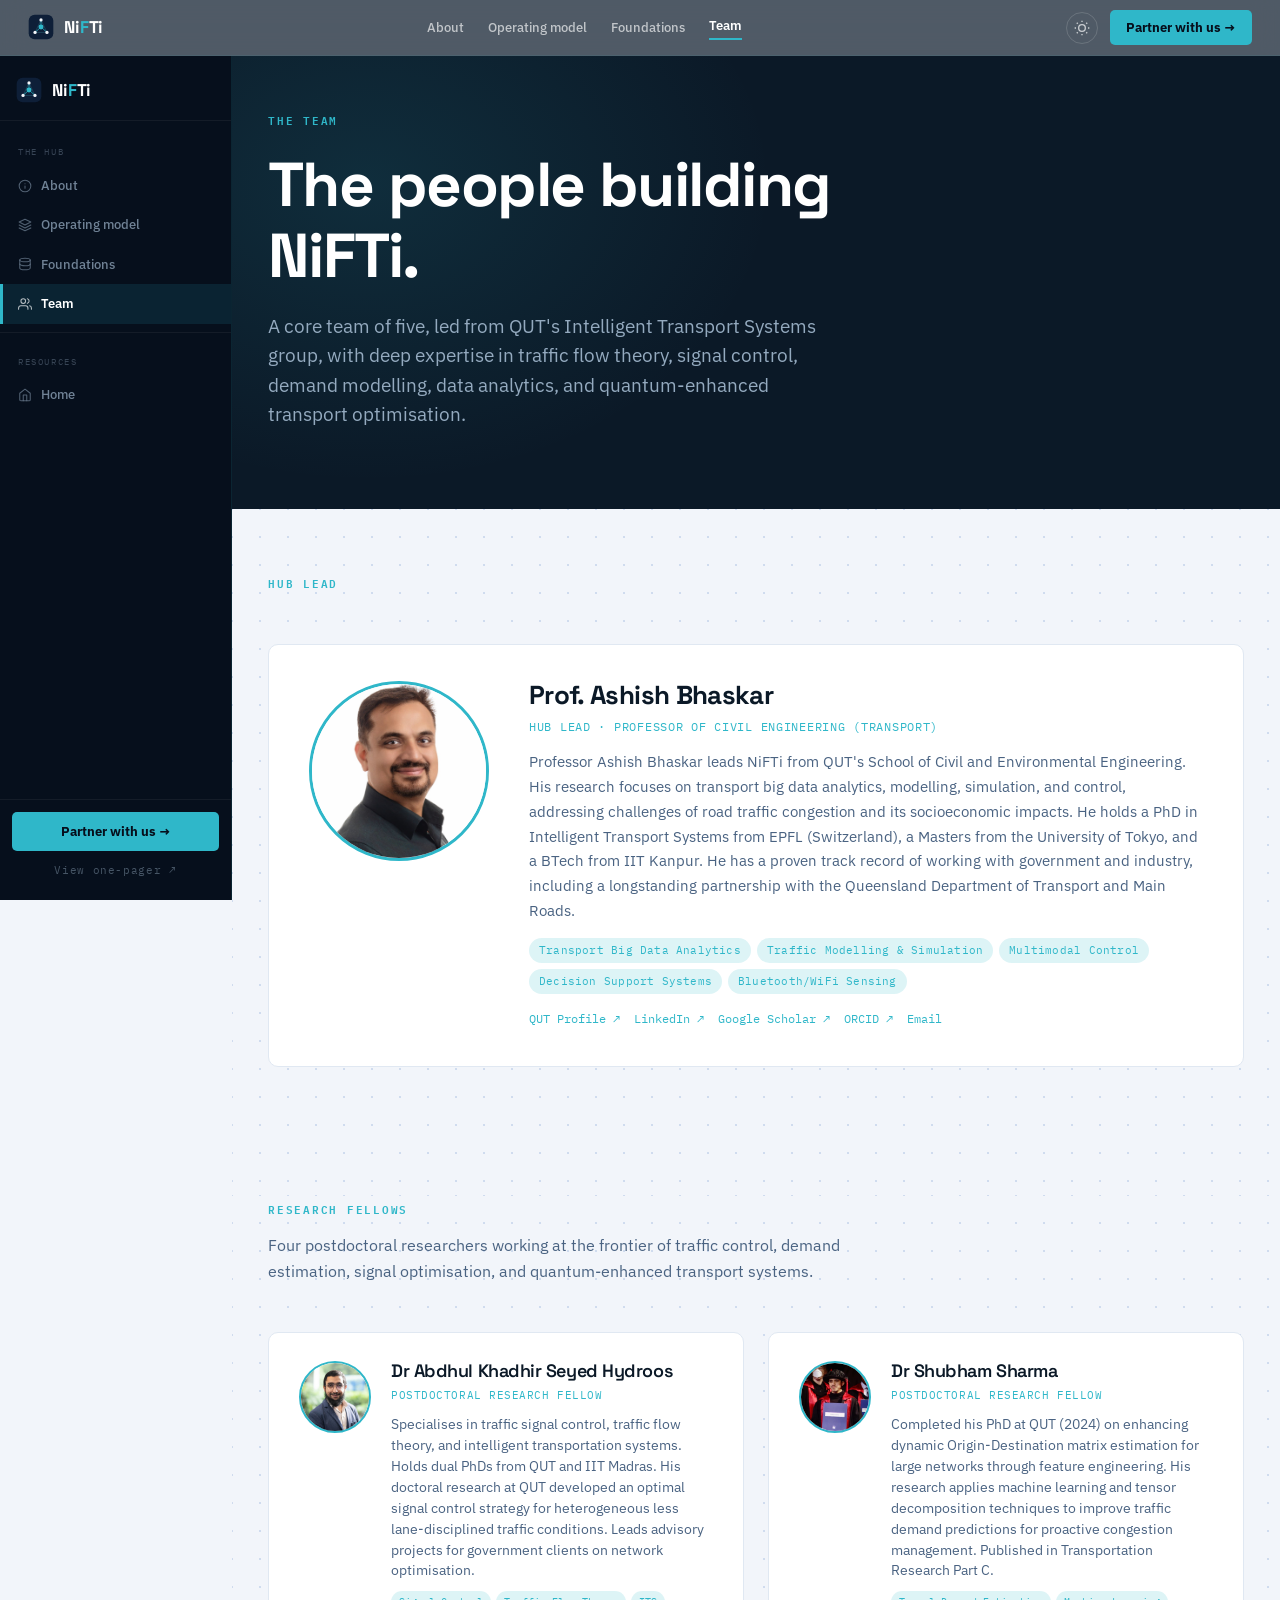
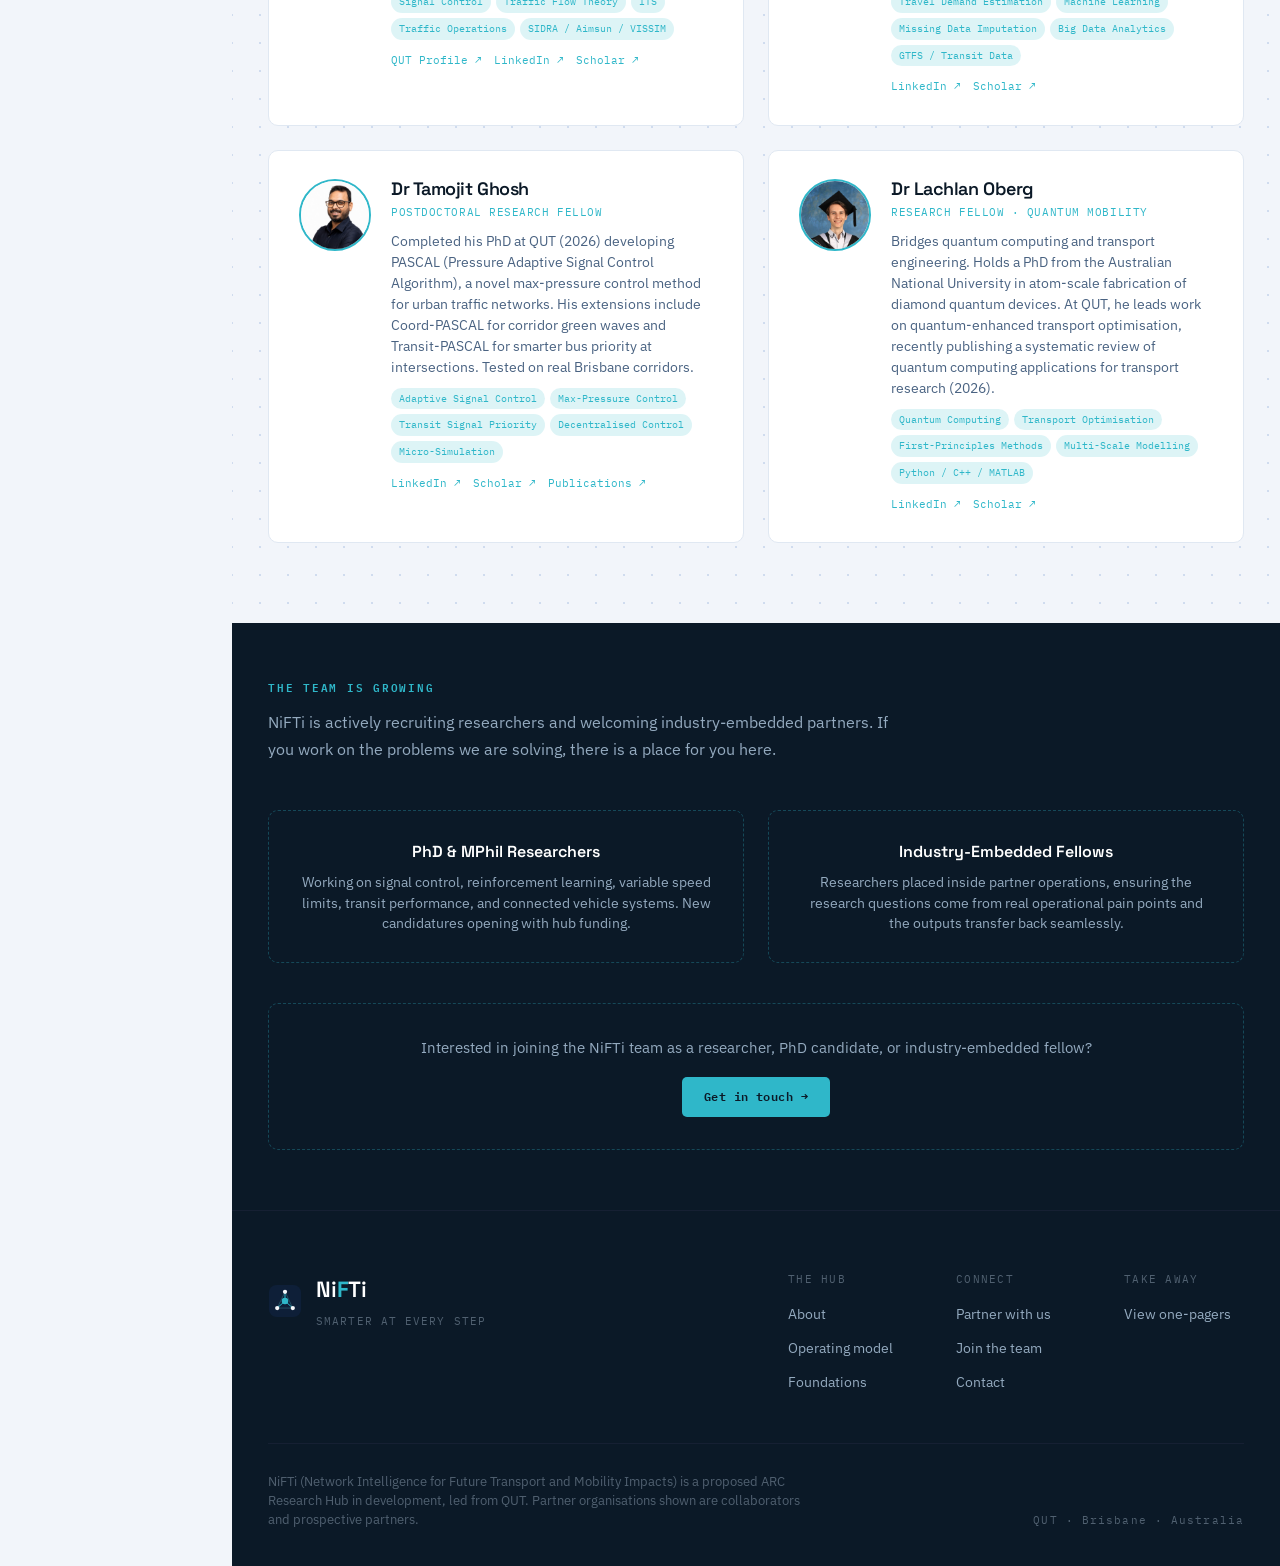
<file: team.html>
﻿<!DOCTYPE html><html lang="en"><head><meta charset="UTF-8">
  <link rel="icon" type="image/svg+xml" href="favicon.svg"><meta name="viewport" content="width=device-width,initial-scale=1.0">
<title>Team &middot; NiFTi</title>
<meta name="description" content="Meet the NiFTi research team led by Professor Ashish Bhaskar at Queensland University of Technology — bridging transport research and live network operations.">
<meta property="og:type" content="website">
<meta property="og:site_name" content="NiFTi Research Hub">
<meta property="og:title" content="The Team | NiFTi Research Hub">
<meta property="og:description" content="Meet the NiFTi research team led by Professor Ashish Bhaskar at Queensland University of Technology — bridging transport research and live network operations.">
<meta property="og:url" content="https://abdhulkhadhir.github.io/nifti/team.html">
<link rel="canonical" href="https://abdhulkhadhir.github.io/nifti/team.html">
<meta property="og:image" content="https://abdhulkhadhir.github.io/nifti/assets/images/hero_one_pager_generic.webp">
<meta name="twitter:card" content="summary_large_image">
<meta name="twitter:title" content="The Team | NiFTi Research Hub">
<meta name="twitter:description" content="Meet the NiFTi research team led by Professor Ashish Bhaskar at Queensland University of Technology — bridging transport research and live network operations.">
<meta name="twitter:image" content="https://abdhulkhadhir.github.io/nifti/assets/images/hero_one_pager_generic.webp">
<link rel="preconnect" href="https://fonts.googleapis.com"><link rel="preconnect" href="https://fonts.gstatic.com" crossorigin>
<link href="https://fonts.googleapis.com/css2?family=Space+Grotesk:wght@500;600;700&family=IBM+Plex+Sans:wght@400;500;600&family=IBM+Plex+Mono:wght@500;600&display=swap" rel="stylesheet">
<link rel="stylesheet" href="nifti.css">
<style>
.team-section{padding:60px 0 80px}
.team-section.dark{background:var(--ink);padding:50px 0 60px}
.team-intro{max-width:640px;margin-bottom:48px}
.team-intro p{color:var(--text-mid);margin-top:10px;line-height:1.65}

/* Lead card */
.lead-card{display:grid;grid-template-columns:180px 1fr;gap:40px;background:var(--paper-2);border:1px solid var(--line-light);border-radius:10px;padding:36px 40px;margin-bottom:48px}
.lead-card .photo{width:180px;height:180px;border-radius:50%;object-fit:cover;border:3px solid var(--cyan)}
.lead-card .avatar-placeholder{width:180px;height:180px;border-radius:50%;background:linear-gradient(135deg,var(--slate),var(--cyan));display:flex;align-items:center;justify-content:center;font-family:var(--display);font-weight:700;font-size:56px;color:#fff;flex-shrink:0;border:3px solid var(--cyan)}
.lead-card .info h2{font-family:var(--display);font-size:26px;font-weight:700;color:var(--text-dark);margin:0}
.lead-card .role{font-family:var(--mono);font-size:12px;letter-spacing:.06em;text-transform:uppercase;color:var(--cyan);margin-top:6px}
.lead-card .bio{color:var(--text-mid);line-height:1.65;margin-top:14px;font-size:15px}
.lead-card .tags{display:flex;flex-wrap:wrap;gap:6px;margin-top:14px}
.lead-card .tag{font-family:var(--mono);font-size:10.5px;padding:4px 10px;border-radius:20px;background:var(--cyan-dim);color:var(--cyan);letter-spacing:.02em}
.lead-card .links{display:flex;gap:14px;margin-top:16px}
.lead-card .links a{font-family:var(--mono);font-size:11.5px;color:var(--cyan);text-decoration:none;border-bottom:1px solid transparent;transition:border-color .15s}
.lead-card .links a:hover{border-color:var(--cyan)}

/* Fellows grid */
.fellows-grid{display:grid;grid-template-columns:repeat(2,1fr);gap:24px}
.fellow{background:var(--paper-2);border:1px solid var(--line-light);border-radius:10px;padding:28px 30px;display:flex;gap:20px}
.fellow .avatar-sm{width:72px;height:72px;border-radius:50%;flex-shrink:0;background:linear-gradient(135deg,var(--slate),var(--cyan));display:flex;align-items:center;justify-content:center;font-family:var(--display);font-weight:700;font-size:22px;color:#fff;border:2px solid var(--cyan)}
.fellow .photo-sm{width:72px;height:72px;border-radius:50%;flex-shrink:0;object-fit:cover;border:2px solid var(--cyan)}
.fellow h3{font-family:var(--display);font-size:18px;font-weight:600;color:var(--text-dark);margin:0}
.fellow .role{font-family:var(--mono);font-size:11px;letter-spacing:.05em;text-transform:uppercase;color:var(--cyan);margin-top:4px}
.fellow .bio{color:var(--text-mid);font-size:13.5px;line-height:1.55;margin-top:10px}
.fellow .tags{display:flex;flex-wrap:wrap;gap:5px;margin-top:10px}
.fellow .tag{font-family:var(--mono);font-size:9.5px;padding:3px 8px;border-radius:16px;background:var(--cyan-dim);color:var(--cyan)}
.fellow .links{display:flex;gap:12px;margin-top:12px}
.fellow .links a{font-family:var(--mono);font-size:10.5px;color:var(--cyan);text-decoration:none;border-bottom:1px solid transparent;transition:border-color .15s}
.fellow .links a:hover{border-color:var(--cyan)}

/* Growing section */
.growing-grid{display:grid;grid-template-columns:repeat(2,1fr);gap:24px;margin-top:36px}
.grow-card{border:1px dashed rgba(47,183,201,.3);border-radius:10px;padding:28px 30px;text-align:center}
.grow-card .gc-title{font-family:var(--display);font-weight:600;font-size:16px;color:#fff;margin-bottom:6px}
.grow-card .gc-body{font-size:13.5px;color:var(--text-light);line-height:1.55}

/* Join CTA */
.join-cta{text-align:center;margin-top:40px;padding:32px;border:1px dashed rgba(47,183,201,.3);border-radius:10px}
.join-cta p{color:var(--text-light);font-size:15px;margin-bottom:16px}
.join-cta a{display:inline-block;font-family:var(--mono);font-size:12px;letter-spacing:.04em;background:var(--cyan);color:var(--ink);padding:10px 22px;border-radius:5px;text-decoration:none;font-weight:600;transition:opacity .15s}
.join-cta a:hover{opacity:.85}

@media(max-width:880px){
  .lead-card{grid-template-columns:1fr;justify-items:center;text-align:center;padding:28px 24px}
  .lead-card .tags,.lead-card .links{justify-content:center}
  .fellows-grid{grid-template-columns:1fr}
  .growing-grid{grid-template-columns:1fr}
  .fellow{flex-direction:column;align-items:center;text-align:center}
  .fellow .tags,.fellow .links{justify-content:center}
}
</style></head>
<body>
<nav class="top-bar" id="topBar">
  <a class="tb-brand" href="index.html">
    <svg class="mark" viewBox="0 0 48 48" aria-hidden="true"><rect x="1.25" y="1.25" width="45.5" height="45.5" rx="11" fill="#0E1F38"/><line x1="24" y1="24" x2="24" y2="11" stroke="#2FB7C9" stroke-width="1.4"/><line x1="24" y1="24" x2="13" y2="34" stroke="#2FB7C9" stroke-width="1.4"/><line x1="24" y1="24" x2="35" y2="34" stroke="#2FB7C9" stroke-width="1.4"/><line x1="24" y1="11" x2="35" y2="34" stroke="rgba(95,216,230,.35)" stroke-width="1"/><line x1="24" y1="11" x2="13" y2="34" stroke="rgba(95,216,230,.35)" stroke-width="1"/><line x1="13" y1="34" x2="35" y2="34" stroke="rgba(95,216,230,.35)" stroke-width="1"/><circle cx="24" cy="11" r="3" fill="#F4F6FA"/><circle cx="13" cy="34" r="3" fill="#F4F6FA"/><circle cx="35" cy="34" r="3" fill="#F4F6FA"/><circle cx="24" cy="24" r="4.6" fill="#2FB7C9"/></svg>
    <span class="logo">Ni<b>F</b>Ti</span>
  </a>
  <div class="tb-links" id="tbLinks">
    <a href="about.html">About</a>
    <a href="model.html">Operating model</a>
    <a href="foundations.html">Foundations</a>
    <a href="team.html">Team</a>
  </div>
  <div style="display:flex;align-items:center;gap:12px">
    <button class="theme-toggle" id="themeToggle" aria-label="Toggle light/dark mode" onclick="toggleTheme()">
      <svg id="themeIcon" viewBox="0 0 24 24"><circle cx="12" cy="12" r="5"/><line x1="12" y1="1" x2="12" y2="3"/><line x1="12" y1="21" x2="12" y2="23"/><line x1="4.22" y1="4.22" x2="5.64" y2="5.64"/><line x1="18.36" y1="18.36" x2="19.78" y2="19.78"/><line x1="1" y1="12" x2="3" y2="12"/><line x1="21" y1="12" x2="23" y2="12"/><line x1="4.22" y1="19.78" x2="5.64" y2="18.36"/><line x1="18.36" y1="5.64" x2="19.78" y2="4.22"/></svg>
    </button>
    <a class="tb-cta" href="partner.html">Partner with us &rarr;</a>
    <button class="tb-hamburger" id="tbHamburger" aria-label="Open menu" onclick="toggleMobileNav()">
      <svg viewBox="0 0 24 24"><line x1="3" y1="6" x2="21" y2="6"/><line x1="3" y1="12" x2="21" y2="12"/><line x1="3" y1="18" x2="21" y2="18"/></svg>
    </button>
  </div>
</nav>
<div class="site-layout">
<button class="sb-toggle" id="sbToggle" aria-label="Open navigation" onclick="toggleSidebar()"><svg viewBox="0 0 24 24"><line x1="3" y1="6" x2="21" y2="6"/><line x1="3" y1="12" x2="21" y2="12"/><line x1="3" y1="18" x2="21" y2="18"/></svg><span class="sb-toggle-logo">Ni<b>F</b>Ti</span></button>
<aside class="sidebar" id="sidebar"><div class="sb-head"><a href="index.html" class="sb-brand"><svg class="mark" viewBox="0 0 48 48" aria-hidden="true"><rect x="1.25" y="1.25" width="45.5" height="45.5" rx="11" fill="#0E1F38"/><line x1="24" y1="24" x2="24" y2="11" stroke="#2FB7C9" stroke-width="1.4"/><line x1="24" y1="24" x2="13" y2="34" stroke="#2FB7C9" stroke-width="1.4"/><line x1="24" y1="24" x2="35" y2="34" stroke="#2FB7C9" stroke-width="1.4"/><line x1="24" y1="11" x2="35" y2="34" stroke="rgba(95,216,230,.35)" stroke-width="1"/><line x1="24" y1="11" x2="13" y2="34" stroke="rgba(95,216,230,.35)" stroke-width="1"/><line x1="13" y1="34" x2="35" y2="34" stroke="rgba(95,216,230,.35)" stroke-width="1"/><circle cx="24" cy="11" r="3" fill="#F4F6FA"/><circle cx="13" cy="34" r="3" fill="#F4F6FA"/><circle cx="35" cy="34" r="3" fill="#F4F6FA"/><circle cx="24" cy="24" r="4.6" fill="#2FB7C9"/></svg><span class="logo">Ni<b>F</b>Ti</span></a><button class="sb-close" aria-label="Close" onclick="toggleSidebar()">&#10005;</button></div><nav class="sb-nav"><span class="sb-section-label">The hub</span><a href="about.html" class="sb-link"><svg viewBox="0 0 24 24"><circle cx="12" cy="12" r="10"/><path d="M12 16v-4m0-4h.01"/></svg>About</a><a href="model.html" class="sb-link"><svg viewBox="0 0 24 24"><polygon points="12 2 2 7 12 12 22 7 12 2"/><polyline points="2 17 12 22 22 17"/><polyline points="2 12 12 17 22 12"/></svg>Operating model</a><a href="foundations.html" class="sb-link"><svg viewBox="0 0 24 24"><ellipse cx="12" cy="5" rx="9" ry="3"/><path d="M21 12c0 1.66-4 3-9 3s-9-1.34-9-3"/><path d="M3 5v14c0 1.66 4 3 9 3s9-1.34 9-3V5"/></svg>Foundations</a><a href="team.html" class="sb-link active"><svg viewBox="0 0 24 24"><path d="M17 21v-2a4 4 0 00-4-4H5a4 4 0 00-4 4v2"/><circle cx="9" cy="7" r="4"/><path d="M23 21v-2a4 4 0 00-3-3.87"/><path d="M16 3.13a4 4 0 010 7.75"/></svg>Team</a><div class="sb-sep"></div><span class="sb-section-label">Resources</span><a href="index.html" class="sb-link"><svg viewBox="0 0 24 24"><path d="M3 9l9-7 9 7v11a2 2 0 01-2 2H5a2 2 0 01-2-2z"/><polyline points="9 22 9 12 15 12 15 22"/></svg>Home</a></nav><div class="sb-bottom"><a href="partner.html" class="sb-cta-btn">Partner with us &rarr;</a><a href="one-pager.html" target="_blank" class="sb-onepager">View one-pager &#8599;</a></div></aside>
<div class="sb-overlay" id="sbOverlay" onclick="toggleSidebar()"></div>
<main class="site-main">

<header class="pagehead"><div class="glow"></div><div class="wrap"><span class="eyebrow">The team</span><h1>The people building NiFTi.</h1><p>A core team of five, led from QUT's Intelligent Transport Systems group, with deep expertise in traffic flow theory, signal control, demand modelling, data analytics, and quantum-enhanced transport optimisation.</p></div></header>

<!-- Hub Lead -->
<section class="team-section">
  <div class="wrap">
    <div class="team-intro">
      <span class="eyebrow">Hub lead</span>
    </div>

    <div class="lead-card reveal">
      <img class="photo" src="assets/images/people/AB.jpg" alt="Professor Ashish Bhaskar" loading="lazy">
      <div class="info">
        <h2>Prof. Ashish Bhaskar</h2>
        <div class="role">Hub Lead &middot; Professor of Civil Engineering (Transport)</div>
        <p class="bio">Professor Ashish Bhaskar leads NiFTi from QUT's School of Civil and Environmental Engineering. His research focuses on transport big data analytics, modelling, simulation, and control, addressing challenges of road traffic congestion and its socioeconomic impacts. He holds a PhD in Intelligent Transport Systems from EPFL (Switzerland), a Masters from the University of Tokyo, and a BTech from IIT Kanpur. He has a proven track record of working with government and industry, including a longstanding partnership with the Queensland Department of Transport and Main Roads.</p>
        <div class="tags">
          <span class="tag">Transport Big Data Analytics</span>
          <span class="tag">Traffic Modelling &amp; Simulation</span>
          <span class="tag">Multimodal Control</span>
          <span class="tag">Decision Support Systems</span>
          <span class="tag">Bluetooth/WiFi Sensing</span>
        </div>
        <div class="links">
          <a href="https://www.qut.edu.au/about/our-people/academic-profiles/ashish.bhaskar" target="_blank">QUT Profile &#8599;</a>
          <a href="https://au.linkedin.com/in/ashishbhaskar" target="_blank">LinkedIn &#8599;</a>
          <a href="https://scholar.google.com.au/citations?user=dTWB4uIAAAAJ" target="_blank">Google Scholar &#8599;</a>
          <a href="https://orcid.org/0000-0001-9679-5706" target="_blank">ORCID &#8599;</a>
          <a href="mailto:ashish.bhaskar@qut.edu.au">Email</a>
        </div>
      </div>
    </div>
  </div>
</section>

<!-- Research Fellows -->
<section class="team-section" style="padding-top:0">
  <div class="wrap">
    <div class="team-intro">
      <span class="eyebrow">Research Fellows</span>
      <p>Four postdoctoral researchers working at the frontier of traffic control, demand estimation, signal optimisation, and quantum-enhanced transport systems.</p>
    </div>

    <div class="fellows-grid">

      <!-- Dr Abdhul Khadhir -->
      <div class="fellow reveal">
        <img class="photo-sm" src="assets/images/people/AKSH.jpg" alt="Dr Abdhul Khadhir Seyed Hydroos" loading="lazy">
        <div>
          <h3>Dr Abdhul Khadhir Seyed Hydroos</h3>
          <div class="role">Postdoctoral Research Fellow</div>
          <p class="bio">Specialises in traffic signal control, traffic flow theory, and intelligent transportation systems. Holds dual PhDs from QUT and IIT Madras. His doctoral research at QUT developed an optimal signal control strategy for heterogeneous less lane-disciplined traffic conditions. Leads advisory projects for government clients on network optimisation.</p>
          <div class="tags">
            <span class="tag">Signal Control</span>
            <span class="tag">Traffic Flow Theory</span>
            <span class="tag">ITS</span>
            <span class="tag">Traffic Operations</span>
            <span class="tag">SIDRA / Aimsun / VISSIM</span>
          </div>
          <div class="links">
            <a href="https://www.qut.edu.au/about/our-people/academic-profiles/a.seyedhydroos" target="_blank">QUT Profile &#8599;</a>
            <a href="https://au.linkedin.com/in/khadhir" target="_blank">LinkedIn &#8599;</a>
            <a href="https://scholar.google.com/citations?user=TRDQI6cAAAAJ" target="_blank">Scholar &#8599;</a>
          </div>
        </div>
      </div>

      <!-- Dr Shubham Sharma -->
      <div class="fellow reveal">
        <img class="photo-sm" src="assets/images/people/SS.jpg" alt="Dr Shubham Sharma" loading="lazy">
        <div>
          <h3>Dr Shubham Sharma</h3>
          <div class="role">Postdoctoral Research Fellow</div>
          <p class="bio">Completed his PhD at QUT (2024) on enhancing dynamic Origin-Destination matrix estimation for large networks through feature engineering. His research applies machine learning and tensor decomposition techniques to improve traffic demand predictions for proactive congestion management. Published in Transportation Research Part C.</p>
          <div class="tags">
            <span class="tag">Travel Demand Estimation</span>
            <span class="tag">Machine Learning</span>
            <span class="tag">Missing Data Imputation</span>
            <span class="tag">Big Data Analytics</span>
            <span class="tag">GTFS / Transit Data</span>
          </div>
          <div class="links">
            <a href="https://au.linkedin.com/in/shubham-sharma-8a3549118" target="_blank">LinkedIn &#8599;</a>
            <a href="https://scholar.google.com.au/citations?user=dMF5nn8AAAAJ" target="_blank">Scholar &#8599;</a>
          </div>
        </div>
      </div>

      <!-- Dr Tamojit Ghosh -->
      <div class="fellow reveal">
        <img class="photo-sm" src="assets/images/people/TG.png" alt="Dr Tamojit Ghosh" loading="lazy">
        <div>
          <h3>Dr Tamojit Ghosh</h3>
          <div class="role">Postdoctoral Research Fellow</div>
          <p class="bio">Completed his PhD at QUT (2026) developing PASCAL (Pressure Adaptive Signal Control Algorithm), a novel max-pressure control method for urban traffic networks. His extensions include Coord-PASCAL for corridor green waves and Transit-PASCAL for smarter bus priority at intersections. Tested on real Brisbane corridors.</p>
          <div class="tags">
            <span class="tag">Adaptive Signal Control</span>
            <span class="tag">Max-Pressure Control</span>
            <span class="tag">Transit Signal Priority</span>
            <span class="tag">Decentralised Control</span>
            <span class="tag">Micro-Simulation</span>
          </div>
          <div class="links">
            <a href="https://au.linkedin.com/in/tamojit-ghosh-80927165" target="_blank">LinkedIn &#8599;</a>
            <a href="https://scholar.google.com/citations?user=8HEME_QAAAAJ&hl=en" target="_blank">Scholar &#8599;</a>
            <a href="https://eprints.qut.edu.au/view/person/Ghosh,_Tamojit.html" target="_blank">Publications &#8599;</a>
          </div>
        </div>
      </div>

      <!-- Dr Lachlan Oberg -->
      <div class="fellow reveal">
        <img class="photo-sm" src="assets/images/people/LO.jpg" alt="Dr Lachlan Oberg" loading="lazy">
        <div>
          <h3>Dr Lachlan Oberg</h3>
          <div class="role">Research Fellow &middot; Quantum Mobility</div>
          <p class="bio">Bridges quantum computing and transport engineering. Holds a PhD from the Australian National University in atom-scale fabrication of diamond quantum devices. At QUT, he leads work on quantum-enhanced transport optimisation, recently publishing a systematic review of quantum computing applications for transport research (2026).</p>
          <div class="tags">
            <span class="tag">Quantum Computing</span>
            <span class="tag">Transport Optimisation</span>
            <span class="tag">First-Principles Methods</span>
            <span class="tag">Multi-Scale Modelling</span>
            <span class="tag">Python / C++ / MATLAB</span>
          </div>
          <div class="links">
            <a href="https://au.linkedin.com/in/lachlan-oberg-007b8a24b" target="_blank">LinkedIn &#8599;</a>
            <a href="https://scholar.google.com/citations?user=EMRVka8AAAAJ" target="_blank">Scholar &#8599;</a>
          </div>
        </div>
      </div>

    </div>
  </div>
</section>

<!-- Growing team -->
<section class="team-section dark">
  <div class="wrap">
    <div class="team-intro">
      <span class="eyebrow" style="color:var(--cyan)">The team is growing</span>
      <p style="color:var(--text-light)">NiFTi is actively recruiting researchers and welcoming industry-embedded partners. If you work on the problems we are solving, there is a place for you here.</p>
    </div>
    <div class="growing-grid">
      <div class="grow-card reveal">
        <div class="gc-title">PhD &amp; MPhil Researchers</div>
        <div class="gc-body">Working on signal control, reinforcement learning, variable speed limits, transit performance, and connected vehicle systems. New candidatures opening with hub funding.</div>
      </div>
      <div class="grow-card reveal">
        <div class="gc-title">Industry-Embedded Fellows</div>
        <div class="gc-body">Researchers placed inside partner operations, ensuring the research questions come from real operational pain points and the outputs transfer back seamlessly.</div>
      </div>
    </div>
    <div class="join-cta reveal">
      <p>Interested in joining the NiFTi team as a researcher, PhD candidate, or industry-embedded fellow?</p>
      <a href="mailto:ashish.bhaskar@qut.edu.au">Get in touch &rarr;</a>
    </div>
  </div>
</section>

<footer>
  <div class="wrap">
    <div class="foot-top">
      <div class="foot-brand"><svg class="mark" viewBox="0 0 48 48" aria-hidden="true"><rect x="1.25" y="1.25" width="45.5" height="45.5" rx="11" fill="#0E1F38"/><line x1="24" y1="24" x2="24" y2="11" stroke="#2FB7C9" stroke-width="1.4"/><line x1="24" y1="24" x2="13" y2="34" stroke="#2FB7C9" stroke-width="1.4"/><line x1="24" y1="24" x2="35" y2="34" stroke="#2FB7C9" stroke-width="1.4"/><line x1="24" y1="11" x2="35" y2="34" stroke="rgba(95,216,230,.35)" stroke-width="1"/><line x1="24" y1="11" x2="13" y2="34" stroke="rgba(95,216,230,.35)" stroke-width="1"/><line x1="13" y1="34" x2="35" y2="34" stroke="rgba(95,216,230,.35)" stroke-width="1"/><circle cx="24" cy="11" r="3" fill="#F4F6FA"/><circle cx="13" cy="34" r="3" fill="#F4F6FA"/><circle cx="35" cy="34" r="3" fill="#F4F6FA"/><circle cx="24" cy="24" r="4.6" fill="#2FB7C9"/></svg><div><div class="logo">Ni<b>F</b>Ti</div><div class="sig">Smarter at every step</div></div></div>
      <div class="foot-cols">
        <div class="foot-col"><span class="mono">The hub</span><a href="about.html">About</a><a href="model.html">Operating model</a><a href="foundations.html">Foundations</a></div>
        <div class="foot-col"><span class="mono">Connect</span><a href="partner.html">Partner with us</a><a href="team.html">Join the team</a><a href="mailto:ashish.bhaskar@qut.edu.au">Contact</a></div>
        <div class="foot-col"><span class="mono">Take away</span><a href="one-pager.html" target="_blank">View one-pagers</a></div>
      </div>
    </div>
    <div class="foot-bottom">
      <span class="note">NiFTi (Network Intelligence for Future Transport and Mobility Impacts) is a proposed ARC Research Hub in development, led from QUT. Partner organisations shown are collaborators and prospective partners.</span>
      <span class="mono">QUT &middot; Brisbane &middot; Australia</span>
    </div>
  </div>
</footer>
</main>
</div>
<script src="nifti.js"></script>
</body></html>
</file>
<file: nifti.css>
/* ============================================================
   NiFTi Design System — nifti.css
   ============================================================ */

/* === 1. TOKENS ============================================= */
:root {
  /* Background layers */
  --ink:       #0B1927;
  --ink-2:     #0F2136;
  --slate:     #1A3A5C;

  /* Accent */
  --cyan:      #2FB7C9;
  --cyan-dim:  rgba(47,183,201,.16);
  --amber:     #E8A33D;
  --amber-dim: rgba(232,163,61,.16);
  --green:     #46B27E;
  --green-dim: rgba(70,178,126,.14);

  /* Light surfaces */
  --paper:     #F2F5FA;
  --paper-2:   #FFFFFF;

  /* Borders */
  --line-light: #E0E8F2;
  --line-dark:  #162033;

  /* Text on light */
  --text-dark:  #0B1927;
  --text-mid:   #4A6382;
  --text-soft:  #6A83A2;

  /* Text on dark */
  --text-light: #94AABF;
  --text-dim:   #506070;

  /* Type stacks */
  --display: 'Space Grotesk', sans-serif;
  --body:    'IBM Plex Sans', sans-serif;
  --mono:    'IBM Plex Mono', monospace;

  /* Spacing */
  --section-pad: 90px;
  --gap: 24px;
  --radius: 6px;
}

/* === 2. RESET & BASE ======================================= */
*, *::before, *::after { box-sizing: border-box; margin: 0; padding: 0; }
html { scroll-behavior: smooth; }
body {
  font-family: var(--body);
  font-size: 16px;
  color: var(--text-dark);
  background: var(--paper);
  line-height: 1.65;
  -webkit-font-smoothing: antialiased;
  -moz-osx-font-smoothing: grayscale;
}
a { color: inherit; text-decoration: none; }
img, svg { max-width: 100%; display: block; }
h1, h2, h3, h4 {
  font-family: var(--display);
  font-weight: 700;
  line-height: 1.14;
  letter-spacing: -.025em;
}
p { line-height: 1.65; }
ul { list-style: none; }
a:focus-visible, button:focus-visible, [role="button"]:focus-visible, [tabindex="0"]:focus-visible {
  outline: 2px solid var(--cyan);
  outline-offset: 2px;
  border-radius: 2px;
}

/* === 3. LAYOUT ============================================= */
.wrap {
  max-width: 1140px;
  margin: 0 auto;
  padding: 0 36px;
}
section { padding: var(--section-pad) 0; }
section.dark { background: var(--ink); }

/* === 4. TYPOGRAPHY UTILITIES =============================== */
.eyebrow {
  font-family: var(--mono);
  font-size: 11px;
  font-weight: 600;
  letter-spacing: .16em;
  text-transform: uppercase;
  color: var(--cyan);
}
.accent { color: var(--cyan); }

.sec-head { max-width: 680px; margin-bottom: 52px; }
.sec-head h2 { font-size: clamp(28px, 3.4vw, 42px); margin-top: 14px; margin-bottom: 16px; }
.sec-head p { color: var(--text-mid); font-size: 17px; }
.sec-head.on-dark h2 { color: #fff; }
.sec-head.on-dark p { color: var(--text-light); }
.sec-head.on-dark .eyebrow { opacity: .85; }

section.dark h2 { color: #fff; }
section.dark p   { color: var(--text-light); }

/* === 5. NAVIGATION ========================================= */
#nav {
  position: fixed;
  top: 0; left: 0; right: 0;
  z-index: 100;
  height: 68px;
  display: flex;
  align-items: center;
  justify-content: space-between;
  padding: 0 36px;
  transition: background .3s, box-shadow .3s, border-color .3s;
  border-bottom: 1px solid transparent;
}
#nav.solid {
  background: rgba(11,25,39,.96);
  backdrop-filter: blur(12px);
  -webkit-backdrop-filter: blur(12px);
  border-bottom-color: var(--line-dark);
  box-shadow: 0 2px 24px rgba(0,0,0,.3);
}
.brand {
  display: flex;
  align-items: center;
  gap: 10px;
  flex-shrink: 0;
}
.mark { width: 34px; height: 34px; }
.logo {
  font-family: var(--display);
  font-size: 20px;
  font-weight: 600;
  color: #fff;
  letter-spacing: -.01em;
}
.logo b { color: var(--cyan); font-weight: 700; }
.navlinks {
  display: flex;
  align-items: center;
  gap: 4px;
}
.navlinks a {
  font-family: var(--mono);
  font-size: 12px;
  letter-spacing: .06em;
  text-transform: uppercase;
  color: var(--text-light);
  padding: 13px 16px;
  border-radius: 3px;
  transition: color .2s, background .2s;
}
.navlinks a:hover { color: #fff; }
.navlinks a.active { color: #fff; }
.navlinks a.cta {
  background: var(--cyan);
  color: var(--ink);
  font-weight: 600;
  margin-left: 8px;
  padding: 8px 16px;
}
.navlinks a.cta:hover { background: #3dcada; }
.navtoggle {
  display: none;
  background: none;
  border: none;
  color: #fff;
  font-size: 24px;
  cursor: pointer;
  padding: 4px 8px;
  line-height: 1;
}

/* === 6. BUTTONS ============================================ */
.btn {
  display: inline-flex;
  align-items: center;
  gap: 8px;
  font-family: var(--mono);
  font-size: 12.5px;
  font-weight: 600;
  letter-spacing: .08em;
  text-transform: uppercase;
  padding: 13px 24px;
  border-radius: var(--radius);
  transition: all .22s;
  cursor: pointer;
  border: none;
  text-decoration: none;
}
.btn-primary {
  background: var(--cyan);
  color: var(--ink);
}
.btn-primary:hover {
  background: #3dcada;
  transform: translateY(-2px);
  box-shadow: 0 8px 24px rgba(47,183,201,.3);
}
.btn-ghost {
  background: transparent;
  color: #fff;
  border: 1.5px solid rgba(255,255,255,.25);
}
.btn-ghost:hover {
  border-color: rgba(255,255,255,.55);
  background: rgba(255,255,255,.06);
  transform: translateY(-2px);
}

/* === 7. PAGE HEADER (inner pages) ========================== */
.pagehead {
  position: relative;
  background: var(--ink);
  padding: 140px 0 80px;
  overflow: hidden;
}
.pagehead .glow {
  position: absolute;
  left: -5%;
  top: -20%;
  width: 60%;
  height: 120%;
  background: radial-gradient(ellipse at 30% 40%, rgba(47,183,201,.13) 0%, transparent 65%);
  pointer-events: none;
}
.pagehead .wrap { position: relative; z-index: 2; }
.pagehead h1 {
  color: #fff;
  font-size: clamp(32px, 5vw, 62px);
  max-width: 18ch;
  margin-top: 18px;
  margin-bottom: 20px;
}
.pagehead p {
  color: var(--text-light);
  font-size: clamp(16px, 1.8vw, 19px);
  max-width: 52ch;
  line-height: 1.55;
}

/* === 8. METRICS BAR ======================================== */
.metrics-bar {
  background: var(--ink-2);
  border-top: 1px solid var(--line-dark);
  border-bottom: 1px solid var(--line-dark);
  padding: 28px 0;
}
.metrics-inner {
  display: flex;
  justify-content: space-between;
  align-items: center;
  flex-wrap: wrap;
  gap: 24px 36px;
}
.metric { display: flex; flex-direction: column; align-items: center; text-align: center; }
.mval {
  font-family: var(--display);
  font-size: clamp(28px, 3vw, 40px);
  font-weight: 700;
  color: var(--cyan);
  line-height: 1;
  letter-spacing: -.02em;
}
.mlabel {
  font-family: var(--mono);
  font-size: 10.5px;
  letter-spacing: .1em;
  text-transform: uppercase;
  color: var(--text-dim);
  margin-top: 7px;
}

/* === 9. INNOVATION FRAMEWORK =============================== */
.framework {
  display: grid;
  grid-template-columns: repeat(4, 1fr);
  gap: 0;
  position: relative;
  margin-top: 16px;
}
.fstep {
  position: relative;
  padding: 0 24px 0 0;
}
.fstep:not(.last)::after {
  content: '';
  position: absolute;
  top: 26px;
  right: 0;
  width: calc(100% - 52px - 24px);
  left: 52px;
  height: 2px;
  background: linear-gradient(90deg, rgba(47,183,201,.5), rgba(47,183,201,.15));
  pointer-events: none;
}
.fnum {
  width: 52px;
  height: 52px;
  border-radius: 50%;
  border: 2px solid var(--cyan);
  display: flex;
  align-items: center;
  justify-content: center;
  font-family: var(--display);
  font-weight: 700;
  font-size: 17px;
  color: var(--cyan);
  background: var(--ink);
  position: relative;
  z-index: 2;
  margin-bottom: 22px;
  flex-shrink: 0;
  transition: background .3s, color .3s;
}
.fstep:hover .fnum {
  background: var(--cyan);
  color: var(--ink);
}
.fstep h3 {
  font-size: 18px;
  color: #fff;
  margin-bottom: 10px;
}
.fstep p {
  font-size: 14.5px;
  color: var(--text-light);
  line-height: 1.6;
  max-width: 22ch;
}
.framework-tag {
  display: inline-block;
  font-family: var(--mono);
  font-size: 9.5px;
  letter-spacing: .1em;
  text-transform: uppercase;
  color: var(--cyan);
  background: var(--cyan-dim);
  border-radius: 2px;
  padding: 3px 8px;
  margin-bottom: 10px;
}

/* === 10. CHIP VARIANTS ===================================== */
.chip {
  font-family: var(--mono);
  font-size: 12px;
  letter-spacing: .06em;
  text-transform: uppercase;
  color: var(--text-mid);
  border: 1px solid var(--line-light);
  border-radius: var(--radius);
  padding: 10px 18px;
  background: var(--paper-2);
  transition: border-color .2s, color .2s;
  display: inline-block;
}
.chip:hover { border-color: var(--cyan); color: var(--text-dark); }

/* === 10b. CHIP2 (foundations partner chips) ================ */
.chip2 {
  font-family: var(--mono);
  font-size: 13px;
  letter-spacing: .06em;
  color: var(--text-mid);
  border: 1px solid var(--line-light);
  border-radius: 3px;
  padding: 13px 22px;
  background: var(--paper);
  transition: all .2s;
  display: inline-block;
}
.chip2:hover { border-color: var(--cyan); color: var(--text-dark); }

/* === 11. REVEAL ANIMATION ================================== */
.reveal {
  opacity: 0;
  transform: translateY(22px);
  transition: opacity .65s cubic-bezier(.22,1,.36,1),
              transform .65s cubic-bezier(.22,1,.36,1);
}
.reveal.visible {
  opacity: 1;
  transform: translateY(0);
}

/* === 12. FOOTER ============================================ */
footer {
  background: var(--ink);
  border-top: 1px solid var(--line-dark);
  padding: 60px 0 36px;
}
.foot-top {
  display: flex;
  justify-content: space-between;
  align-items: flex-start;
  gap: 48px;
  padding-bottom: 48px;
  border-bottom: 1px solid var(--line-dark);
  margin-bottom: 28px;
}
.foot-brand {
  display: flex;
  align-items: center;
  gap: 14px;
  flex-shrink: 0;
}
.foot-brand .logo { font-size: 22px; }
.sig {
  font-family: var(--mono);
  font-size: 11px;
  color: var(--text-dim);
  letter-spacing: .1em;
  text-transform: uppercase;
  margin-top: 5px;
}
.foot-cols {
  display: flex;
  gap: 48px;
  flex-wrap: wrap;
}
.foot-col {
  display: flex;
  flex-direction: column;
  gap: 11px;
  min-width: 120px;
}
.foot-col span.mono {
  font-family: var(--mono);
  font-size: 10.5px;
  letter-spacing: .12em;
  text-transform: uppercase;
  color: var(--text-dim);
  margin-bottom: 4px;
}
.foot-col a {
  font-size: 14px;
  color: var(--text-light);
  transition: color .2s;
}
.foot-col a:hover { color: var(--cyan); }
.foot-bottom {
  display: flex;
  justify-content: space-between;
  align-items: flex-end;
  gap: 20px;
  flex-wrap: wrap;
}
.foot-bottom .note {
  font-size: 12.5px;
  color: var(--text-dim);
  max-width: 68ch;
  line-height: 1.55;
}
.foot-bottom .mono {
  font-family: var(--mono);
  font-size: 11px;
  color: var(--text-dim);
  letter-spacing: .1em;
  flex-shrink: 0;
}

/* === 13. VISUAL SHOWCASE / SCREENSHOT COMPONENTS =========== */

/* Hero with background image */
.hero-bg {
  position: absolute;
  inset: 0;
  background-size: cover;
  background-position: center;
  background-repeat: no-repeat;
  opacity: .18;
  filter: saturate(.7);
  z-index: 1;
  pointer-events: none;
}

/* Screenshot / mockup frame */
.screenshot {
  border-radius: 8px;
  overflow: hidden;
  box-shadow: 0 20px 60px rgba(0,0,0,.35), 0 0 0 1px rgba(47,183,201,.15);
  position: relative;
  background: #0a1420;
}
.screenshot::before {
  content: '';
  display: block;
  height: 28px;
  background: #111d2e;
  border-bottom: 1px solid rgba(47,183,201,.15);
  background-image: radial-gradient(circle, #e85d5d 6px, transparent 6px),
                    radial-gradient(circle, #e8c55d 6px, transparent 6px),
                    radial-gradient(circle, #5de87a 6px, transparent 6px);
  background-size: 14px 14px, 14px 14px, 14px 14px;
  background-position: 12px center, 30px center, 48px center;
  background-repeat: no-repeat, no-repeat, no-repeat;
}
.screenshot img {
  width: 100%;
  display: block;
  border-radius: 0 0 8px 8px;
}

/* Diagram frame (no browser chrome) */
.diagram-frame {
  border-radius: 8px;
  overflow: hidden;
  box-shadow: 0 16px 48px rgba(0,0,0,.28);
  border: 1px solid rgba(47,183,201,.12);
}
.diagram-frame img { width: 100%; display: block; }

/* Visual grid — side-by-side screenshots */
.viz-grid {
  display: grid;
  grid-template-columns: repeat(3, 1fr);
  gap: 22px;
  margin-top: 40px;
}
.viz-card { display: flex; flex-direction: column; }
.viz-caption {
  margin-top: 14px;
  font-family: var(--mono);
  font-size: 11px;
  letter-spacing: .06em;
  text-transform: uppercase;
  color: var(--text-dim);
  text-align: center;
}
.viz-caption b {
  display: block;
  font-size: 13px;
  color: var(--text-light);
  font-family: var(--body);
  text-transform: none;
  letter-spacing: 0;
  margin-bottom: 3px;
}

/* Layer image panel (model.html) */
.layer-img {
  flex-shrink: 0;
  width: 340px;
  align-self: flex-start;
}
.layer-img img { width: 100%; border-radius: 6px; }

/* Pair layout: text + visual side by side */
.pair {
  display: grid;
  grid-template-columns: 1fr 1fr;
  gap: 52px;
  align-items: center;
}
.pair.flip { direction: rtl; }
.pair.flip > * { direction: ltr; }
.pair-copy h2 { font-size: clamp(24px, 3vw, 36px); margin-bottom: 16px; }
.pair-copy p  { font-size: 16px; color: var(--text-mid); margin-bottom: 12px; line-height: 1.7; }
.pair-copy.on-dark h2 { color: #fff; }
.pair-copy.on-dark p  { color: var(--text-light); }

/* Image with glow overlay for dark sections */
.glow-img { position: relative; }
.glow-img::after {
  content: '';
  position: absolute;
  inset: -30px;
  background: radial-gradient(ellipse at center, rgba(47,183,201,.12) 0%, transparent 70%);
  pointer-events: none;
  z-index: -1;
}

/* === 14b. ACADEMIC MODERN ENHANCEMENTS ===================== */

/* Subtle dot grid on light sections */
section:not(.dark) {
  background-image: radial-gradient(circle, rgba(180,200,228,.55) 1px, transparent 1px);
  background-size: 28px 28px;
  background-position: 14px 14px;
}

/* Pull quote / key finding callout */
.pull-quote {
  border-left: 3px solid var(--cyan);
  padding: 20px 28px;
  margin: 32px 0;
  background: var(--paper-2);
  border-radius: 0 6px 6px 0;
}
.pull-quote p {
  font-family: var(--display);
  font-size: clamp(18px, 2.2vw, 22px);
  font-weight: 500;
  color: var(--text-dark);
  line-height: 1.45;
  letter-spacing: -.01em;
}
.pull-quote p .accent { color: var(--cyan); }

/* Section number badge */
.sec-num {
  font-family: var(--mono);
  font-size: 11px;
  letter-spacing: .14em;
  color: var(--text-dim);
  display: inline-block;
  margin-bottom: 8px;
}

/* Video card */
.video-card {
  background: #000;
  border-radius: 8px;
  overflow: hidden;
  position: relative;
  border: 1px solid var(--line-dark);
}
.video-card video {
  width: 100%;
  display: block;
  border-radius: 8px;
}
.video-label {
  position: absolute;
  bottom: 0;
  left: 0;
  right: 0;
  padding: 12px 16px;
  background: linear-gradient(transparent, rgba(0,0,0,.75));
  font-family: var(--mono);
  font-size: 11px;
  letter-spacing: .06em;
  text-transform: uppercase;
  color: rgba(255,255,255,.8);
}
.video-grid {
  display: grid;
  grid-template-columns: 1fr 1fr;
  gap: 20px;
  margin-top: 32px;
}

/* === 16. SIDEBAR LAYOUT (interior pages) =================== */
.site-layout { display: flex; min-height: 100vh; }

.sidebar {
  width: 232px;
  flex-shrink: 0;
  position: fixed;
  top: 56px; left: 0; bottom: 0;
  background: #060F1C;
  border-right: 1px solid rgba(47,183,201,.13);
  display: flex;
  flex-direction: column;
  z-index: 300;
  overflow-y: auto;
  transition: transform .28s cubic-bezier(.4,0,.2,1);
}

.sb-head {
  padding: 20px 16px 16px;
  border-bottom: 1px solid rgba(255,255,255,.055);
  display: flex;
  align-items: center;
  justify-content: space-between;
  flex-shrink: 0;
}

.sb-brand { display: flex; align-items: center; gap: 10px; text-decoration: none; }
.sb-brand .mark { width: 26px; height: 26px; }
.sb-brand .logo { font-family: var(--display); font-size: 17px; font-weight: 700; color: #fff; }
.sb-brand .logo b { color: var(--cyan); font-weight: 700; }

.sb-close {
  display: none;
  background: none; border: none;
  color: rgba(148,170,191,.5);
  cursor: pointer; font-size: 16px; padding: 4px 6px;
  transition: color .15s;
}
.sb-close:hover { color: #fff; }

.sb-nav { padding: 10px 0 14px; flex: 1; }

.sb-section-label {
  font-family: var(--mono);
  font-size: 9px;
  letter-spacing: .18em;
  text-transform: uppercase;
  color: rgba(148,170,191,.35);
  padding: 14px 18px 6px;
  display: block;
}

.sb-link {
  display: flex;
  align-items: center;
  gap: 9px;
  padding: 9px 18px 9px 15px;
  color: rgba(148,170,191,.75);
  text-decoration: none;
  font-family: var(--body);
  font-size: 13px;
  font-weight: 500;
  transition: color .15s, background .15s;
  border-left: 3px solid transparent;
}
.sb-link:hover { color: #fff; background: rgba(47,183,201,.07); border-left-color: rgba(47,183,201,.25); }
.sb-link.active { color: #fff; background: rgba(47,183,201,.12); border-left-color: var(--cyan); font-weight: 600; }

.sb-link svg {
  width: 14px; height: 14px;
  stroke: currentColor; fill: none;
  stroke-width: 1.8; stroke-linecap: round; stroke-linejoin: round;
  flex-shrink: 0; opacity: .7;
}

.sb-sep { height: 1px; background: rgba(255,255,255,.055); margin: 8px 0; }

.sb-bottom {
  padding: 12px 12px 18px;
  border-top: 1px solid rgba(255,255,255,.055);
  display: flex; flex-direction: column; gap: 8px;
  flex-shrink: 0;
}

.sb-cta-btn {
  display: block;
  background: var(--cyan); color: #060F1C;
  text-decoration: none;
  font-family: var(--body); font-size: 12.5px; font-weight: 700;
  padding: 9px 14px; border-radius: 5px; text-align: center;
  transition: opacity .2s;
}
.sb-cta-btn:hover { opacity: .85; }

.sb-onepager {
  display: block;
  font-family: var(--mono); font-size: 10.5px; letter-spacing: .06em;
  color: rgba(148,170,191,.45);
  text-align: center; text-decoration: none; padding: 3px;
  transition: color .15s;
}
.sb-onepager:hover { color: var(--cyan); }

/* Content area offset */
.site-main { margin-left: 232px; flex: 1; min-width: 0; }

/* Mobile hamburger */
.sb-toggle {
  display: none;
  position: fixed; top: 0; left: 0; right: 0;
  z-index: 400;
  background: #060F1C;
  border-bottom: 1px solid rgba(47,183,201,.13);
  padding: 12px 18px;
  align-items: center; gap: 10px;
  cursor: pointer; color: #fff;
  border: none;
}
.sb-toggle svg { width: 20px; height: 20px; stroke: var(--cyan); fill: none; stroke-width: 2; stroke-linecap: round; }
.sb-toggle .sb-toggle-logo { font-family: var(--display); font-size: 15px; font-weight: 700; color: #fff; }
.sb-toggle .sb-toggle-logo b { color: var(--cyan); }

.sb-overlay {
  display: none;
  position: fixed; inset: 0;
  background: rgba(0,0,0,.55);
  z-index: 250;
}

/* === 17. BENTO GRID (home page) ============================ */
.bento-section {
  background: var(--paper);
  padding: 32px var(--gap) 56px;
  background-image: radial-gradient(circle, rgba(180,200,228,.6) 1px, transparent 1px);
  background-size: 26px 26px;
}

.bento {
  display: grid;
  grid-template-columns: repeat(3, 1fr);
  gap: 14px;
  max-width: 1200px;
  margin: 0 auto;
}

.bc {
  background: #fff;
  border: 1px solid #DDE5EF;
  border-radius: 10px;
  padding: 28px 26px;
  text-decoration: none;
  display: flex; flex-direction: column;
  transition: transform .2s, box-shadow .2s, border-color .2s;
  position: relative; overflow: hidden;
  min-height: 190px;
  color: inherit;
}
.bc:hover {
  transform: translateY(-4px);
  box-shadow: 0 14px 48px rgba(14,26,43,.10);
  border-color: rgba(47,183,201,.45);
}
.bc.dark { background: #0C1E34; border-color: rgba(47,183,201,.15); }
.bc.dark:hover { border-color: rgba(47,183,201,.4); }
.bc.ink { background: #060F1C; border-color: rgba(47,183,201,.2); }
.bc.span2 { grid-column: span 2; }
.bc.span3 { grid-column: span 3; }

.bc-eye {
  font-family: var(--mono); font-size: 9px; letter-spacing: .16em;
  text-transform: uppercase; color: var(--cyan); margin-bottom: 10px;
}
.bc-title {
  font-family: var(--display); font-size: clamp(17px, 2vw, 22px);
  font-weight: 700; color: var(--text-dark); letter-spacing: -.018em;
  line-height: 1.25; margin-bottom: 10px;
}
.bc.dark .bc-title, .bc.ink .bc-title { color: #fff; }
.bc-body {
  font-family: var(--body); font-size: 13.5px;
  color: var(--text-mid); line-height: 1.55; flex: 1;
}
.bc.dark .bc-body { color: var(--text-light); }
.bc.ink .bc-body { color: rgba(164,220,230,.8); }
.bc-arrow {
  font-family: var(--mono); font-size: 10.5px; letter-spacing: .08em;
  text-transform: uppercase; color: var(--cyan); margin-top: 14px;
  display: inline-flex; align-items: center; gap: 4px;
}
.bc-arrow::after { content: " →"; }

/* Metrics 2x2 inside bento */
.bc-metrics { display: grid; grid-template-columns: 1fr 1fr; gap: 18px; flex: 1; align-content: start; margin-top: 6px; }
.bc-metric .val { font-family: var(--display); font-size: 30px; font-weight: 700; color: var(--cyan); letter-spacing: -.025em; line-height: 1; }
.bc-metric .lbl { font-family: var(--mono); font-size: 9px; letter-spacing: .08em; text-transform: uppercase; color: rgba(148,170,191,.65); margin-top: 5px; line-height: 1.35; }

/* Compact innovation cycle inside bento span3 card */
.bc-cycle { display: grid; grid-template-columns: repeat(4, 1fr); gap: 10px; margin-top: 16px; }
.bc-step-n { font-family: var(--mono); font-size: 9px; letter-spacing: .1em; color: var(--cyan); text-transform: uppercase; margin-bottom: 5px; }
.bc-step-t { font-family: var(--display); font-size: 14px; font-weight: 700; color: #fff; margin-bottom: 5px; }
.bc-step-d { font-size: 12.5px; color: var(--text-light); line-height: 1.45; }

/* === 15. RESPONSIVE ======================================== */
@media (max-width: 960px) {
  :root { --section-pad: 64px; }
  .wrap { padding: 0 24px; }
  #nav { padding: 0 24px; }

  .navlinks { display: none; flex-direction: column; position: absolute; top: 68px; left: 0; right: 0; background: rgba(11,25,39,.97); padding: 20px 24px 28px; gap: 4px; border-bottom: 1px solid var(--line-dark); }
  .navlinks.open { display: flex; }
  .navtoggle { display: block; }

  .metrics-inner { justify-content: center; }
  .metric { min-width: 140px; }

  .framework { grid-template-columns: 1fr 1fr; gap: 32px; }
  .fstep::after { display: none; }

  .foot-top { flex-direction: column; }
  .foot-cols { gap: 32px; }
}

@media (max-width: 800px) {
  .viz-grid { grid-template-columns: 1fr; gap: 28px; }
  .pair { grid-template-columns: 1fr; gap: 32px; }
  .pair.flip { direction: ltr; }
  .layer-img { width: 100%; }
}

@media (max-width: 600px) {
  .framework { grid-template-columns: 1fr; gap: 28px; }
  .fstep { padding-right: 0; display: flex; gap: 20px; align-items: flex-start; }
  .fnum { flex-shrink: 0; margin-bottom: 0; margin-top: 0; }
  .fstep h3 { margin-top: 2px; }
  .hero-actions { flex-direction: column; }
  .btn { justify-content: center; }
}

@media (max-width: 480px) {
  .metrics-inner { gap: 20px 20px; }
  .metric { min-width: 130px; }
  .foot-cols { gap: 24px; }
}

/* Sidebar responsive */
@media (max-width: 960px) {
  .sidebar { transform: translateX(-100%); box-shadow: none; }
  .sidebar.open { transform: translateX(0); box-shadow: 8px 0 40px rgba(0,0,0,.35); }
  .sb-close { display: block; }
  .site-main { margin-left: 0; }
  .sb-toggle { display: none; }
  .sb-overlay.visible { display: block; }
}

/* Bento responsive */
@media (max-width: 960px) {
  .bento { grid-template-columns: 1fr 1fr; }
  .bc.span2 { grid-column: span 1; }
  .bc.span3 { grid-column: span 2; }
  .bc-cycle { grid-template-columns: 1fr 1fr; }
}
@media (max-width: 560px) {
  .bento { grid-template-columns: 1fr; }
  .bc.span2, .bc.span3 { grid-column: span 1; }
  .bento-section { padding: 20px 16px 40px; }
}

/* === STICKY TOP BAR ========================================= */
.top-bar {
  position: fixed;
  top: 0; left: 0; right: 0;
  z-index: 500;
  height: 56px;
  display: flex;
  align-items: center;
  justify-content: space-between;
  padding: 0 28px;
  background: rgba(11,25,39,.7);
  backdrop-filter: blur(14px);
  -webkit-backdrop-filter: blur(14px);
  border-bottom: 1px solid rgba(47,183,201,.08);
  transition: background .25s, box-shadow .25s;
}
.top-bar.solid {
  background: rgba(11,25,39,.96);
  box-shadow: 0 2px 16px rgba(0,0,0,.25);
}
.top-bar .tb-brand {
  display: flex;
  align-items: center;
  gap: 10px;
  text-decoration: none;
}
.top-bar .tb-brand .mark { width: 26px; height: 26px; }
.top-bar .tb-brand .logo { font-family: var(--display); font-size: 17px; font-weight: 700; color: #fff; }
.top-bar .tb-brand .logo b { color: var(--cyan); font-weight: 700; }
.top-bar .tb-links {
  display: flex;
  align-items: center;
  gap: 24px;
}
.top-bar .tb-links a {
  font-family: var(--body);
  font-size: 13px;
  font-weight: 500;
  color: rgba(255,255,255,.65);
  text-decoration: none;
  transition: color .15s;
}
.top-bar .tb-links a:hover { color: #fff; }
.top-bar .tb-links a.active { color: #fff; font-weight: 600; border-bottom: 2px solid var(--cyan); padding-bottom: 2px; }
.top-bar .tb-cta {
  background: var(--cyan);
  color: #060F1C;
  font-weight: 700;
  padding: 7px 16px;
  border-radius: 5px;
  font-size: 13px;
  text-decoration: none;
  transition: opacity .15s;
}
.top-bar .tb-cta:hover { opacity: .85; color: #060F1C; }

/* Dark/light toggle button */
.theme-toggle {
  background: none;
  border: 1px solid rgba(255,255,255,.15);
  border-radius: 50%;
  width: 32px; height: 32px;
  display: flex;
  align-items: center;
  justify-content: center;
  cursor: pointer;
  transition: border-color .2s, background .2s;
}
.theme-toggle:hover {
  border-color: var(--cyan);
  background: rgba(47,183,201,.08);
}
.theme-toggle svg { width: 16px; height: 16px; stroke: rgba(255,255,255,.7); fill: none; stroke-width: 2; }
.theme-toggle:hover svg { stroke: var(--cyan); }

/* Mobile hamburger for top bar */
.tb-hamburger {
  display: none;
  background: none;
  border: none;
  cursor: pointer;
  padding: 6px;
}
.tb-hamburger svg { width: 22px; height: 22px; stroke: #fff; fill: none; stroke-width: 2; stroke-linecap: round; }

@media (max-width: 768px) {
  .top-bar .tb-links { display: none; }
  .top-bar .tb-cta { display: none; }
  .tb-hamburger { display: block; }
  .top-bar .tb-links.open {
    display: flex;
    flex-direction: column;
    position: absolute;
    top: 56px; left: 0; right: 0;
    background: rgba(11,25,39,.97);
    padding: 20px 28px;
    gap: 16px;
    border-bottom: 1px solid rgba(47,183,201,.12);
  }
  .top-bar .tb-links.open ~ .tb-cta { display: none; }
}

/* Adjust page content for top bar */
.hero { padding-top: 56px; }
.site-main { padding-top: 56px; }
.pagehead { padding-top: 50px; }

/* Light mode overrides */
[data-theme="light"] .top-bar {
  background: rgba(242,245,250,.85);
  border-bottom-color: var(--line-light);
}
[data-theme="light"] .top-bar.solid {
  background: rgba(242,245,250,.97);
  box-shadow: 0 2px 12px rgba(0,0,0,.06);
}
[data-theme="light"] .top-bar .tb-brand .logo { color: var(--text-dark); }
[data-theme="light"] .top-bar .tb-links a { color: var(--text-mid); }
[data-theme="light"] .top-bar .tb-links a:hover,
[data-theme="light"] .top-bar .tb-links a.active { color: var(--text-dark); }
[data-theme="light"] .theme-toggle { border-color: var(--line-light); }
[data-theme="light"] .theme-toggle svg { stroke: var(--text-mid); }
[data-theme="light"] .theme-toggle:hover svg { stroke: var(--cyan); }

/* Light mode: sidebar */
[data-theme="light"] .sidebar { background: #fff; border-right-color: var(--line-light); }
[data-theme="light"] .sb-link { color: var(--text-mid); border-left-color: transparent; }
[data-theme="light"] .sb-link:hover { color: var(--text-dark); background: rgba(47,183,201,.05); }
[data-theme="light"] .sb-link.active { color: var(--text-dark); background: rgba(47,183,201,.08); border-left-color: var(--cyan); }
[data-theme="light"] .sb-section-label { color: var(--text-soft); }
[data-theme="light"] .sb-brand .logo { color: var(--text-dark); }
[data-theme="light"] .sb-head { border-bottom-color: var(--line-light); }
[data-theme="light"] .sb-bottom { border-top-color: var(--line-light); }
[data-theme="light"] .sb-sep { background: var(--line-light); }
[data-theme="light"] .sb-onepager { color: var(--text-mid); }
[data-theme="light"] .sb-close { color: var(--text-mid); }

/* Light mode: dark sections remain dark */
[data-theme="light"] section.dark,
[data-theme="light"] .team-section.dark { background: var(--ink); }

/* ── Logo marquee ────────────────────────────────────────── */
.logo-marquee {
  overflow: hidden;
  -webkit-mask-image: linear-gradient(to right, transparent 0, black 8%, black 92%, transparent 100%);
  mask-image: linear-gradient(to right, transparent 0, black 8%, black 92%, transparent 100%);
}
.logo-track {
  display: flex;
  width: max-content;
  animation: logoScroll 28s linear infinite;
  gap: 52px;
  align-items: center;
  padding: 4px 0;
}
.logo-track:hover { animation-play-state: paused; }
@keyframes logoScroll {
  from { transform: translateX(0); }
  to   { transform: translateX(-50%); }
}
@media (max-width: 600px) { .logo-track { animation-duration: 40s; } }
@media (prefers-reduced-motion: reduce) {
  .logo-track { animation: none; }
}

/* Partner logo strip */
.partner-logo {
  height: 44px;
  width: auto;
  max-width: 160px;
  object-fit: contain;
  opacity: .92;
  flex-shrink: 0;
}
.partner-logo--light {
  background: #fff;
  padding: 4px 10px;
  border-radius: 4px;
  height: 40px;
}
.logo-track .partner-logo--tall { height: 48px; }
</file>
<file: one-pager.css>
/* ================================================================
   NiFTi One-Pagers — shared stylesheet
   One source of truth for all three audience one-pagers, themed via
   a data-theme attribute on <html> (academic | industry | govt).
   ================================================================ */
:root{
  --ink:#0B1927;--ink2:#0F2136;--paper:#F2F5FA;--white:#fff;--line:#E0E8F2;
  --td:#0B1927;--tm:#4A6382;--tl:#94AABF;--tdim:#6A8099;
  --dsp:'Space Grotesk',sans-serif;--bdy:'IBM Plex Sans',sans-serif;--mono:'IBM Plex Mono',monospace;
  --cyan:#2FB7C9;--amber:#E8A33D;--green:#46B27E;
}
:root[data-theme="academic"]{ --accent:#E8A33D; --accent-rgb:232,163,61; }
:root[data-theme="industry"]{ --accent:#2FB7C9; --accent-rgb:47,183,201; }
:root[data-theme="govt"]    { --accent:#46B27E; --accent-rgb:70,178,126; }

*,*::before,*::after{box-sizing:border-box;margin:0;padding:0}
a{text-decoration:none;color:inherit}
html,body{font-family:var(--bdy);background:#c8cdd6;-webkit-print-color-adjust:exact;print-color-adjust:exact}
img,svg{max-width:100%;display:block}

a:focus-visible,button:focus-visible{outline:2px solid var(--accent);outline-offset:2px}

/* ── Print bar ── */
.print-bar{background:#060f1a;padding:10px 28px;display:flex;align-items:center;justify-content:space-between;gap:12px;position:sticky;top:0;z-index:99}
.print-bar-label{font-family:var(--mono);font-size:10px;letter-spacing:.1em;color:var(--tl);text-transform:uppercase}
.print-bar-actions{display:flex;gap:8px;align-items:center}
.print-bar a{font-family:var(--mono);font-size:10px;letter-spacing:.08em;text-transform:uppercase;color:var(--tl);padding:6px 12px;border:1px solid rgba(255,255,255,.1);border-radius:3px}
.print-btn{font-family:var(--mono);font-size:10px;font-weight:600;letter-spacing:.1em;text-transform:uppercase;background:var(--accent);color:var(--ink);border:none;padding:7px 16px;border-radius:3px;cursor:pointer}

/* ── Page shell (A4) ── */
.page{width:794px;height:1122px;margin:20px auto;background:var(--white);box-shadow:0 4px 48px rgba(0,0,0,.35);overflow:hidden;font-size:10.5px;line-height:1.5}

/* ── Header / hero ── */
.op-header{position:relative;background:var(--ink);overflow:hidden;min-height:158px}
.op-hero-img{position:absolute;inset:0;background-size:cover;background-position:center;aria-hidden:true}
.op-hero-overlay{position:absolute;inset:0;background:linear-gradient(115deg,rgba(6,12,22,.97) 0%,rgba(8,16,28,.88) 38%,rgba(8,16,28,.55) 68%,rgba(8,16,28,.3) 100%)}
.op-hcontent{position:relative;z-index:2;padding:20px 30px 18px;display:flex;flex-direction:column;height:100%;justify-content:center}
.op-toprow{display:flex;justify-content:space-between;align-items:flex-start;margin-bottom:14px}
.op-brand{display:flex;align-items:center;gap:10px}
.op-svgmark{width:30px;height:30px;flex-shrink:0}
.op-wordmark{font-family:var(--dsp);font-size:21px;font-weight:700;color:#fff;letter-spacing:-.02em;line-height:1}
.op-wordmark b{color:var(--accent)}
.op-fullname{font-family:var(--mono);font-size:7px;letter-spacing:.1em;text-transform:uppercase;color:var(--tl);margin-top:3px;max-width:230px}
.op-badge{font-family:var(--mono);font-size:8px;letter-spacing:.1em;text-transform:uppercase;color:var(--accent);border:1px solid rgba(var(--accent-rgb),.32);padding:4px 9px;border-radius:3px;white-space:nowrap;flex-shrink:0}
.op-audience-badge{font-family:var(--mono);font-size:7.5px;letter-spacing:.1em;text-transform:uppercase;background:rgba(var(--accent-rgb),.18);color:var(--accent);padding:3px 9px;border-radius:2px;display:inline-block;margin-bottom:9px}
.op-headline{font-family:var(--dsp);font-size:23px;font-weight:700;color:#fff;letter-spacing:-.025em;line-height:1.16;max-width:480px;margin-bottom:8px}
.op-headline .ac{color:var(--accent)}
.op-lede{font-size:10.5px;color:var(--tl);max-width:480px;line-height:1.55}

/* ── Stat band ── */
.op-stats{background:#071320;border-top:1px solid rgba(var(--accent-rgb),.2);border-bottom:1px solid rgba(var(--accent-rgb),.2);padding:9px 30px;display:grid;grid-template-columns:repeat(4,1fr)}
.op-stat{text-align:center;padding:3px 0;border-right:1px solid rgba(var(--accent-rgb),.14)}
.op-stat:last-child{border-right:none}
.op-stat .val{font-family:var(--dsp);font-size:19px;font-weight:700;color:var(--accent);letter-spacing:-.02em;line-height:1}
.op-stat .lbl{font-family:var(--mono);font-size:6.8px;letter-spacing:.07em;text-transform:uppercase;color:rgba(148,170,191,.6);margin-top:3px;line-height:1.3}

/* ── Methodology rail ── */
.op-cycle{background:#0A1929;border-bottom:1px solid rgba(var(--accent-rgb),.12);padding:8px 30px;display:flex;align-items:center;gap:0}
.op-cycle-head{font-family:var(--mono);font-size:7px;letter-spacing:.12em;text-transform:uppercase;color:var(--accent);white-space:nowrap;padding-right:13px;margin-right:13px;border-right:1px solid rgba(var(--accent-rgb),.18);line-height:1.35}
.op-steps{display:flex;flex:1;gap:4px}
.op-step{flex:1;display:flex;align-items:flex-start;gap:6px;padding-right:8px;position:relative}
.op-step:not(:last-child)::after{content:'›';position:absolute;right:0;top:50%;transform:translateY(-50%);font-family:var(--mono);font-size:10px;color:rgba(var(--accent-rgb),.35)}
.op-snum{font-family:var(--dsp);font-size:12px;font-weight:700;color:var(--accent);opacity:.55;flex-shrink:0;line-height:1.1;margin-top:1px}
.op-stitle{font-family:var(--dsp);font-size:9px;font-weight:600;color:#fff;display:block}
.op-ssub{font-size:7px;color:var(--tdim);line-height:1.3;display:block;margin-top:1px}

/* ── Body ── */
.op-body{display:grid;border-top:1px solid var(--line)}
.op-body.cols-2{grid-template-columns:1.12fr 1fr}
.op-col{padding:14px 18px;border-right:1px solid var(--line)}
.op-col:last-child{border-right:none}
.slabel{font-family:var(--mono);font-size:7.5px;letter-spacing:.15em;text-transform:uppercase;color:var(--accent);display:block;margin-bottom:6px}
.stitle{font-family:var(--dsp);font-size:12px;font-weight:700;color:var(--td);letter-spacing:-.015em;margin-bottom:9px;line-height:1.25}
.op-div{height:1px;background:var(--line);margin:9px 0}

/* ── Tool/output cards ── */
.tool-card{border:1px solid var(--line);border-radius:5px;padding:8px 10px;margin-bottom:7px;background:var(--paper)}
.tool-top{display:flex;justify-content:space-between;align-items:flex-start;gap:6px;margin-bottom:3px}
.tool-name{font-family:var(--dsp);font-size:10.5px;font-weight:700;color:var(--td)}
.tool-role{font-family:var(--mono);font-size:7px;letter-spacing:.05em;text-transform:uppercase;color:var(--tdim);margin-bottom:3px}
.tool-desc{font-size:8.5px;color:var(--tm);line-height:1.45}
.tool-outcome{font-size:8px;color:var(--td);font-weight:600;margin-top:4px;background:rgba(70,178,126,.1);padding:3px 7px;border-radius:2px;border-left:2px solid var(--green)}
.badge{font-family:var(--mono);font-size:7px;letter-spacing:.05em;text-transform:uppercase;padding:3px 6px;border-radius:2px;white-space:nowrap;flex-shrink:0}
.badge.dep{background:rgba(70,178,126,.16);color:#2C8159}
.badge.dev{background:rgba(47,183,201,.16);color:#1C8294}
.badge.ong{background:rgba(232,163,61,.16);color:#B5781F}
.badge.pub{background:rgba(168,140,200,.16);color:#6B4AA0}

/* ── Generic content blocks ── */
.kv-grid{display:grid;grid-template-columns:1fr 1fr;gap:6px;margin-bottom:8px}
.kv-stat{background:var(--paper);border-radius:4px;padding:6px 8px;border:1px solid var(--line)}
.kv-stat .dv{font-family:var(--dsp);font-size:14px;font-weight:700;color:var(--td);letter-spacing:-.02em;line-height:1}
.kv-stat .dl{font-family:var(--mono);font-size:7px;letter-spacing:.05em;text-transform:uppercase;color:var(--tdim);margin-top:2px}

.icon-item{display:flex;gap:8px;margin-bottom:7px;align-items:flex-start}
.icon-dot{width:20px;height:20px;border-radius:5px;background:rgba(var(--accent-rgb),.12);display:flex;align-items:center;justify-content:center;flex-shrink:0;font-size:9px;color:var(--accent);font-weight:700}
.icon-text{font-size:8.5px;color:var(--tm);line-height:1.45}
.icon-text b{color:var(--td);font-weight:600}
.icon-text .it-title{display:block;font-family:var(--dsp);font-size:9.5px;font-weight:700;color:var(--td);margin-bottom:2px}

.num-step{display:grid;grid-template-columns:16px 1fr;gap:7px;margin-bottom:6px;align-items:flex-start}
.num-step .n{font-family:var(--dsp);font-weight:700;font-size:13px;color:var(--accent);line-height:1.1;opacity:.6}
.num-step .t{font-family:var(--dsp);font-size:9.5px;font-weight:700;color:var(--td);margin-bottom:1px}
.num-step .d{font-size:8px;color:var(--tm);line-height:1.4}

.quote-block{font-size:8.5px;font-style:italic;color:var(--tm);border-left:2px solid var(--accent);padding-left:9px;margin:8px 0;line-height:1.5}
.quote-block cite{display:block;margin-top:4px;font-family:var(--mono);font-style:normal;font-size:7px;letter-spacing:.06em;text-transform:uppercase;color:var(--tdim)}

.sc-duo{display:grid;grid-template-columns:1fr 1fr;gap:6px;margin:8px 0}
.sc-frame{border:1px solid var(--line);border-radius:5px;overflow:hidden}
.sc-frame-bar{height:9px;background:#f0f0f0;display:flex;align-items:center;padding:0 6px;gap:3px}
.sc-frame-bar::before,.sc-frame-bar::after{content:"";width:5px;height:5px;border-radius:50%}
.sc-frame-bar::before{background:#FC5F56}
.sc-frame-bar::after{background:#FDBD2E}
.sc-frame img{width:100%;max-height:72px;object-fit:cover;object-position:top center;display:block}
.sc-cap{font-family:var(--mono);font-size:6.5px;letter-spacing:.05em;text-transform:uppercase;color:var(--tdim);text-align:center;margin-top:3px}

.logo-row{display:flex;flex-wrap:wrap;gap:8px;align-items:center;margin-bottom:9px}
.logo-row img{height:15px;width:auto;object-fit:contain}
.logo-row img.lt{background:#fff;padding:2px 5px;border-radius:2px}

/* ── CTA ── */
.cta-box{border-radius:5px;padding:10px 12px}
.cta-box.dark{background:var(--ink2);border-top:2px solid var(--accent)}
.cta-box.accent{background:var(--accent)}
.cta-title{font-family:var(--dsp);font-size:11px;font-weight:700;margin-bottom:4px}
.cta-box.dark .cta-title{color:#fff}
.cta-box.accent .cta-title{color:var(--ink)}
.cta-text{font-size:8.5px;line-height:1.45;margin-bottom:6px}
.cta-box.dark .cta-text{color:var(--tl)}
.cta-box.accent .cta-text{color:rgba(11,25,39,.75)}
.cta-email{font-family:var(--mono);font-size:9.5px;font-weight:600;display:block}
.cta-box.dark .cta-email{color:var(--accent)}
.cta-box.accent .cta-email{color:var(--ink)}

/* ── Footer ── */
.op-footer{background:var(--ink);padding:10px 30px;display:flex;justify-content:space-between;align-items:center;gap:16px}
.op-foot-note{font-size:7px;color:var(--tdim);max-width:430px;line-height:1.5}
.op-foot-right{text-align:right;flex-shrink:0}
.op-foot-email{font-family:var(--mono);font-size:8.5px;color:var(--accent);display:block;margin-bottom:3px}
.op-foot-qut{font-family:var(--mono);font-size:7px;letter-spacing:.1em;color:var(--tdim);text-transform:uppercase}
.op-qr{display:flex;align-items:center;gap:8px;flex-shrink:0;padding-right:14px;border-right:1px solid rgba(255,255,255,.08);margin-right:14px}
.op-qr img{width:46px;height:46px;border-radius:3px;background:#fff;padding:3px;display:block}
.op-qr-text{display:flex;flex-direction:column;gap:2px}
.op-qr-label{font-family:var(--mono);font-size:6.5px;letter-spacing:.1em;text-transform:uppercase;color:var(--tdim)}
.op-qr-url{font-family:var(--mono);font-size:7px;color:var(--accent);line-height:1.3}

/* ── Print & responsive ── */
@media print{
  html,body{background:#fff;height:297mm;max-height:297mm;overflow:hidden}
  .print-bar{display:none!important}
  .page{margin:0;box-shadow:none;width:210mm;height:297mm;max-height:297mm;overflow:hidden;page-break-after:avoid;break-after:avoid}
  @page{size:A4 portrait;margin:0}
}
@media screen and (max-width:834px){
  body{background:#fff}
  .page{width:100%;height:auto;margin:0;box-shadow:none;overflow:visible}
  .op-body.cols-2{grid-template-columns:1fr}
  .op-col{border-right:none;border-bottom:1px solid var(--line)}
}
</file>
